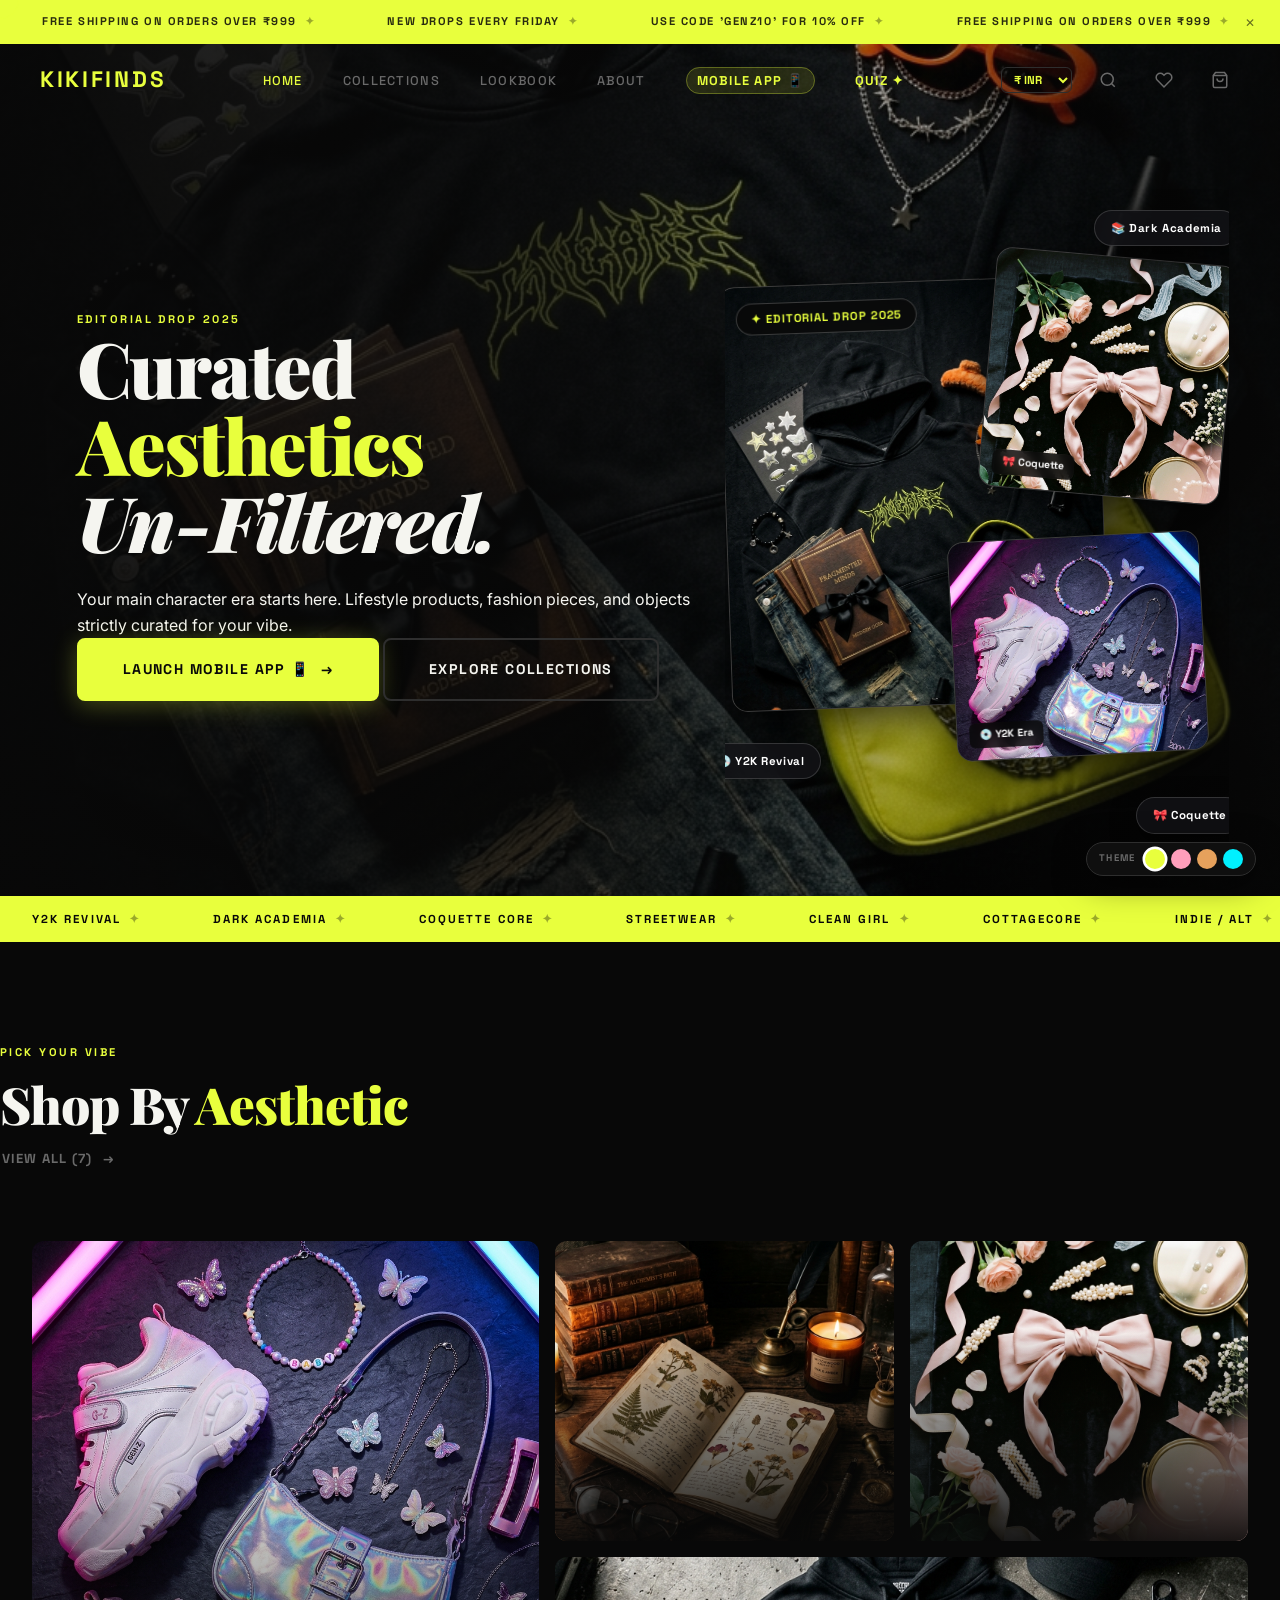
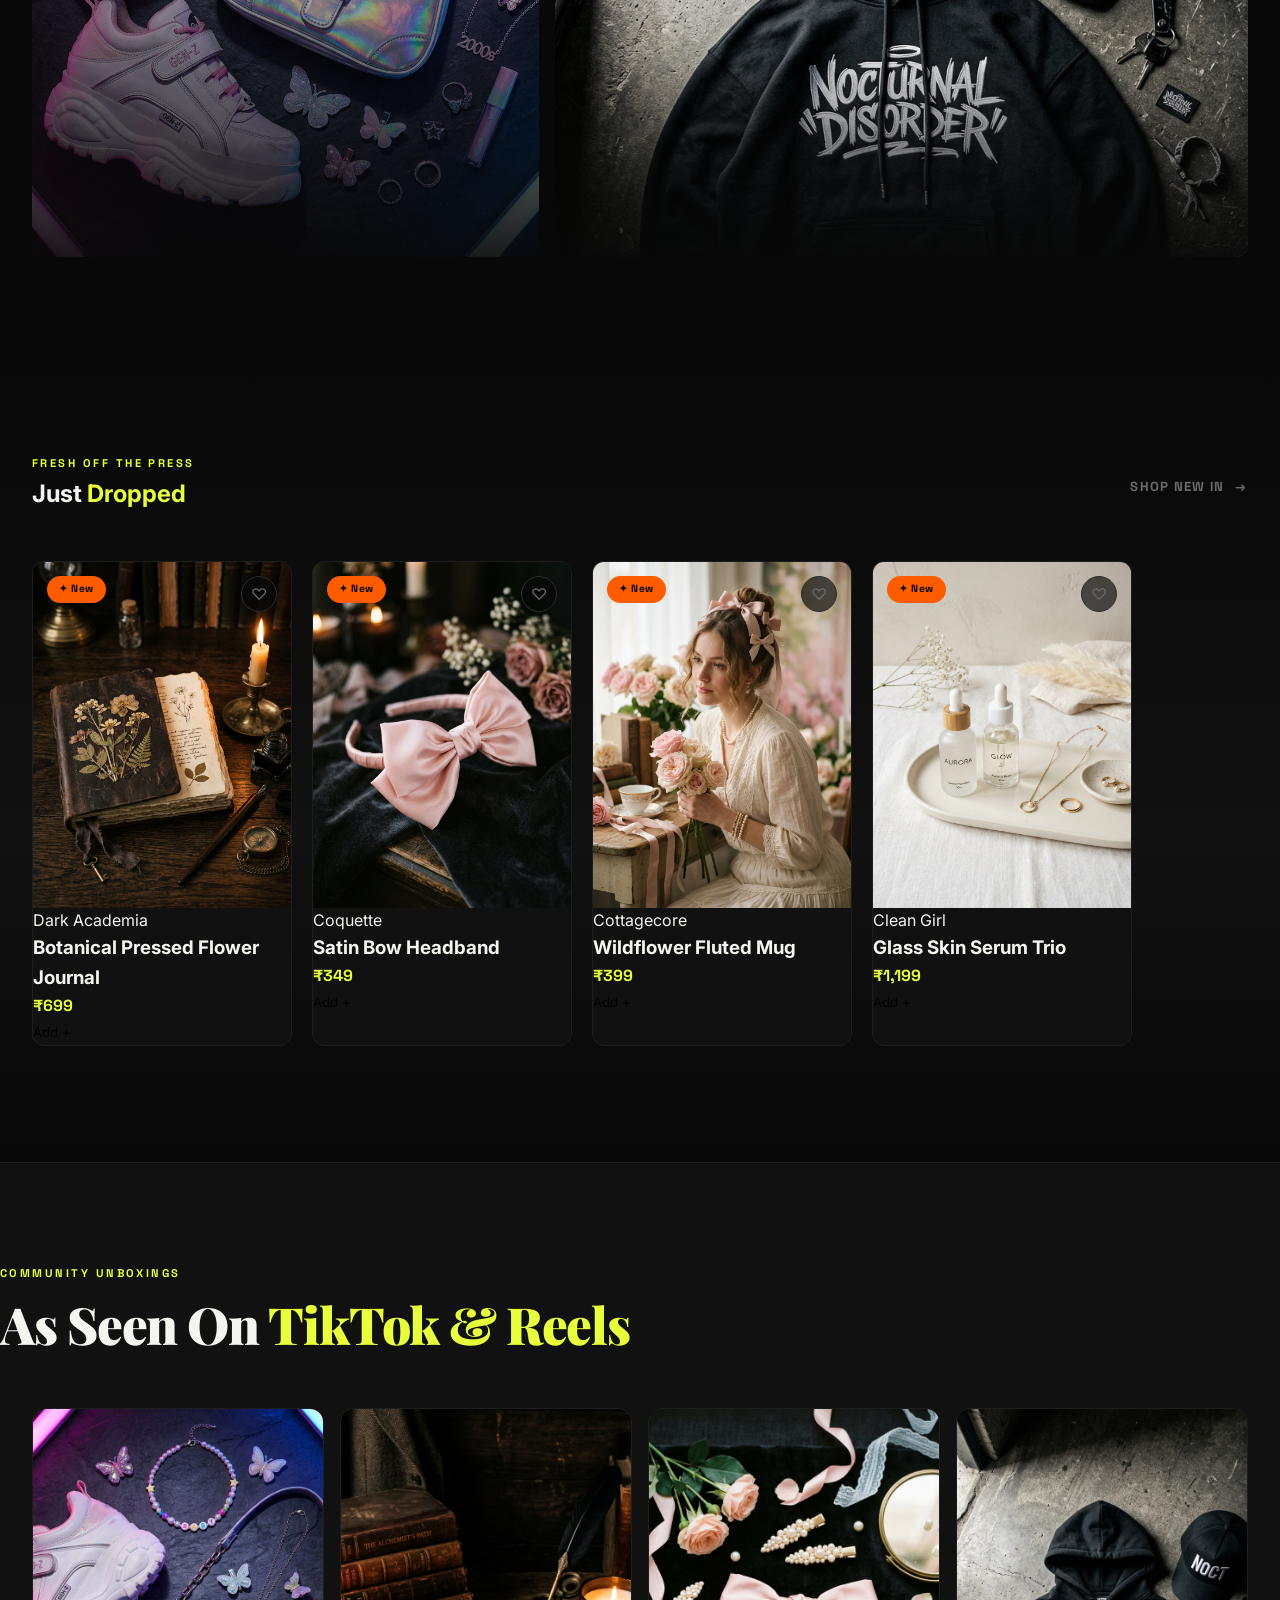
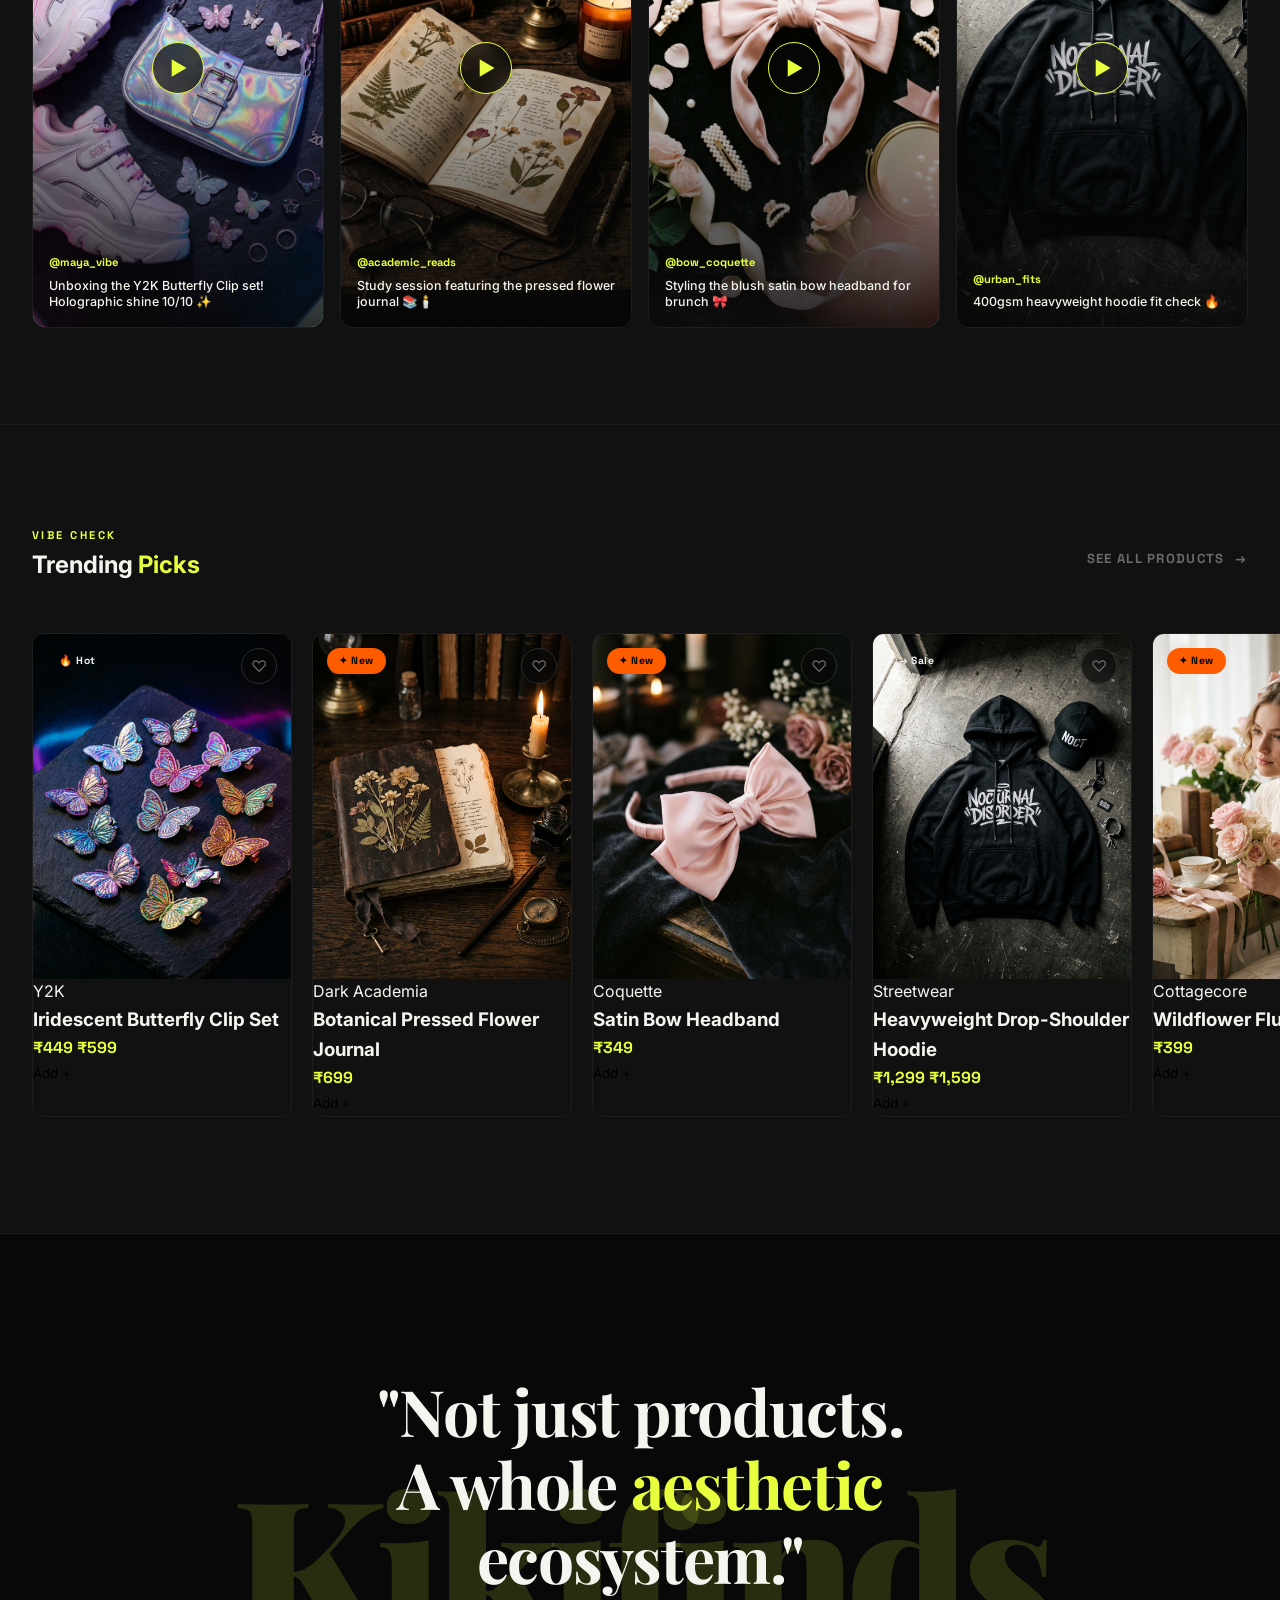
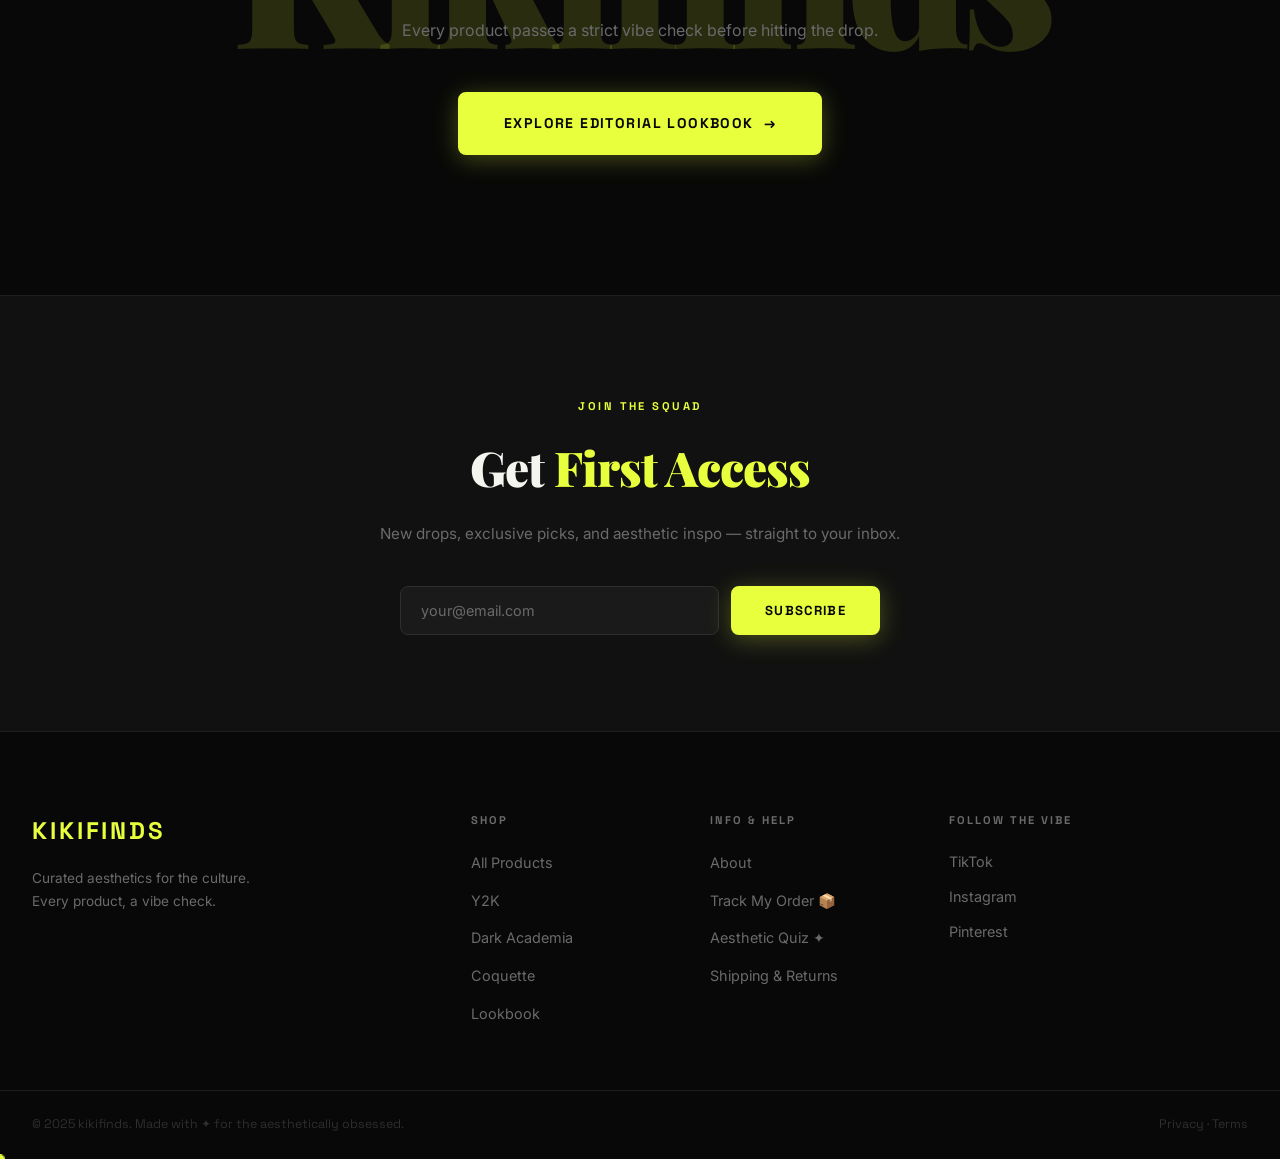
<file: index.html>
<!DOCTYPE html>
<html lang="en">
<head>
  <meta charset="UTF-8">
  <meta name="viewport" content="width=device-width, initial-scale=1.0">
  <title>kikifinds — Lifestyle Mix & Gen Z Aesthetics</title>
  <meta name="description" content="kikifinds is a modern lifestyle destination for Gen Z aesthetics — Y2K, Dark Academia, Coquette, Streetwear, Clean Girl, Indie/Alt, and Cottagecore.">
  <link rel="stylesheet" href="css/colors.css?v=2.1">
  <link rel="stylesheet" href="css/animations.css?v=2.1">
  <link rel="stylesheet" href="css/main.css?v=2.1">
  <link rel="stylesheet" href="css/components.css?v=2.1">
  <link rel="stylesheet" href="css/enhancements.css?v=2.1">
</head>
<body>

  <!-- Scroll progress bar -->
  <div class="scroll-progress" id="scroll-progress"></div>

  <!-- Theme Switcher Widget -->
  <div class="theme-switcher">
    <span class="theme-label">Theme</span>
    <button class="theme-btn t-chartreuse active" data-theme="chartreuse" onclick="applyTheme('chartreuse')" title="Electric Chartreuse"></button>
    <button class="theme-btn t-coquette" data-theme="coquette" onclick="applyTheme('coquette')" title="Coquette Blush"></button>
    <button class="theme-btn t-amber" data-theme="amber" onclick="applyTheme('amber')" title="Dark Academia Amber"></button>
    <button class="theme-btn t-vaporwave" data-theme="vaporwave" onclick="applyTheme('vaporwave')" title="Y2K Vaporwave"></button>
  </div>

  <!-- Announcement Bar -->
  <div class="announcement-bar" id="announcement-bar">
    <div class="announcement-track">
      <span class="announcement-item">FREE SHIPPING ON ORDERS OVER ₹999<span class="announcement-sep">✦</span></span>
      <span class="announcement-item">NEW DROPS EVERY FRIDAY<span class="announcement-sep">✦</span></span>
      <span class="announcement-item">USE CODE 'GENZ10' FOR 10% OFF<span class="announcement-sep">✦</span></span>
      <span class="announcement-item">FREE SHIPPING ON ORDERS OVER ₹999<span class="announcement-sep">✦</span></span>
    </div>
    <button class="announcement-close" id="announcement-close" aria-label="Close">✕</button>
  </div>

  <!-- ── NAVBAR ───────────────────────────────────────────── -->
  <nav class="navbar" id="navbar">
    <div class="nav-logo"><a href="index.html">KIKIFINDS</a></div>
    <ul class="nav-links">
      <li><a href="index.html" class="active">Home</a></li>
      <li><a href="collections.html">Collections</a></li>
      <li><a href="lookbook.html">Lookbook</a></li>
      <li><a href="about.html">About</a></li>
      <li><a href="app.html" style="color:var(--clr-accent-1);font-weight:700;background:rgba(232,255,61,0.12);padding:4px 10px;border-radius:99px;border:1px solid rgba(232,255,61,0.3)">Mobile App 📱</a></li>
      <li><a href="#" onclick="openVibeQuiz();return false;" style="color:var(--clr-accent-1);font-weight:700;">Quiz ✦</a></li>
    </ul>
    <div class="nav-actions">
      <select class="currency-select" id="currency-select" aria-label="Currency">
        <option value="INR">₹ INR</option>
        <option value="USD">$ USD</option>
        <option value="EUR">€ EUR</option>
        <option value="GBP">£ GBP</option>
      </select>
      <button class="nav-icon-btn" id="search-btn" aria-label="Search">
        <svg width="18" height="18" viewBox="0 0 24 24" fill="none" stroke="currentColor" stroke-width="2"><circle cx="11" cy="11" r="8"/><path d="m21 21-4.35-4.35"/></svg>
      </button>
      <a href="wishlist.html" class="nav-icon-btn" aria-label="Wishlist" style="position:relative">
        <svg width="18" height="18" viewBox="0 0 24 24" fill="none" stroke="currentColor" stroke-width="2"><path d="M20.84 4.61a5.5 5.5 0 0 0-7.78 0L12 5.67l-1.06-1.06a5.5 5.5 0 0 0-7.78 7.78l1.06 1.06L12 21.23l7.78-7.78 1.06-1.06a5.5 5.5 0 0 0 0-7.78z"/></svg>
        <span class="wishlist-badge" style="display:none">0</span>
      </a>
      <button class="nav-icon-btn" id="cart-btn" aria-label="Cart" style="position:relative">
        <svg width="18" height="18" viewBox="0 0 24 24" fill="none" stroke="currentColor" stroke-width="2"><path d="M6 2 3 6v14a2 2 0 0 0 2 2h14a2 2 0 0 0 2-2V6l-3-4z"/><line x1="3" y1="6" x2="21" y2="6"/><path d="M16 10a4 4 0 0 1-8 0"/></svg>
        <span class="cart-badge" style="display:none">0</span>
      </button>
      <button class="nav-hamburger" id="nav-hamburger" aria-label="Menu">
        <span></span><span></span><span></span>
      </button>
    </div>
  </nav>

  <!-- ── HERO SECTION ─────────────────────────────────────── -->
  <section class="hero">
    <div class="hero-bg-blob-1"></div>
    <div class="hero-bg-blob-2"></div>
    <div class="hero-inner">
      <div class="hero-content reveal">
        <span class="section-tag">Editorial Drop 2025</span>
        <h1 class="hero-title">
          Curated<br>
          <span class="accent-text">Aesthetics</span><br>
          <em>Un-Filtered.</em>
        </h1>
        <p class="hero-subtitle">
          Your main character era starts here. Lifestyle products, fashion pieces, and objects strictly curated for your vibe.
        </p>
        <div class="hero-cta-group">
          <a href="app.html" class="btn btn-primary btn-lg btn-icon-end">Launch Mobile App 📱</a>
          <a href="collections.html" class="btn btn-outline btn-lg">Explore Collections</a>
        </div>
      </div>
      <div class="hero-visual reveal reveal-d2">
        <div class="hero-collage">
          <div class="collage-card card-main">
            <img src="assets/images/hero.jpg" alt="kikifinds Main Editorial">
            <div class="collage-badge">✦ Editorial Drop 2025</div>
          </div>
          <div class="collage-card card-top">
            <img src="assets/images/cat-coquette.jpg" alt="Coquette Aesthetic">
            <span class="mini-tag">🎀 Coquette</span>
          </div>
          <div class="collage-card card-bottom">
            <img src="assets/images/cat-y2k.jpg" alt="Y2K Aesthetic">
            <span class="mini-tag">💿 Y2K Era</span>
          </div>
        </div>
        <div class="floating-tag tag-y2k">💿 Y2K Revival</div>
        <div class="floating-tag tag-da">📚 Dark Academia</div>
        <div class="floating-tag tag-coquette">🎀 Coquette</div>
      </div>
    </div>
  </section>

  <!-- ── MARQUEE TICKER ────────────────────────────────────── -->
  <div class="marquee-wrapper" aria-hidden="true">
    <div class="marquee-track">
      <span class="marquee-item">Y2K REVIVAL<span class="marquee-sep">✦</span></span>
      <span class="marquee-item">DARK ACADEMIA<span class="marquee-sep">✦</span></span>
      <span class="marquee-item">COQUETTE CORE<span class="marquee-sep">✦</span></span>
      <span class="marquee-item">STREETWEAR<span class="marquee-sep">✦</span></span>
      <span class="marquee-item">CLEAN GIRL<span class="marquee-sep">✦</span></span>
      <span class="marquee-item">COTTAGECORE<span class="marquee-sep">✦</span></span>
      <span class="marquee-item">INDIE / ALT<span class="marquee-sep">✦</span></span>
      <span class="marquee-item">Y2K REVIVAL<span class="marquee-sep">✦</span></span>
      <span class="marquee-item">DARK ACADEMIA<span class="marquee-sep">✦</span></span>
      <span class="marquee-item">COQUETTE CORE<span class="marquee-sep">✦</span></span>
      <span class="marquee-item">STREETWEAR<span class="marquee-sep">✦</span></span>
      <span class="marquee-item">CLEAN GIRL<span class="marquee-sep">✦</span></span>
      <span class="marquee-item">COTTAGECORE<span class="marquee-sep">✦</span></span>
      <span class="marquee-item">INDIE / ALT<span class="marquee-sep">✦</span></span>
    </div>
  </div>

  <!-- ── COLLECTIONS GRID ──────────────────────────────────── -->
  <section class="collections-section" id="collections">
    <div class="section-header reveal">
      <div>
        <span class="section-tag">Pick Your Vibe</span>
        <h2>Shop By <span class="accent-text">Aesthetic</span></h2>
      </div>
      <a href="collections.html" class="btn btn-ghost btn-icon-end">View All (7)</a>
    </div>
    <div class="col-grid">
      <a href="collections.html?filter=Y2K" class="col-card col-large reveal-left">
        <img src="assets/images/cat-y2k.jpg" alt="Y2K Aesthetic">
        <div class="col-card-overlay"></div>
        <div class="col-card-content">
          <span class="col-card-tag">💿 Holographic & Butterfly Clips</span>
          <h3>Y2K Revival</h3>
          <p>Iridescent, nostalgic, un-apologetically extra.</p>
        </div>
      </a>
      <a href="collections.html?filter=Dark+Academia" class="col-card reveal">
        <img src="assets/images/cat-dark-academia.jpg" alt="Dark Academia Aesthetic">
        <div class="col-card-overlay"></div>
        <div class="col-card-content">
          <span class="col-card-tag">📚 Leather & Amber Candles</span>
          <h3>Dark Academia</h3>
          <p>Eternal autumn vibes & study rituals.</p>
        </div>
      </a>
      <a href="collections.html?filter=Coquette" class="col-card reveal reveal-d1">
        <img src="assets/images/cat-coquette.jpg" alt="Coquette Aesthetic">
        <div class="col-card-overlay"></div>
        <div class="col-card-content">
          <span class="col-card-tag">🎀 Satin Bows & Pearls</span>
          <h3>Coquette Core</h3>
          <p>Soft, dreamy, romantic elegance.</p>
        </div>
      </a>
      <a href="collections.html?filter=Streetwear" class="col-card col-wide reveal-scale">
        <img src="assets/images/cat-streetwear.jpg" alt="Streetwear Aesthetic">
        <div class="col-card-overlay"></div>
        <div class="col-card-content">
          <span class="col-card-tag">🧢 Heavyweight Fleece & Caps</span>
          <h3>Streetwear</h3>
          <p>Urban staples built for the everyday grind.</p>
        </div>
      </a>
    </div>
  </section>

  <!-- ── NEW IN SECTION ───────────────────────────────────── -->
  <section class="new-in-section">
    <div class="new-in-header reveal">
      <div>
        <span class="section-tag">Fresh Off The Press</span>
        <h2>Just <span class="accent-text">Dropped</span></h2>
      </div>
      <a href="collections.html?sort=newest" class="btn btn-ghost btn-icon-end">Shop New In</a>
    </div>
    <div class="trending-scroll-wrap">
      <div class="trending-scroll" id="new-in-grid">
        <!-- Rendered dynamically by main.js -->
      </div>
    </div>
  </section>

  <!-- ── TIKTOK & REELS CREATOR SECTION ───────────────────── -->
  <section class="video-section">
    <div class="section-header center reveal">
      <span class="section-tag">Community Unboxings</span>
      <h2>As Seen On <span class="accent-text">TikTok & Reels</span></h2>
    </div>
    <div class="video-grid">
      <div class="video-card reveal" onclick="openQuickView(1)">
        <img src="assets/images/cat-y2k.jpg" alt="Y2K Creator Unboxing">
        <div class="video-card-overlay"></div>
        <div class="video-play-btn">▶</div>
        <div class="video-card-info">
          <span class="video-handle">@maya_vibe</span>
          <p class="video-caption">Unboxing the Y2K Butterfly Clip set! Holographic shine 10/10 ✨</p>
        </div>
      </div>
      <div class="video-card reveal reveal-d1" onclick="openQuickView(2)">
        <img src="assets/images/cat-dark-academia.jpg" alt="Dark Academia Unboxing">
        <div class="video-card-overlay"></div>
        <div class="video-play-btn">▶</div>
        <div class="video-card-info">
          <span class="video-handle">@academic_reads</span>
          <p class="video-caption">Study session featuring the pressed flower journal 📚🕯️</p>
        </div>
      </div>
      <div class="video-card reveal reveal-d2" onclick="openQuickView(3)">
        <img src="assets/images/cat-coquette.jpg" alt="Coquette Unboxing">
        <div class="video-card-overlay"></div>
        <div class="video-play-btn">▶</div>
        <div class="video-card-info">
          <span class="video-handle">@bow_coquette</span>
          <p class="video-caption">Styling the blush satin bow headband for brunch 🎀</p>
        </div>
      </div>
      <div class="video-card reveal reveal-d3" onclick="openQuickView(5)">
        <img src="assets/images/cat-streetwear.jpg" alt="Streetwear Unboxing">
        <div class="video-card-overlay"></div>
        <div class="video-play-btn">▶</div>
        <div class="video-card-info">
          <span class="video-handle">@urban_fits</span>
          <p class="video-caption">400gsm heavyweight hoodie fit check 🔥</p>
        </div>
      </div>
    </div>
  </section>

  <!-- ── TRENDING STRIP ────────────────────────────────────── -->
  <section class="trending-section" id="trending">
    <div class="trending-header">
      <div class="reveal">
        <span class="section-tag">Vibe Check</span>
        <h2>Trending <span class="accent-text">Picks</span></h2>
      </div>
      <a href="collections.html" class="btn btn-ghost btn-icon-end reveal reveal-d2">See All Products</a>
    </div>
    <div class="trending-scroll-wrap">
      <div class="trending-scroll" id="trending-scroll">
        <!-- Rendered dynamically by main.js -->
      </div>
    </div>
  </section>

  <!-- ── STATEMENT SECTION ─────────────────────────────────── -->
  <section class="statement-section">
    <div class="statement-inner reveal">
      <p class="statement-text">
        "Not just products.<br>
        A whole <span class="accent-text">aesthetic</span> ecosystem."
      </p>
      <p class="statement-sub">Every product passes a strict vibe check before hitting the drop.</p>
      <a href="lookbook.html" class="btn btn-primary btn-lg btn-icon-end">Explore Editorial Lookbook</a>
    </div>
  </section>

  <!-- ── NEWSLETTER ────────────────────────────────────────── -->
  <section class="newsletter-section">
    <div class="newsletter-inner reveal">
      <span class="section-tag">Join the Squad</span>
      <h2>Get <span class="accent-text">First Access</span></h2>
      <p>New drops, exclusive picks, and aesthetic inspo — straight to your inbox.</p>
      <form class="newsletter-form" id="newsletter-form" novalidate>
        <input class="newsletter-input" type="email" placeholder="your@email.com">
        <button type="submit" class="btn btn-primary">Subscribe</button>
      </form>
    </div>
  </section>

  <!-- ── SEARCH OVERLAY ────────────────────────────────────── -->
  <div class="search-overlay" id="search-overlay">
    <button class="search-close" id="search-close" aria-label="Close search">✕</button>
    <div class="search-input-wrap">
      <input type="text" class="search-input" id="search-input" placeholder="Search aesthetics, products, tags…">
      <span class="search-icon">🔍</span>
    </div>
    <div class="search-hint" id="search-hint">Popular picks</div>
    <div class="search-results" id="search-results"></div>
  </div>

  <!-- ── CART DRAWER ───────────────────────────────────────── -->
  <div class="cart-overlay" id="cart-overlay"></div>
  <div class="cart-drawer" id="cart-drawer">
    <div class="cart-drawer-header">
      <div>
        <span class="cart-drawer-title">Your Cart</span>
        <span class="cart-drawer-count">0</span>
      </div>
      <button class="cart-drawer-close" id="cart-drawer-close">✕</button>
    </div>
    <div class="cart-drawer-body" id="cart-items">
      <!-- Rendered by cart.js -->
    </div>
    <div class="cart-drawer-footer">
      <form class="cart-coupon-wrap" id="cart-coupon-form">
        <input type="text" class="cart-coupon-input" id="cart-coupon-input" placeholder="Promo code (GENZ10)">
        <button type="submit" class="cart-coupon-btn">Apply</button>
      </form>
      <div class="cart-subtotal">
        <span class="cart-subtotal-label">Subtotal</span>
        <span class="cart-total-amount" id="cart-total">₹0</span>
      </div>
      <p class="cart-note">Taxes & shipping calculated at checkout.</p>
      <button class="btn btn-primary cart-checkout" id="cart-checkout-btn">Proceed to Checkout →</button>
    </div>
  </div>

  <!-- ── MOBILE MENU ───────────────────────────────────────── -->
  <div class="menu-overlay" id="menu-overlay"></div>
  <div class="mobile-menu" id="mobile-menu">
    <div class="mobile-menu-header">
      <span class="mobile-menu-logo">KIKIFINDS</span>
      <button class="mobile-menu-close" id="mobile-menu-close">✕</button>
    </div>
    <div class="mobile-nav-links">
      <a href="index.html" class="mobile-nav-link active">Home</a>
      <a href="collections.html" class="mobile-nav-link">Collections</a>
      <a href="lookbook.html" class="mobile-nav-link">Lookbook</a>
      <a href="wishlist.html" class="mobile-nav-link">Wishlist</a>
      <a href="about.html" class="mobile-nav-link">About</a>
      <a href="#" onclick="openVibeQuiz();return false;" class="mobile-nav-link" style="color:var(--clr-accent-1)">Find Your Vibe ✦</a>
      <a href="#" onclick="openTrackModal();return false;" class="mobile-nav-link">Track Order 📦</a>
    </div>
    <div class="mobile-menu-footer">
      <span class="mobile-footer-label">Follow the vibe</span>
      <div class="mobile-socials">
        <a href="#" class="mobile-social">TikTok</a>
        <a href="#" class="mobile-social">Instagram</a>
        <a href="#" class="mobile-social">Pinterest</a>
      </div>
    </div>
  </div>

  <!-- ── FOOTER ────────────────────────────────────────────── -->
  <footer class="footer">
    <div class="footer-inner">
      <div class="footer-brand">
        <span class="footer-logo">KIKIFINDS</span>
        <p>Curated aesthetics for the culture. Every product, a vibe check.</p>
      </div>
      <div class="footer-col">
        <h4>Shop</h4>
        <ul>
          <li><a href="collections.html">All Products</a></li>
          <li><a href="collections.html?filter=Y2K">Y2K</a></li>
          <li><a href="collections.html?filter=Dark+Academia">Dark Academia</a></li>
          <li><a href="collections.html?filter=Coquette">Coquette</a></li>
          <li><a href="lookbook.html">Lookbook</a></li>
        </ul>
      </div>
      <div class="footer-col">
        <h4>Info & Help</h4>
        <ul>
          <li><a href="about.html">About</a></li>
          <li><a href="#" onclick="openTrackModal();return false;">Track My Order 📦</a></li>
          <li><a href="#" onclick="openVibeQuiz();return false;">Aesthetic Quiz ✦</a></li>
          <li><a href="#">Shipping & Returns</a></li>
        </ul>
      </div>
      <div class="footer-col">
        <h4>Follow the Vibe</h4>
        <div class="social-icons">
          <a href="#" class="social-icon">TikTok</a>
          <a href="#" class="social-icon">Instagram</a>
          <a href="#" class="social-icon">Pinterest</a>
        </div>
      </div>
    </div>
    <div class="footer-bottom">
      <p>© 2025 kikifinds. Made with ✦ for the aesthetically obsessed.</p>
      <p>Privacy · Terms</p>
    </div>
  </footer>

  <script src="data/products.js"></script>
  <script src="js/features.js"></script>
  <script src="js/main.js"></script>
  <script src="js/ui.js"></script>
  <script src="js/cart.js"></script>
  <script src="js/search.js"></script>

</body>
</html>
</file>
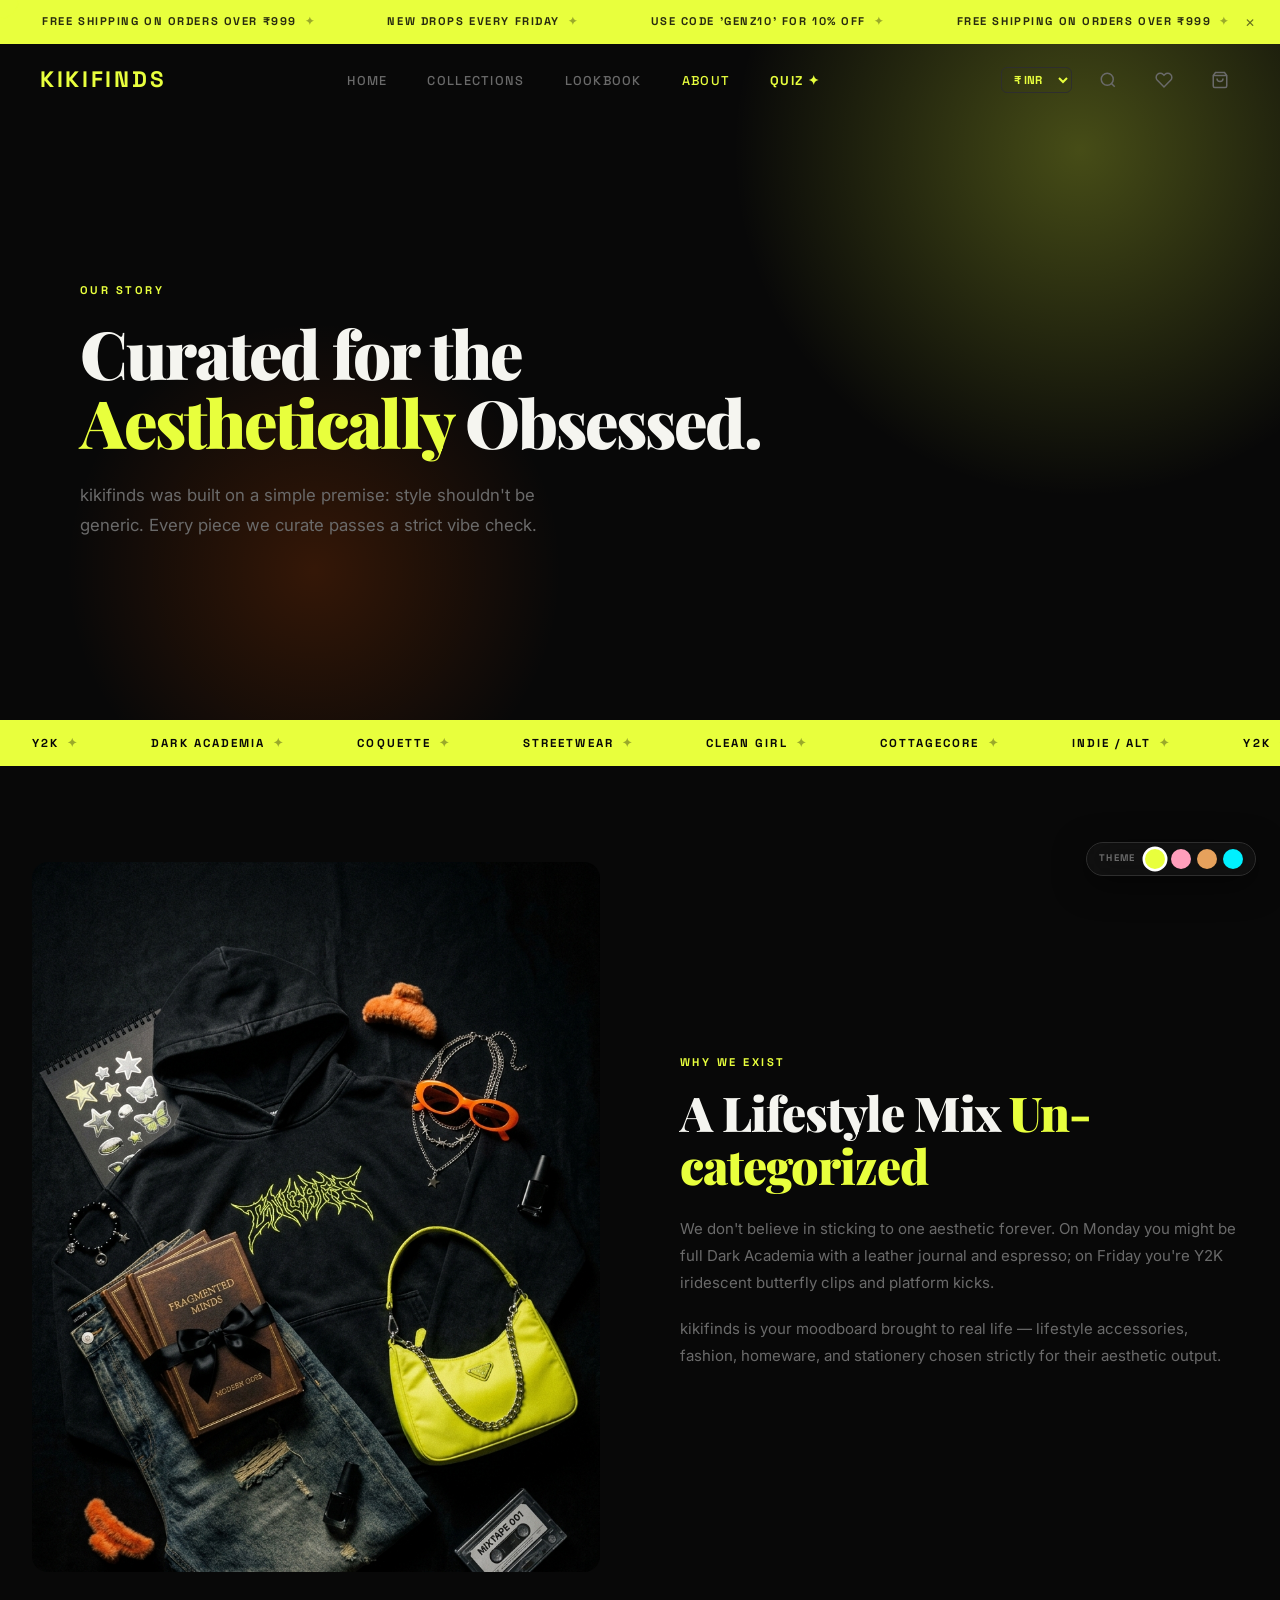
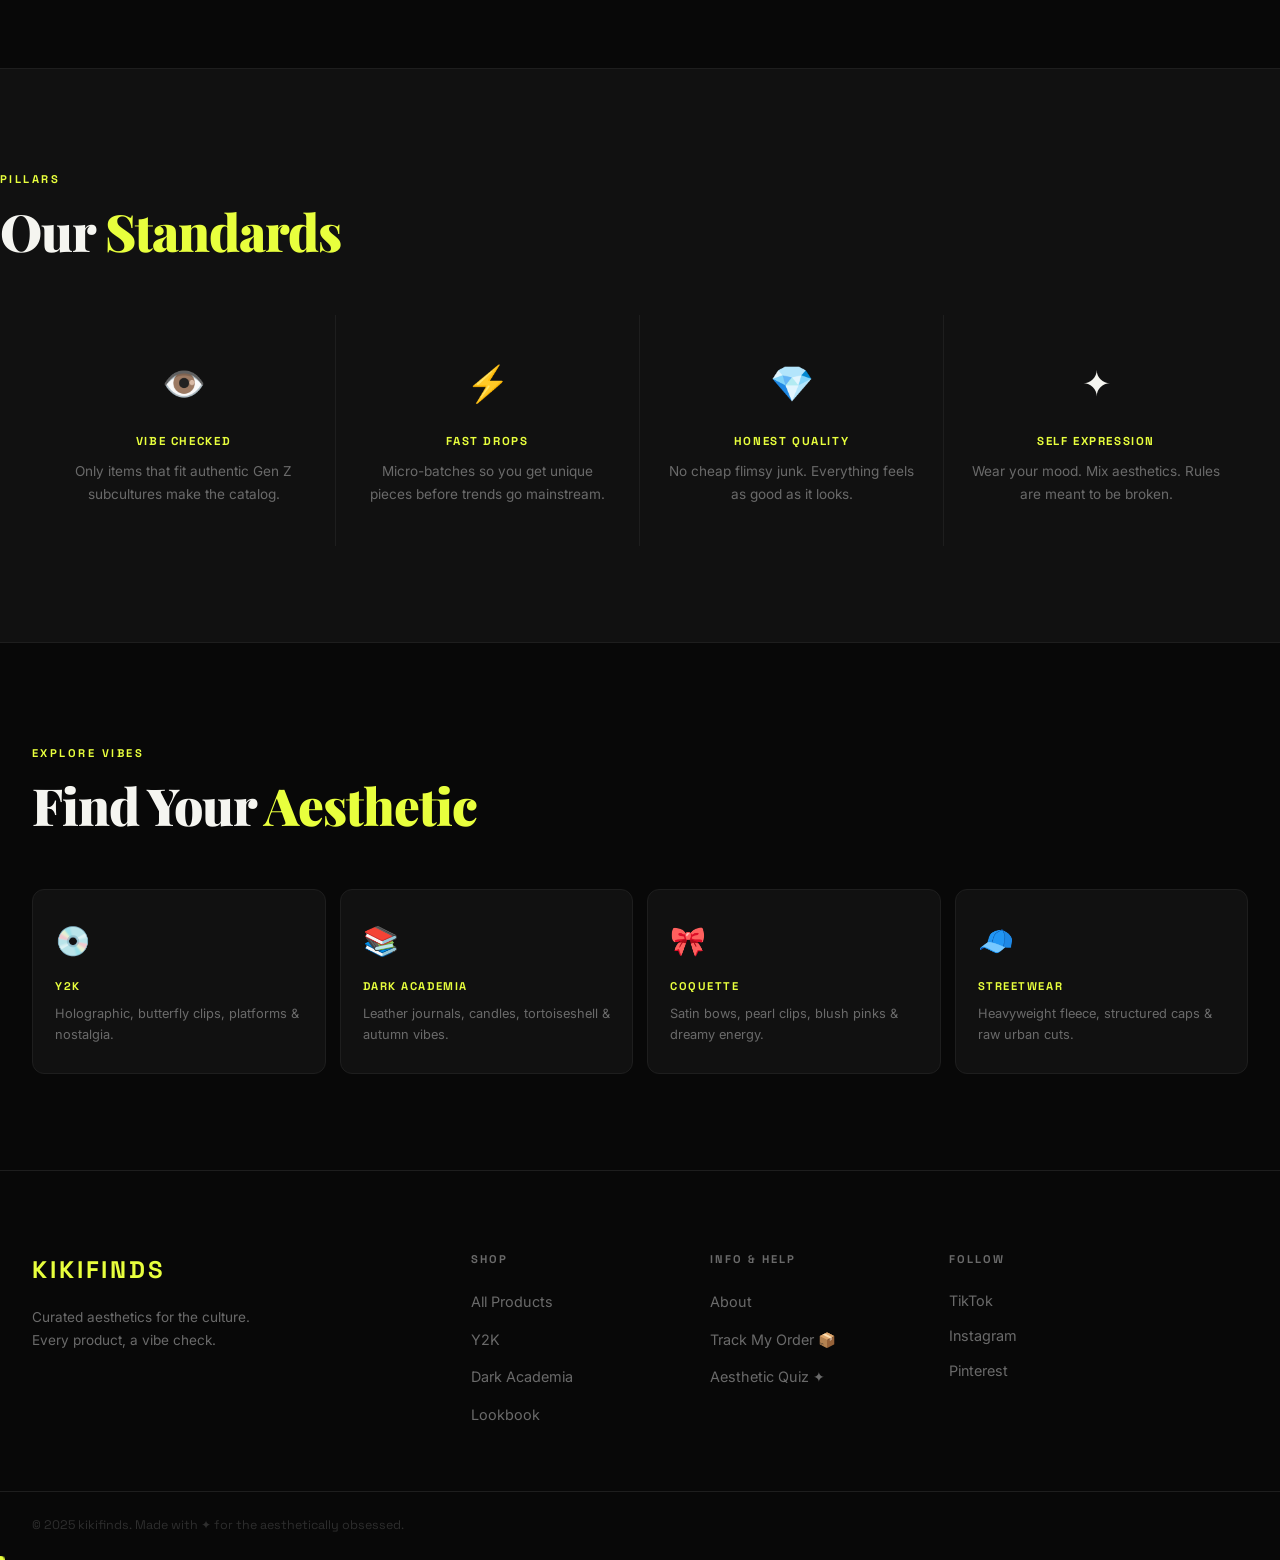
<file: about.html>
<!DOCTYPE html>
<html lang="en">
<head>
  <meta charset="UTF-8">
  <meta name="viewport" content="width=device-width, initial-scale=1.0">
  <title>About — kikifinds</title>
  <meta name="description" content="The story, mission, and aesthetic values behind kikifinds.">
  <link rel="stylesheet" href="css/colors.css?v=2.1">
  <link rel="stylesheet" href="css/animations.css?v=2.1">
  <link rel="stylesheet" href="css/main.css?v=2.1">
  <link rel="stylesheet" href="css/components.css?v=2.1">
  <link rel="stylesheet" href="css/enhancements.css?v=2.1">
</head>
<body>

  <div class="scroll-progress" id="scroll-progress"></div>

  <!-- Theme Switcher Widget -->
  <div class="theme-switcher">
    <span class="theme-label">Theme</span>
    <button class="theme-btn t-chartreuse active" data-theme="chartreuse" onclick="applyTheme('chartreuse')" title="Electric Chartreuse"></button>
    <button class="theme-btn t-coquette" data-theme="coquette" onclick="applyTheme('coquette')" title="Coquette Blush"></button>
    <button class="theme-btn t-amber" data-theme="amber" onclick="applyTheme('amber')" title="Dark Academia Amber"></button>
    <button class="theme-btn t-vaporwave" data-theme="vaporwave" onclick="applyTheme('vaporwave')" title="Y2K Vaporwave"></button>
  </div>

  <!-- Announcement Bar -->
  <div class="announcement-bar" id="announcement-bar">
    <div class="announcement-track">
      <span class="announcement-item">FREE SHIPPING ON ORDERS OVER ₹999<span class="announcement-sep">✦</span></span>
      <span class="announcement-item">NEW DROPS EVERY FRIDAY<span class="announcement-sep">✦</span></span>
      <span class="announcement-item">USE CODE 'GENZ10' FOR 10% OFF<span class="announcement-sep">✦</span></span>
      <span class="announcement-item">FREE SHIPPING ON ORDERS OVER ₹999<span class="announcement-sep">✦</span></span>
    </div>
    <button class="announcement-close" id="announcement-close" aria-label="Close">✕</button>
  </div>

  <!-- Navbar -->
  <nav class="navbar scrolled" id="navbar">
    <div class="nav-logo"><a href="index.html">KIKIFINDS</a></div>
    <ul class="nav-links">
      <li><a href="index.html">Home</a></li>
      <li><a href="collections.html">Collections</a></li>
      <li><a href="lookbook.html">Lookbook</a></li>
      <li><a href="about.html" class="active">About</a></li>
      <li><a href="#" onclick="openVibeQuiz();return false;" style="color:var(--clr-accent-1);font-weight:700;">Quiz ✦</a></li>
    </ul>
    <div class="nav-actions">
      <select class="currency-select" id="currency-select" aria-label="Currency">
        <option value="INR">₹ INR</option>
        <option value="USD">$ USD</option>
        <option value="EUR">€ EUR</option>
        <option value="GBP">£ GBP</option>
      </select>
      <button class="nav-icon-btn" id="search-btn" aria-label="Search">
        <svg width="18" height="18" viewBox="0 0 24 24" fill="none" stroke="currentColor" stroke-width="2"><circle cx="11" cy="11" r="8"/><path d="m21 21-4.35-4.35"/></svg>
      </button>
      <a href="wishlist.html" class="nav-icon-btn" aria-label="Wishlist" style="position:relative">
        <svg width="18" height="18" viewBox="0 0 24 24" fill="none" stroke="currentColor" stroke-width="2"><path d="M20.84 4.61a5.5 5.5 0 0 0-7.78 0L12 5.67l-1.06-1.06a5.5 5.5 0 0 0-7.78 7.78l1.06 1.06L12 21.23l7.78-7.78 1.06-1.06a5.5 5.5 0 0 0 0-7.78z"/></svg>
        <span class="wishlist-badge" style="display:none">0</span>
      </a>
      <button class="nav-icon-btn" id="cart-btn" aria-label="Cart" style="position:relative">
        <svg width="18" height="18" viewBox="0 0 24 24" fill="none" stroke="currentColor" stroke-width="2"><path d="M6 2 3 6v14a2 2 0 0 0 2 2h14a2 2 0 0 0 2-2V6l-3-4z"/><line x1="3" y1="6" x2="21" y2="6"/><path d="M16 10a4 4 0 0 1-8 0"/></svg>
        <span class="cart-badge" style="display:none">0</span>
      </button>
      <button class="nav-hamburger" id="nav-hamburger" aria-label="Menu">
        <span></span><span></span><span></span>
      </button>
    </div>
  </nav>

  <!-- About Hero -->
  <section class="about-hero">
    <div class="about-bg-blob-1"></div>
    <div class="about-bg-blob-2"></div>
    <div class="about-hero-content reveal">
      <span class="section-tag">Our Story</span>
      <h1>Curated for the <span class="accent-text">Aesthetically</span> Obsessed.</h1>
      <p>kikifinds was built on a simple premise: style shouldn't be generic. Every piece we curate passes a strict vibe check.</p>
    </div>
  </section>

  <!-- Marquee -->
  <div class="marquee-wrapper" aria-hidden="true">
    <div class="marquee-track">
      <span class="marquee-item">Y2K<span class="marquee-sep">✦</span></span>
      <span class="marquee-item">DARK ACADEMIA<span class="marquee-sep">✦</span></span>
      <span class="marquee-item">COQUETTE<span class="marquee-sep">✦</span></span>
      <span class="marquee-item">STREETWEAR<span class="marquee-sep">✦</span></span>
      <span class="marquee-item">CLEAN GIRL<span class="marquee-sep">✦</span></span>
      <span class="marquee-item">COTTAGECORE<span class="marquee-sep">✦</span></span>
      <span class="marquee-item">INDIE / ALT<span class="marquee-sep">✦</span></span>
      <span class="marquee-item">Y2K<span class="marquee-sep">✦</span></span>
    </div>
  </div>

  <!-- Story Section -->
  <section class="about-story">
    <div class="about-story-img reveal-scale">
      <img src="assets/images/hero.jpg" alt="kikifinds Aesthetic">
    </div>
    <div class="about-story-text reveal">
      <span class="section-tag">Why We Exist</span>
      <h2>A Lifestyle Mix <span class="accent-text">Un-categorized</span></h2>
      <p>We don't believe in sticking to one aesthetic forever. On Monday you might be full Dark Academia with a leather journal and espresso; on Friday you're Y2K iridescent butterfly clips and platform kicks.</p>
      <p>kikifinds is your moodboard brought to real life — lifestyle accessories, fashion, homeware, and stationery chosen strictly for their aesthetic output.</p>
    </div>
  </section>

  <!-- Values -->
  <section class="about-values">
    <div class="section-header center reveal">
      <span class="section-tag">Pillars</span>
      <h2>Our <span class="accent-text">Standards</span></h2>
    </div>
    <div class="values-grid">
      <div class="value-card reveal">
        <span class="value-icon">👁️</span>
        <h3 class="value-name">Vibe Checked</h3>
        <p class="value-desc">Only items that fit authentic Gen Z subcultures make the catalog.</p>
      </div>
      <div class="value-card reveal reveal-d1">
        <span class="value-icon">⚡</span>
        <h3 class="value-name">Fast Drops</h3>
        <p class="value-desc">Micro-batches so you get unique pieces before trends go mainstream.</p>
      </div>
      <div class="value-card reveal reveal-d2">
        <span class="value-icon">💎</span>
        <h3 class="value-name">Honest Quality</h3>
        <p class="value-desc">No cheap flimsy junk. Everything feels as good as it looks.</p>
      </div>
      <div class="value-card reveal reveal-d3">
        <span class="value-icon">✦</span>
        <h3 class="value-name">Self Expression</h3>
        <p class="value-desc">Wear your mood. Mix aesthetics. Rules are meant to be broken.</p>
      </div>
    </div>
  </section>

  <!-- Aesthetic Grid -->
  <section class="about-aesthetics">
    <div class="section-header reveal">
      <span class="section-tag">Explore Vibes</span>
      <h2>Find Your <span class="accent-text">Aesthetic</span></h2>
    </div>
    <div class="aesthetics-grid-about">
      <a href="collections.html?filter=Y2K" class="aesthetic-card-about reveal">
        <span class="aesthetic-emoji">💿</span>
        <h3 class="aesthetic-name-label">Y2K</h3>
        <p class="aesthetic-desc-short">Holographic, butterfly clips, platforms & nostalgia.</p>
      </a>
      <a href="collections.html?filter=Dark+Academia" class="aesthetic-card-about reveal reveal-d1">
        <span class="aesthetic-emoji">📚</span>
        <h3 class="aesthetic-name-label">Dark Academia</h3>
        <p class="aesthetic-desc-short">Leather journals, candles, tortoiseshell & autumn vibes.</p>
      </a>
      <a href="collections.html?filter=Coquette" class="aesthetic-card-about reveal reveal-d2">
        <span class="aesthetic-emoji">🎀</span>
        <h3 class="aesthetic-name-label">Coquette</h3>
        <p class="aesthetic-desc-short">Satin bows, pearl clips, blush pinks & dreamy energy.</p>
      </a>
      <a href="collections.html?filter=Streetwear" class="aesthetic-card-about reveal reveal-d3">
        <span class="aesthetic-emoji">🧢</span>
        <h3 class="aesthetic-name-label">Streetwear</h3>
        <p class="aesthetic-desc-short">Heavyweight fleece, structured caps & raw urban cuts.</p>
      </a>
    </div>
  </section>

  <!-- Search Overlay -->
  <div class="search-overlay" id="search-overlay">
    <button class="search-close" id="search-close" aria-label="Close search">✕</button>
    <div class="search-input-wrap">
      <input type="text" class="search-input" id="search-input" placeholder="Search aesthetics, products, tags…">
      <span class="search-icon">🔍</span>
    </div>
    <div class="search-hint" id="search-hint">Popular picks</div>
    <div class="search-results" id="search-results"></div>
  </div>

  <!-- Cart Drawer -->
  <div class="cart-overlay" id="cart-overlay"></div>
  <div class="cart-drawer" id="cart-drawer">
    <div class="cart-drawer-header">
      <div>
        <span class="cart-drawer-title">Your Cart</span>
        <span class="cart-drawer-count">0</span>
      </div>
      <button class="cart-drawer-close" id="cart-drawer-close">✕</button>
    </div>
    <div class="cart-drawer-body" id="cart-items"></div>
    <div class="cart-drawer-footer">
      <form class="cart-coupon-wrap" id="cart-coupon-form">
        <input type="text" class="cart-coupon-input" id="cart-coupon-input" placeholder="Promo code (GENZ10)">
        <button type="submit" class="cart-coupon-btn">Apply</button>
      </form>
      <div class="cart-subtotal">
        <span class="cart-subtotal-label">Subtotal</span>
        <span class="cart-total-amount" id="cart-total">₹0</span>
      </div>
      <p class="cart-note">Taxes & shipping calculated at checkout.</p>
      <button class="btn btn-primary cart-checkout" id="cart-checkout-btn">Proceed to Checkout →</button>
    </div>
  </div>

  <!-- Mobile Menu -->
  <div class="menu-overlay" id="menu-overlay"></div>
  <div class="mobile-menu" id="mobile-menu">
    <div class="mobile-menu-header">
      <span class="mobile-menu-logo">KIKIFINDS</span>
      <button class="mobile-menu-close" id="mobile-menu-close">✕</button>
    </div>
    <div class="mobile-nav-links">
      <a href="index.html" class="mobile-nav-link">Home</a>
      <a href="collections.html" class="mobile-nav-link">Collections</a>
      <a href="lookbook.html" class="mobile-nav-link">Lookbook</a>
      <a href="wishlist.html" class="mobile-nav-link">Wishlist</a>
      <a href="about.html" class="mobile-nav-link active">About</a>
      <a href="#" onclick="openVibeQuiz();return false;" class="mobile-nav-link" style="color:var(--clr-accent-1)">Find Your Vibe ✦</a>
      <a href="#" onclick="openTrackModal();return false;" class="mobile-nav-link">Track Order 📦</a>
    </div>
    <div class="mobile-menu-footer">
      <span class="mobile-footer-label">Follow the vibe</span>
      <div class="mobile-socials">
        <a href="#" class="mobile-social">TikTok</a>
        <a href="#" class="mobile-social">Instagram</a>
        <a href="#" class="mobile-social">Pinterest</a>
      </div>
    </div>
  </div>

  <!-- Footer -->
  <footer class="footer">
    <div class="footer-inner">
      <div class="footer-brand">
        <span class="footer-logo">KIKIFINDS</span>
        <p>Curated aesthetics for the culture. Every product, a vibe check.</p>
      </div>
      <div class="footer-col">
        <h4>Shop</h4>
        <ul>
          <li><a href="collections.html">All Products</a></li>
          <li><a href="collections.html?filter=Y2K">Y2K</a></li>
          <li><a href="collections.html?filter=Dark+Academia">Dark Academia</a></li>
          <li><a href="lookbook.html">Lookbook</a></li>
        </ul>
      </div>
      <div class="footer-col">
        <h4>Info & Help</h4>
        <ul>
          <li><a href="about.html">About</a></li>
          <li><a href="#" onclick="openTrackModal();return false;">Track My Order 📦</a></li>
          <li><a href="#" onclick="openVibeQuiz();return false;">Aesthetic Quiz ✦</a></li>
        </ul>
      </div>
      <div class="footer-col">
        <h4>Follow</h4>
        <div class="social-icons">
          <a href="#" class="social-icon">TikTok</a>
          <a href="#" class="social-icon">Instagram</a>
          <a href="#" class="social-icon">Pinterest</a>
        </div>
      </div>
    </div>
    <div class="footer-bottom">
      <p>© 2025 kikifinds. Made with ✦ for the aesthetically obsessed.</p>
    </div>
  </footer>

  <script src="data/products.js"></script>
  <script src="js/features.js"></script>
  <script src="js/main.js"></script>
  <script src="js/ui.js"></script>
  <script src="js/cart.js"></script>
  <script src="js/search.js"></script>

</body>
</html>
</file>
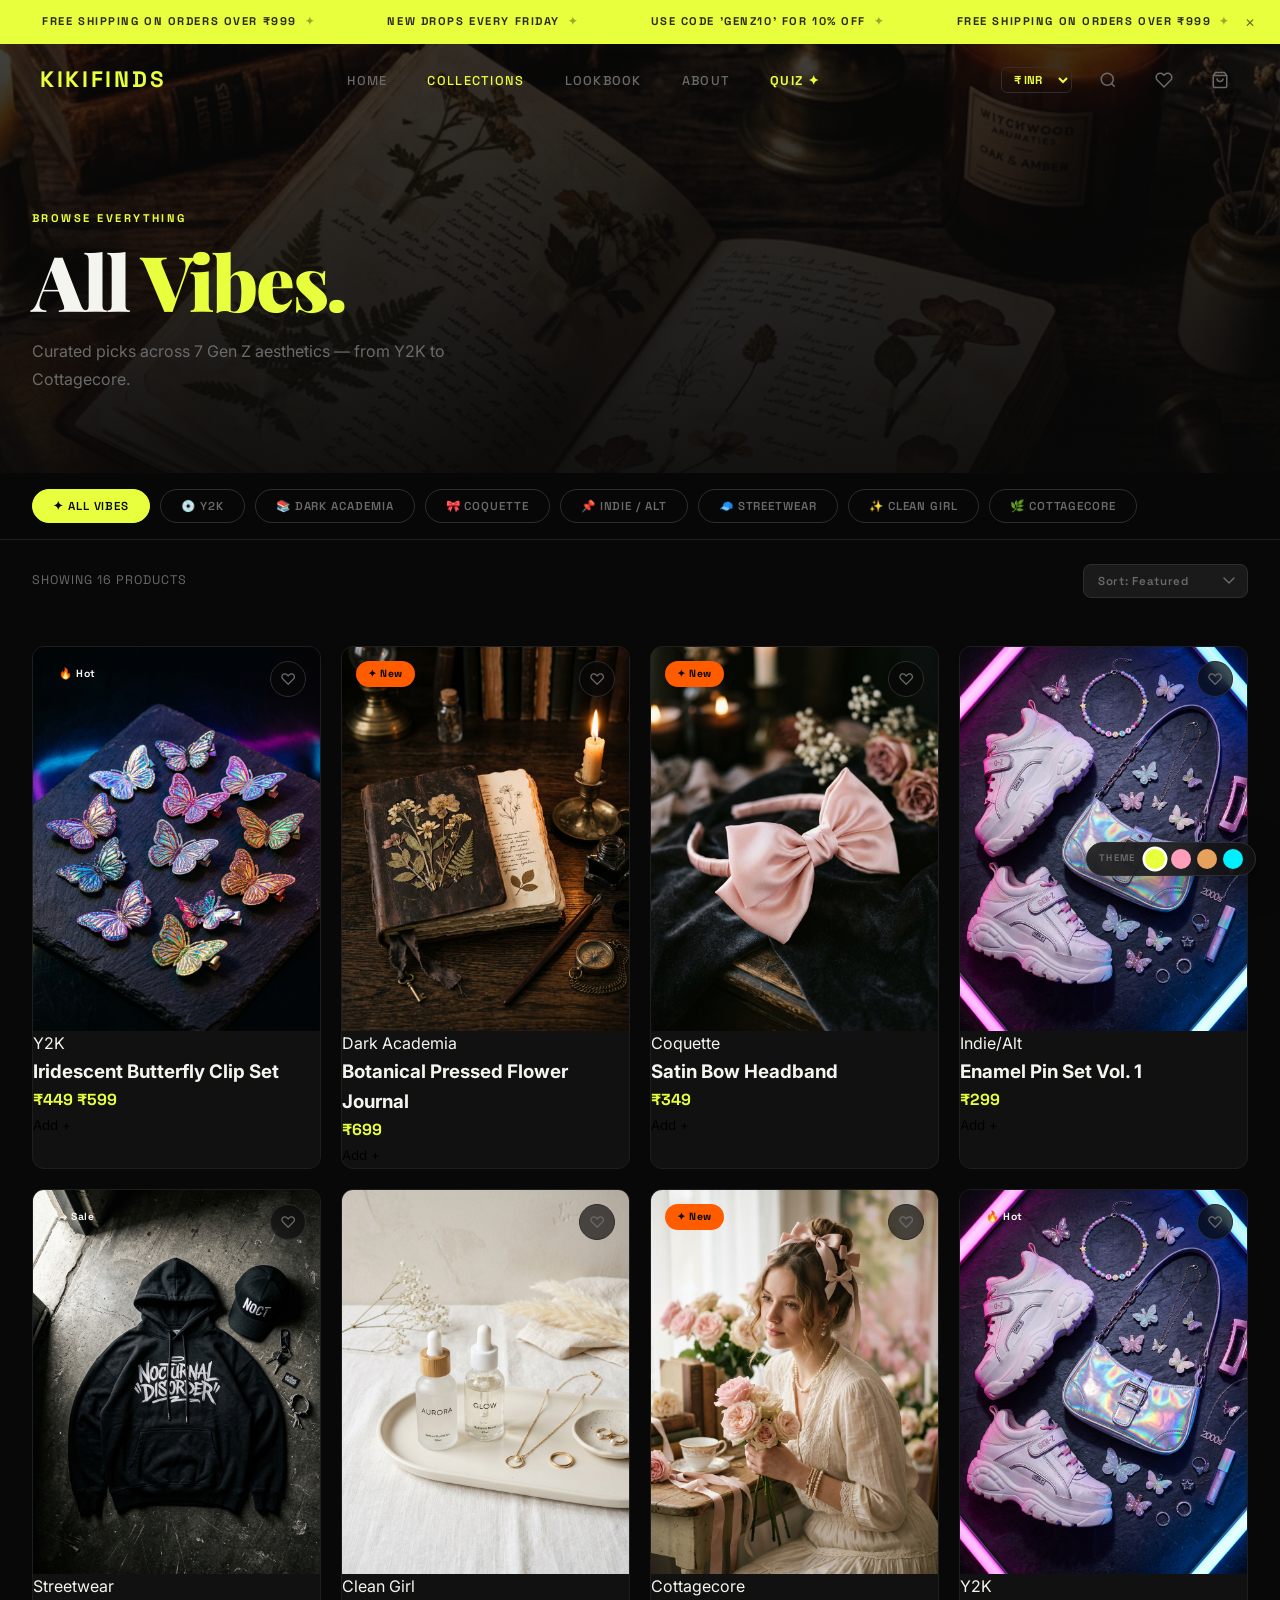
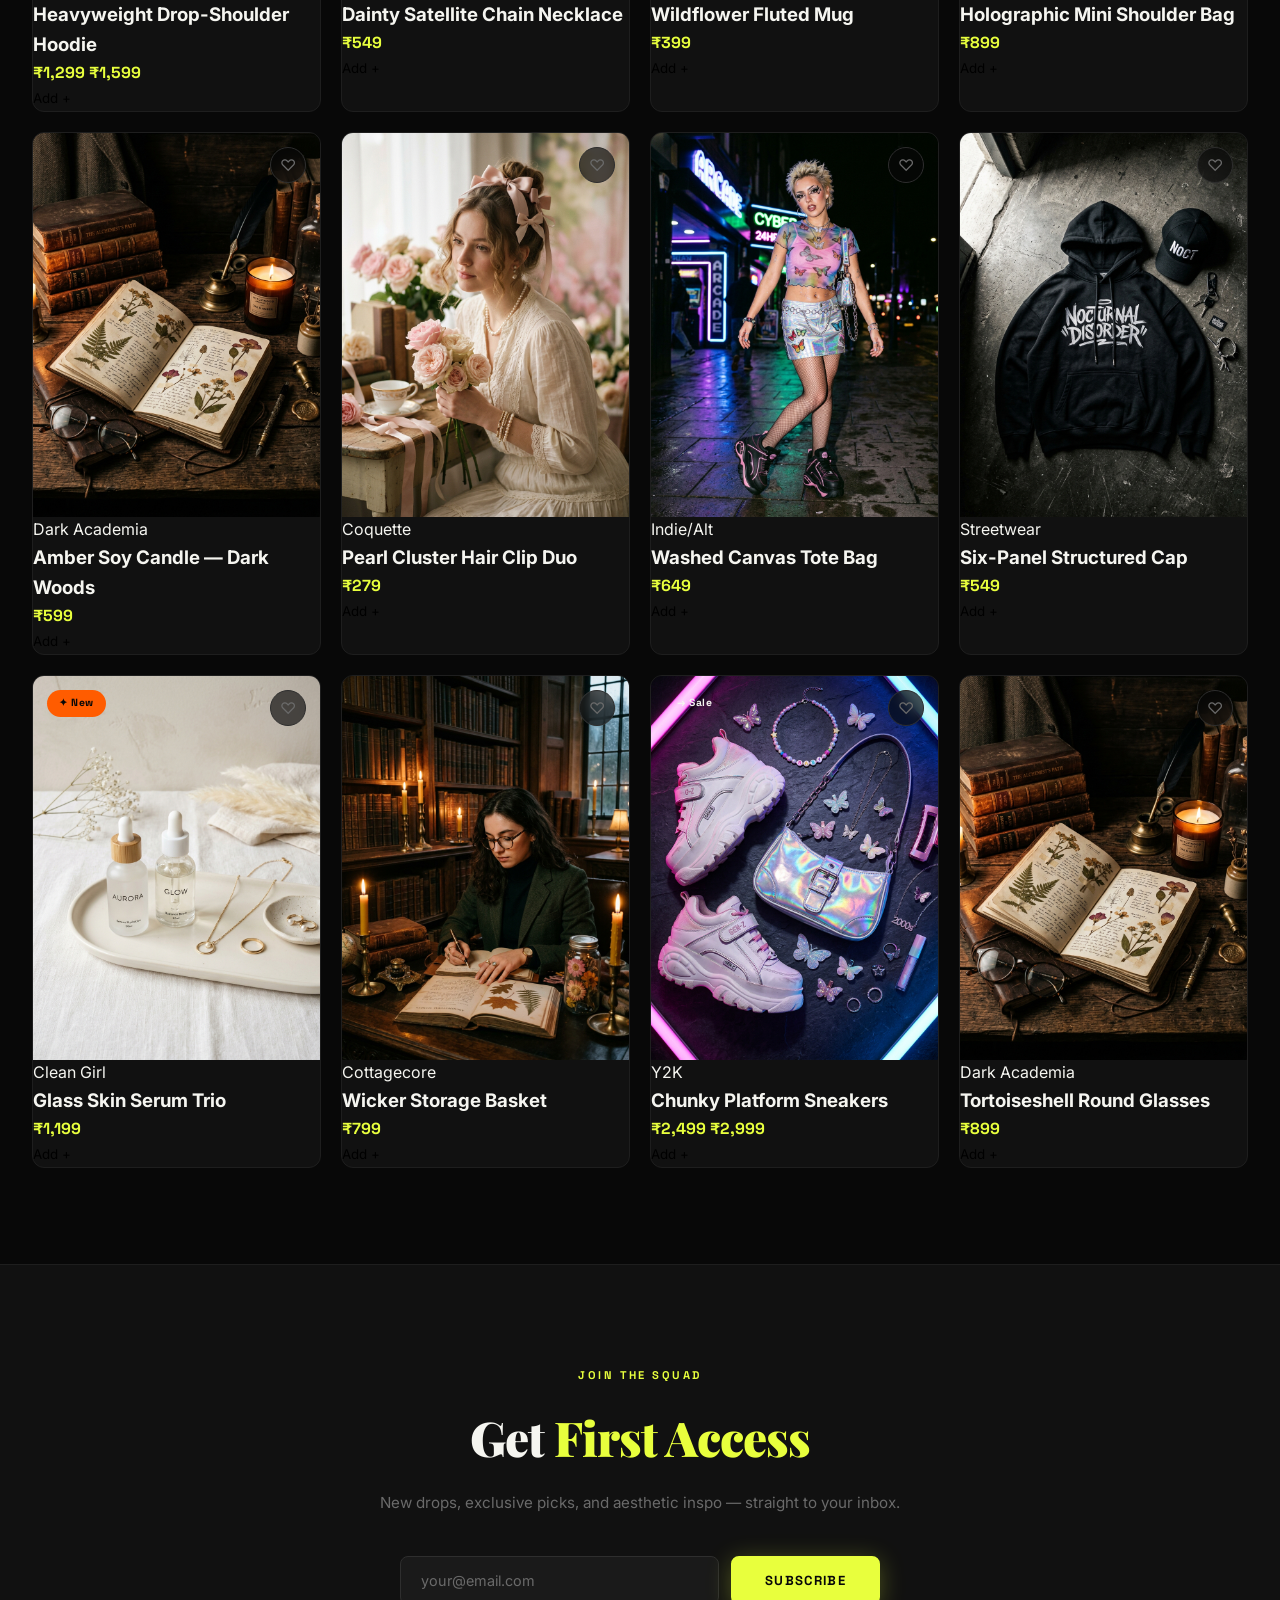
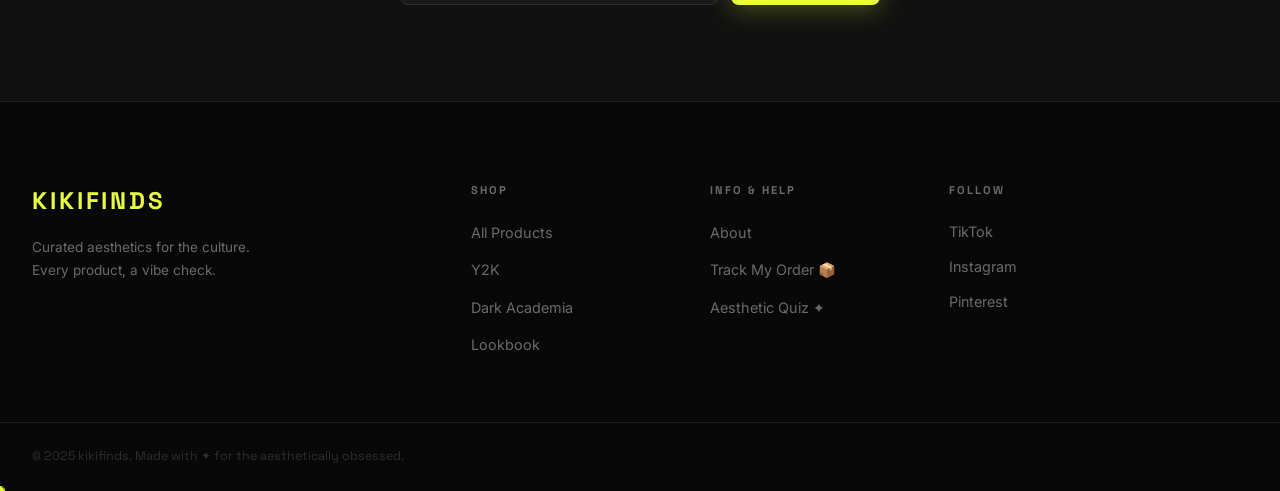
<file: collections.html>
<!DOCTYPE html>
<html lang="en">
<head>
  <meta charset="UTF-8">
  <meta name="viewport" content="width=device-width, initial-scale=1.0">
  <title>Collections — kikifinds</title>
  <meta name="description" content="Browse all Gen Z aesthetic lifestyle products at kikifinds. Filter by Y2K, Dark Academia, Coquette, Streetwear, Clean Girl, Indie/Alt, and Cottagecore.">
  <link rel="stylesheet" href="css/colors.css?v=2.1">
  <link rel="stylesheet" href="css/animations.css?v=2.1">
  <link rel="stylesheet" href="css/main.css?v=2.1">
  <link rel="stylesheet" href="css/components.css?v=2.1">
  <link rel="stylesheet" href="css/enhancements.css?v=2.1">
</head>
<body>

  <!-- Scroll progress bar -->
  <div class="scroll-progress" id="scroll-progress"></div>

  <!-- Theme Switcher Widget -->
  <div class="theme-switcher">
    <span class="theme-label">Theme</span>
    <button class="theme-btn t-chartreuse active" data-theme="chartreuse" onclick="applyTheme('chartreuse')" title="Electric Chartreuse"></button>
    <button class="theme-btn t-coquette" data-theme="coquette" onclick="applyTheme('coquette')" title="Coquette Blush"></button>
    <button class="theme-btn t-amber" data-theme="amber" onclick="applyTheme('amber')" title="Dark Academia Amber"></button>
    <button class="theme-btn t-vaporwave" data-theme="vaporwave" onclick="applyTheme('vaporwave')" title="Y2K Vaporwave"></button>
  </div>

  <!-- Announcement Bar -->
  <div class="announcement-bar" id="announcement-bar">
    <div class="announcement-track">
      <span class="announcement-item">FREE SHIPPING ON ORDERS OVER ₹999<span class="announcement-sep">✦</span></span>
      <span class="announcement-item">NEW DROPS EVERY FRIDAY<span class="announcement-sep">✦</span></span>
      <span class="announcement-item">USE CODE 'GENZ10' FOR 10% OFF<span class="announcement-sep">✦</span></span>
      <span class="announcement-item">FREE SHIPPING ON ORDERS OVER ₹999<span class="announcement-sep">✦</span></span>
    </div>
    <button class="announcement-close" id="announcement-close" aria-label="Close">✕</button>
  </div>

  <!-- ── NAVBAR ───────────────────────────────────────────── -->
  <nav class="navbar scrolled" id="navbar">
    <div class="nav-logo"><a href="index.html">KIKIFINDS</a></div>
    <ul class="nav-links">
      <li><a href="index.html">Home</a></li>
      <li><a href="collections.html" class="active">Collections</a></li>
      <li><a href="lookbook.html">Lookbook</a></li>
      <li><a href="about.html">About</a></li>
      <li><a href="#" onclick="openVibeQuiz();return false;" style="color:var(--clr-accent-1);font-weight:700;">Quiz ✦</a></li>
    </ul>
    <div class="nav-actions">
      <select class="currency-select" id="currency-select" aria-label="Currency">
        <option value="INR">₹ INR</option>
        <option value="USD">$ USD</option>
        <option value="EUR">€ EUR</option>
        <option value="GBP">£ GBP</option>
      </select>
      <button class="nav-icon-btn" id="search-btn" aria-label="Search">
        <svg width="18" height="18" viewBox="0 0 24 24" fill="none" stroke="currentColor" stroke-width="2"><circle cx="11" cy="11" r="8"/><path d="m21 21-4.35-4.35"/></svg>
      </button>
      <a href="wishlist.html" class="nav-icon-btn" aria-label="Wishlist" style="position:relative">
        <svg width="18" height="18" viewBox="0 0 24 24" fill="none" stroke="currentColor" stroke-width="2"><path d="M20.84 4.61a5.5 5.5 0 0 0-7.78 0L12 5.67l-1.06-1.06a5.5 5.5 0 0 0-7.78 7.78l1.06 1.06L12 21.23l7.78-7.78 1.06-1.06a5.5 5.5 0 0 0 0-7.78z"/></svg>
        <span class="wishlist-badge" style="display:none">0</span>
      </a>
      <button class="nav-icon-btn" id="cart-btn" aria-label="Cart" style="position:relative">
        <svg width="18" height="18" viewBox="0 0 24 24" fill="none" stroke="currentColor" stroke-width="2"><path d="M6 2 3 6v14a2 2 0 0 0 2 2h14a2 2 0 0 0 2-2V6l-3-4z"/><line x1="3" y1="6" x2="21" y2="6"/><path d="M16 10a4 4 0 0 1-8 0"/></svg>
        <span class="cart-badge" style="display:none">0</span>
      </button>
      <button class="nav-hamburger" id="nav-hamburger" aria-label="Menu">
        <span></span><span></span><span></span>
      </button>
    </div>
  </nav>

  <!-- ── PAGE HERO ─────────────────────────────────────────── -->
  <div class="page-hero">
    <span class="section-tag">Browse Everything</span>
    <h1>All <span class="accent-text">Vibes.</span></h1>
    <p>Curated picks across 7 Gen Z aesthetics — from Y2K to Cottagecore.</p>
  </div>

  <!-- ── FILTER BAR + SORT ─────────────────────────────────── -->
  <div class="filter-bar">
    <div class="filter-pills">
      <button class="filter-pill active" data-filter="all">✦ All Vibes</button>
      <button class="filter-pill" data-filter="Y2K">💿 Y2K</button>
      <button class="filter-pill" data-filter="Dark Academia">📚 Dark Academia</button>
      <button class="filter-pill" data-filter="Coquette">🎀 Coquette</button>
      <button class="filter-pill" data-filter="Indie/Alt">📌 Indie / Alt</button>
      <button class="filter-pill" data-filter="Streetwear">🧢 Streetwear</button>
      <button class="filter-pill" data-filter="Clean Girl">✨ Clean Girl</button>
      <button class="filter-pill" data-filter="Cottagecore">🌿 Cottagecore</button>
    </div>
  </div>

  <!-- Product count & Sort bar -->
  <div style="max-width:1280px; margin:0 auto; padding:24px 32px 0; display:flex; align-items:center; justify-content:space-between; flex-wrap:wrap; gap:16px;">
    <p style="font-family:'Space Grotesk',sans-serif; font-size:0.78rem; color:var(--clr-text-muted); letter-spacing:0.08em; text-transform:uppercase;">
      Showing <span id="product-count">16 products</span>
    </p>
    <div class="sort-wrap">
      <select class="sort-select" id="sort-select" aria-label="Sort products">
        <option value="default">Sort: Featured</option>
        <option value="price-low">Price: Low to High</option>
        <option value="price-high">Price: High to Low</option>
        <option value="newest">Newest First</option>
        <option value="trending">Trending First</option>
      </select>
    </div>
  </div>

  <!-- ── PRODUCT GRID ──────────────────────────────────────── -->
  <div class="product-grid" id="product-grid">
    <!-- Rendered by collections.js -->
  </div>

  <!-- ── NEWSLETTER ────────────────────────────────────────── -->
  <section class="newsletter-section">
    <div class="newsletter-inner reveal">
      <span class="section-tag">Join the Squad</span>
      <h2>Get <span class="accent-text">First Access</span></h2>
      <p>New drops, exclusive picks, and aesthetic inspo — straight to your inbox.</p>
      <form class="newsletter-form" id="newsletter-form" novalidate>
        <input class="newsletter-input" type="email" placeholder="your@email.com">
        <button type="submit" class="btn btn-primary">Subscribe</button>
      </form>
    </div>
  </section>

  <!-- ── SEARCH OVERLAY ────────────────────────────────────── -->
  <div class="search-overlay" id="search-overlay">
    <button class="search-close" id="search-close" aria-label="Close search">✕</button>
    <div class="search-input-wrap">
      <input type="text" class="search-input" id="search-input" placeholder="Search aesthetics, products, tags…">
      <span class="search-icon">🔍</span>
    </div>
    <div class="search-hint" id="search-hint">Popular picks</div>
    <div class="search-results" id="search-results"></div>
  </div>

  <!-- ── CART DRAWER ───────────────────────────────────────── -->
  <div class="cart-overlay" id="cart-overlay"></div>
  <div class="cart-drawer" id="cart-drawer">
    <div class="cart-drawer-header">
      <div>
        <span class="cart-drawer-title">Your Cart</span>
        <span class="cart-drawer-count">0</span>
      </div>
      <button class="cart-drawer-close" id="cart-drawer-close">✕</button>
    </div>
    <div class="cart-drawer-body" id="cart-items">
      <!-- Rendered by cart.js -->
    </div>
    <div class="cart-drawer-footer">
      <form class="cart-coupon-wrap" id="cart-coupon-form">
        <input type="text" class="cart-coupon-input" id="cart-coupon-input" placeholder="Promo code (GENZ10)">
        <button type="submit" class="cart-coupon-btn">Apply</button>
      </form>
      <div class="cart-subtotal">
        <span class="cart-subtotal-label">Subtotal</span>
        <span class="cart-total-amount" id="cart-total">₹0</span>
      </div>
      <p class="cart-note">Taxes & shipping calculated at checkout.</p>
      <button class="btn btn-primary cart-checkout" id="cart-checkout-btn">Proceed to Checkout →</button>
    </div>
  </div>

  <!-- ── MOBILE MENU ───────────────────────────────────────── -->
  <div class="menu-overlay" id="menu-overlay"></div>
  <div class="mobile-menu" id="mobile-menu">
    <div class="mobile-menu-header">
      <span class="mobile-menu-logo">KIKIFINDS</span>
      <button class="mobile-menu-close" id="mobile-menu-close">✕</button>
    </div>
    <div class="mobile-nav-links">
      <a href="index.html" class="mobile-nav-link">Home</a>
      <a href="collections.html" class="mobile-nav-link active">Collections</a>
      <a href="lookbook.html" class="mobile-nav-link">Lookbook</a>
      <a href="wishlist.html" class="mobile-nav-link">Wishlist</a>
      <a href="about.html" class="mobile-nav-link">About</a>
      <a href="#" onclick="openVibeQuiz();return false;" class="mobile-nav-link" style="color:var(--clr-accent-1)">Find Your Vibe ✦</a>
      <a href="#" onclick="openTrackModal();return false;" class="mobile-nav-link">Track Order 📦</a>
    </div>
    <div class="mobile-menu-footer">
      <span class="mobile-footer-label">Follow the vibe</span>
      <div class="mobile-socials">
        <a href="#" class="mobile-social">TikTok</a>
        <a href="#" class="mobile-social">Instagram</a>
        <a href="#" class="mobile-social">Pinterest</a>
      </div>
    </div>
  </div>

  <!-- ── FOOTER ────────────────────────────────────────────── -->
  <footer class="footer">
    <div class="footer-inner">
      <div class="footer-brand">
        <span class="footer-logo">KIKIFINDS</span>
        <p>Curated aesthetics for the culture. Every product, a vibe check.</p>
      </div>
      <div class="footer-col">
        <h4>Shop</h4>
        <ul>
          <li><a href="collections.html">All Products</a></li>
          <li><a href="collections.html?filter=Y2K">Y2K</a></li>
          <li><a href="collections.html?filter=Dark+Academia">Dark Academia</a></li>
          <li><a href="lookbook.html">Lookbook</a></li>
        </ul>
      </div>
      <div class="footer-col">
        <h4>Info & Help</h4>
        <ul>
          <li><a href="about.html">About</a></li>
          <li><a href="#" onclick="openTrackModal();return false;">Track My Order 📦</a></li>
          <li><a href="#" onclick="openVibeQuiz();return false;">Aesthetic Quiz ✦</a></li>
        </ul>
      </div>
      <div class="footer-col">
        <h4>Follow</h4>
        <div class="social-icons">
          <a href="#" class="social-icon">TikTok</a>
          <a href="#" class="social-icon">Instagram</a>
          <a href="#" class="social-icon">Pinterest</a>
        </div>
      </div>
    </div>
    <div class="footer-bottom">
      <p>© 2025 kikifinds. Made with ✦ for the aesthetically obsessed.</p>
    </div>
  </footer>

  <script src="data/products.js"></script>
  <script src="js/features.js"></script>
  <script src="js/main.js"></script>
  <script src="js/ui.js"></script>
  <script src="js/cart.js"></script>
  <script src="js/search.js"></script>
  <script src="js/collections.js"></script>

</body>
</html>
</file>
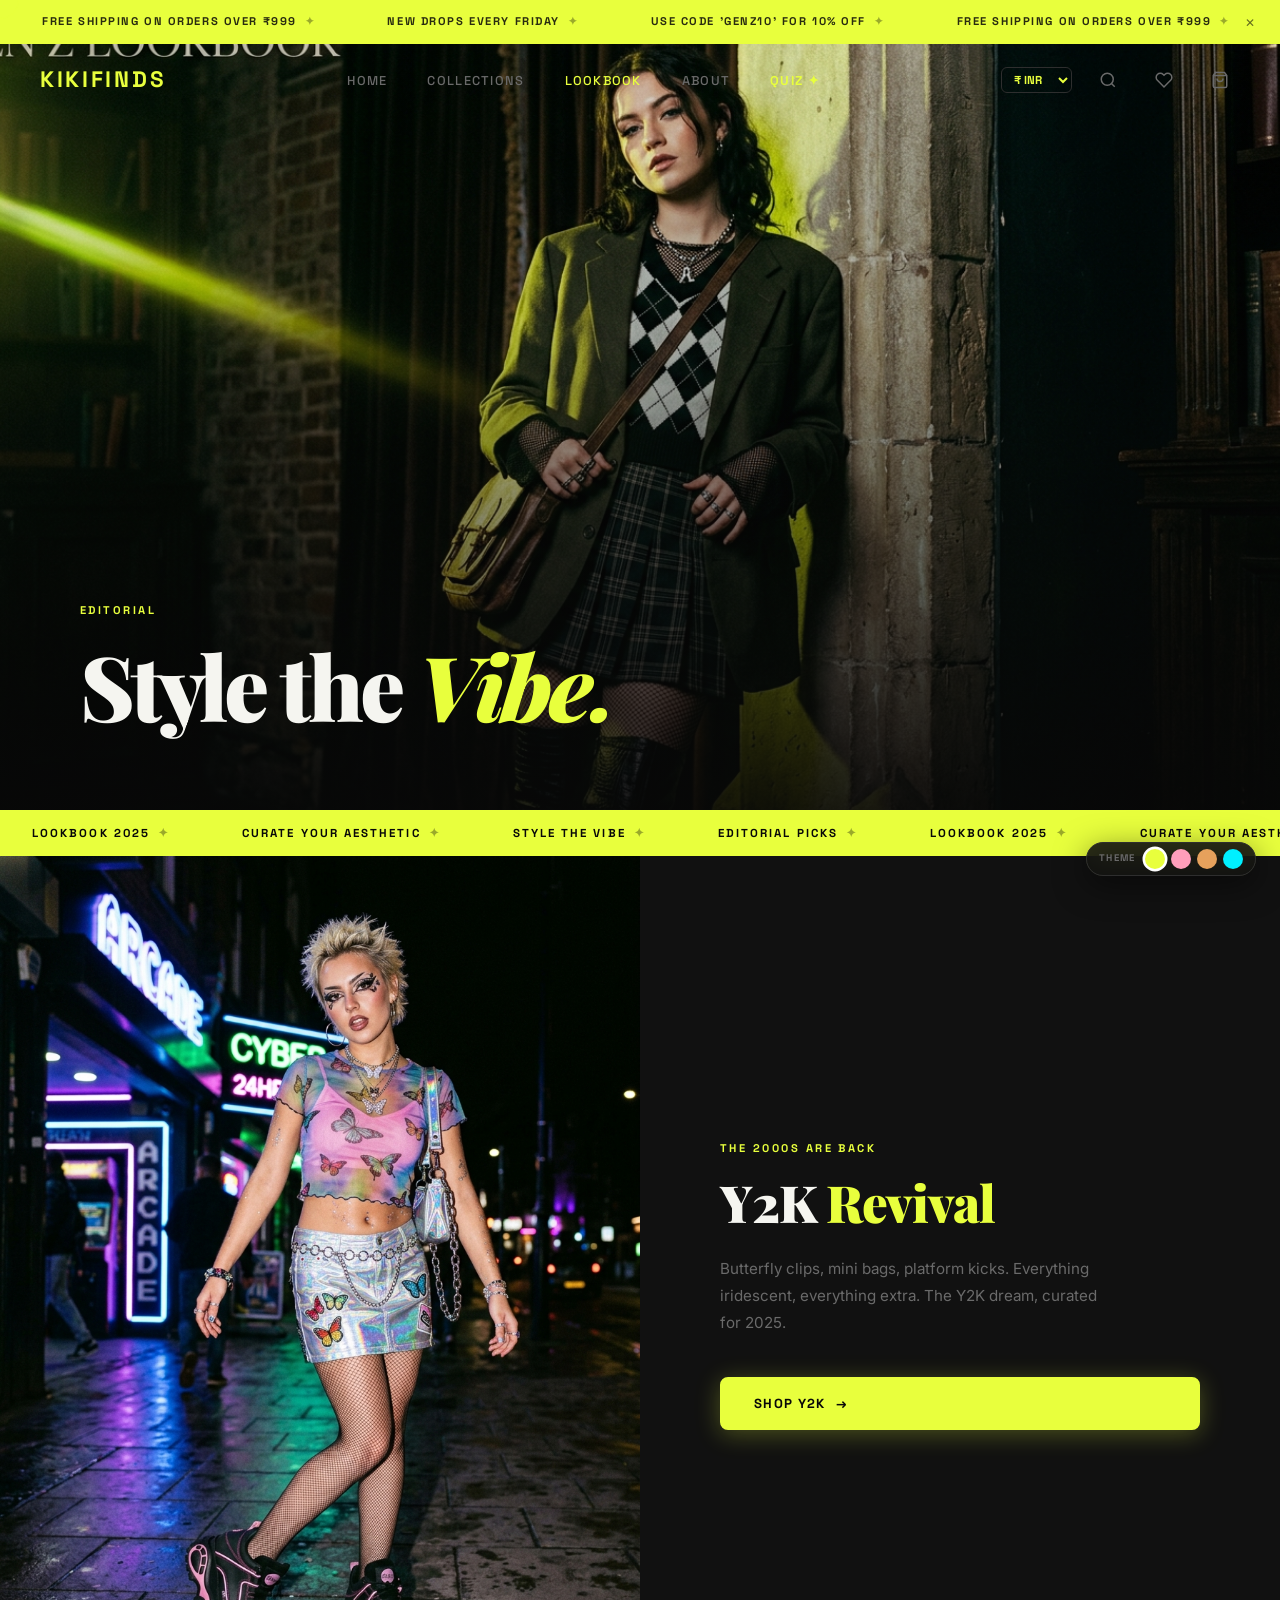
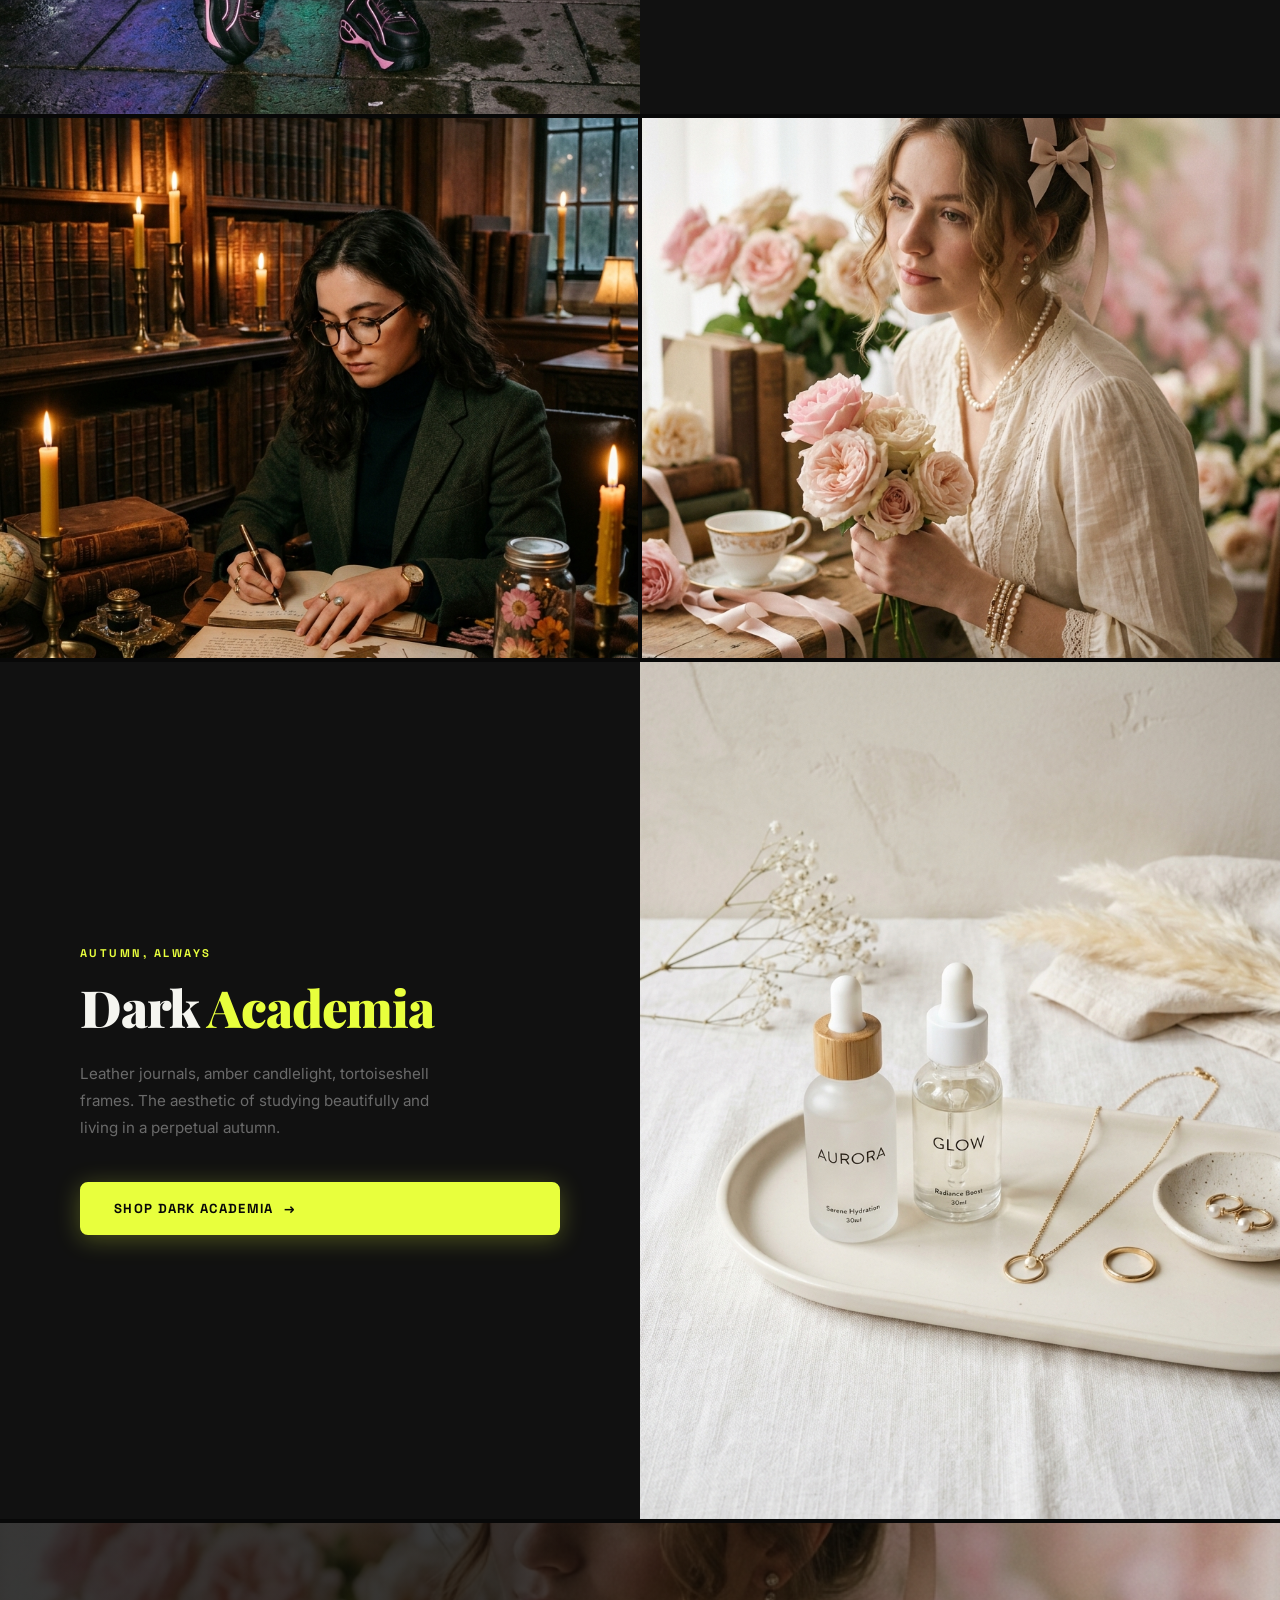
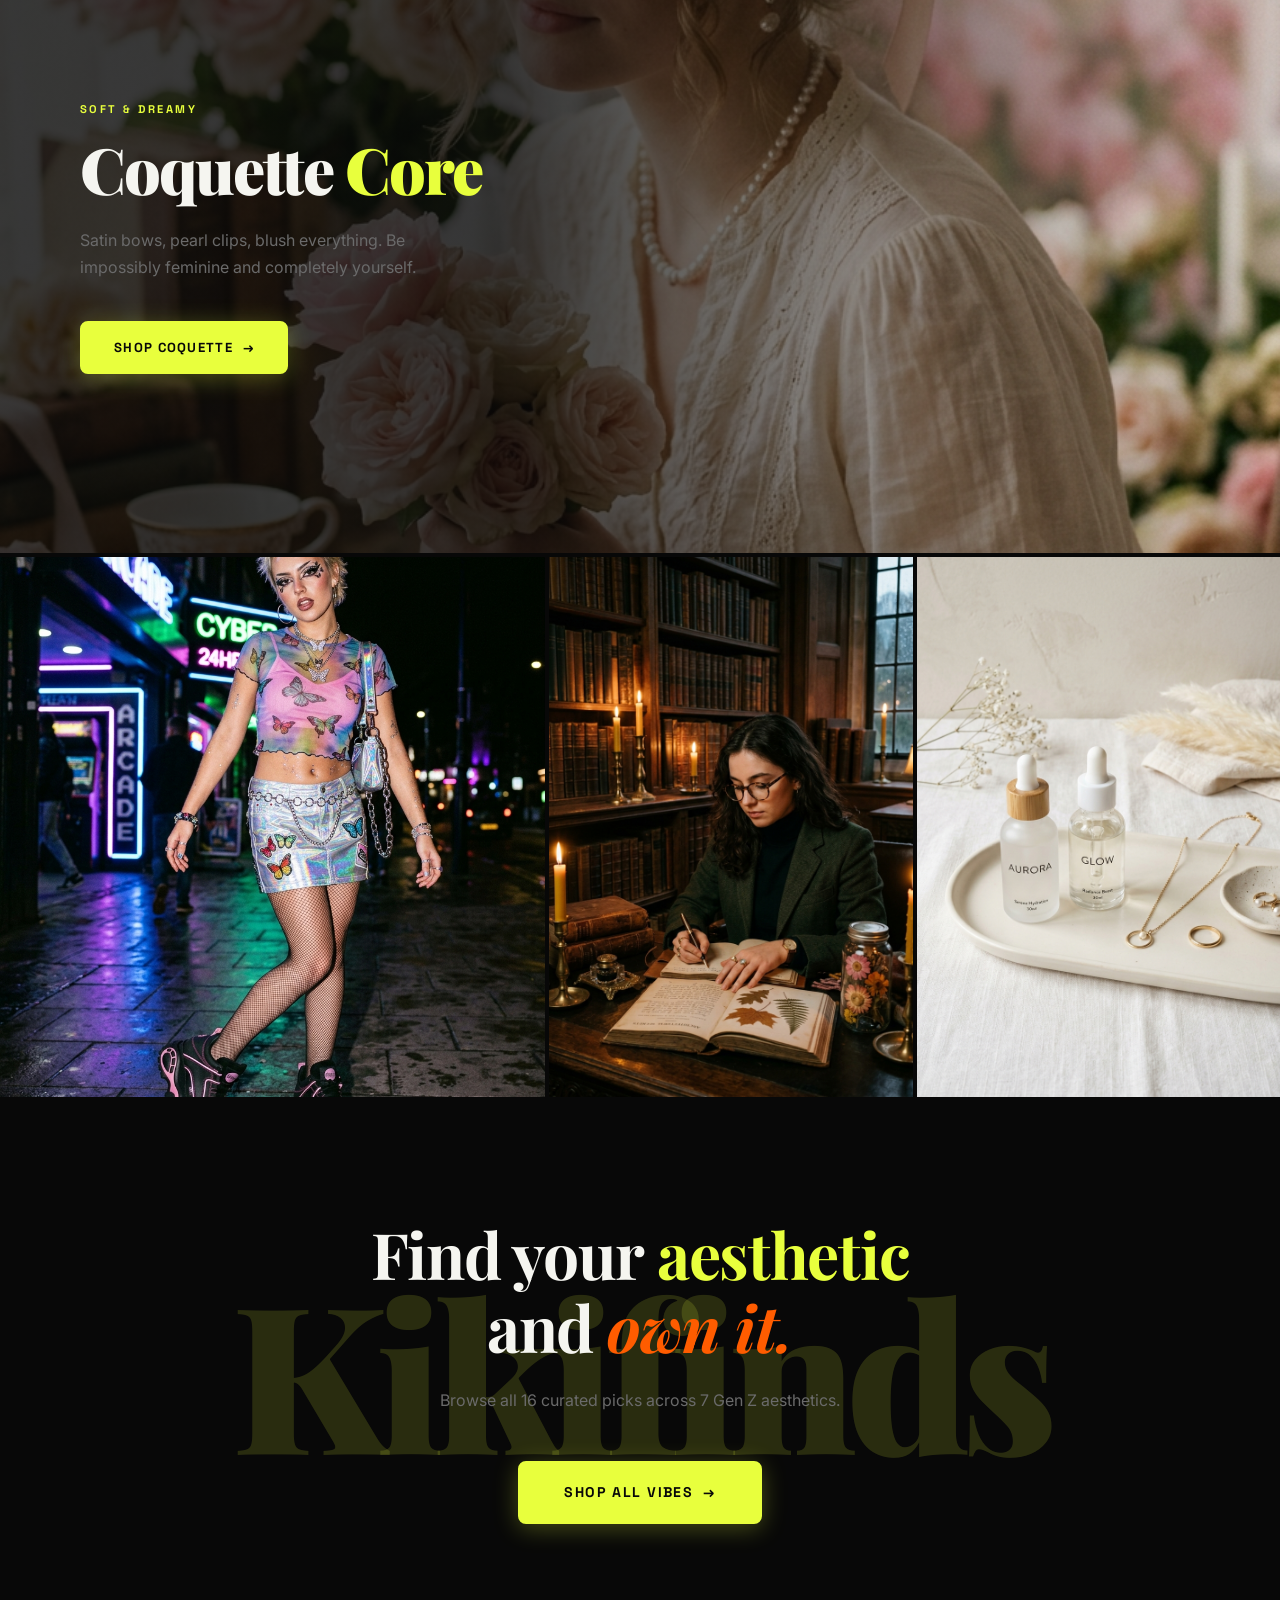
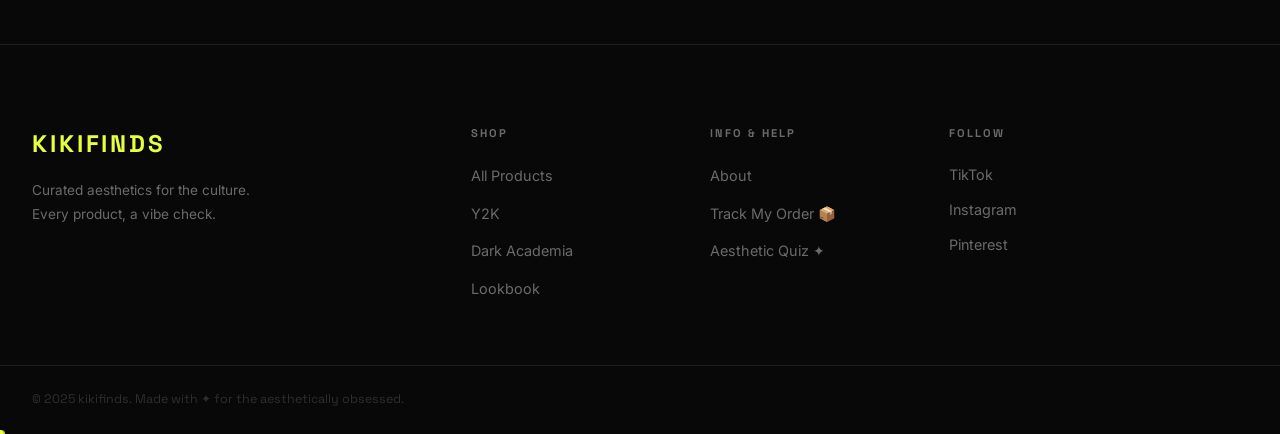
<file: lookbook.html>
<!DOCTYPE html>
<html lang="en">
<head>
  <meta charset="UTF-8">
  <meta name="viewport" content="width=device-width, initial-scale=1.0">
  <title>Lookbook — kikifinds</title>
  <meta name="description" content="kikifinds Lookbook — editorial moodboards and curated aesthetic looks for every Gen Z vibe.">
  <link rel="stylesheet" href="css/colors.css?v=2.1">
  <link rel="stylesheet" href="css/animations.css?v=2.1">
  <link rel="stylesheet" href="css/main.css?v=2.1">
  <link rel="stylesheet" href="css/components.css?v=2.1">
  <link rel="stylesheet" href="css/enhancements.css?v=2.1">
</head>
<body>

  <!-- Scroll progress bar -->
  <div class="scroll-progress" id="scroll-progress"></div>

  <!-- Theme Switcher Widget -->
  <div class="theme-switcher">
    <span class="theme-label">Theme</span>
    <button class="theme-btn t-chartreuse active" data-theme="chartreuse" onclick="applyTheme('chartreuse')" title="Electric Chartreuse"></button>
    <button class="theme-btn t-coquette" data-theme="coquette" onclick="applyTheme('coquette')" title="Coquette Blush"></button>
    <button class="theme-btn t-amber" data-theme="amber" onclick="applyTheme('amber')" title="Dark Academia Amber"></button>
    <button class="theme-btn t-vaporwave" data-theme="vaporwave" onclick="applyTheme('vaporwave')" title="Y2K Vaporwave"></button>
  </div>

  <!-- Announcement Bar -->
  <div class="announcement-bar" id="announcement-bar">
    <div class="announcement-track">
      <span class="announcement-item">FREE SHIPPING ON ORDERS OVER ₹999<span class="announcement-sep">✦</span></span>
      <span class="announcement-item">NEW DROPS EVERY FRIDAY<span class="announcement-sep">✦</span></span>
      <span class="announcement-item">USE CODE 'GENZ10' FOR 10% OFF<span class="announcement-sep">✦</span></span>
      <span class="announcement-item">FREE SHIPPING ON ORDERS OVER ₹999<span class="announcement-sep">✦</span></span>
    </div>
    <button class="announcement-close" id="announcement-close" aria-label="Close">✕</button>
  </div>

  <!-- ── NAVBAR ───────────────────────────────────────────── -->
  <nav class="navbar" id="navbar">
    <div class="nav-logo"><a href="index.html">KIKIFINDS</a></div>
    <ul class="nav-links">
      <li><a href="index.html">Home</a></li>
      <li><a href="collections.html">Collections</a></li>
      <li><a href="lookbook.html" class="active">Lookbook</a></li>
      <li><a href="about.html">About</a></li>
      <li><a href="#" onclick="openVibeQuiz();return false;" style="color:var(--clr-accent-1);font-weight:700;">Quiz ✦</a></li>
    </ul>
    <div class="nav-actions">
      <select class="currency-select" id="currency-select" aria-label="Currency">
        <option value="INR">₹ INR</option>
        <option value="USD">$ USD</option>
        <option value="EUR">€ EUR</option>
        <option value="GBP">£ GBP</option>
      </select>
      <button class="nav-icon-btn" id="search-btn" aria-label="Search">
        <svg width="18" height="18" viewBox="0 0 24 24" fill="none" stroke="currentColor" stroke-width="2"><circle cx="11" cy="11" r="8"/><path d="m21 21-4.35-4.35"/></svg>
      </button>
      <a href="wishlist.html" class="nav-icon-btn" aria-label="Wishlist" style="position:relative">
        <svg width="18" height="18" viewBox="0 0 24 24" fill="none" stroke="currentColor" stroke-width="2"><path d="M20.84 4.61a5.5 5.5 0 0 0-7.78 0L12 5.67l-1.06-1.06a5.5 5.5 0 0 0-7.78 7.78l1.06 1.06L12 21.23l7.78-7.78 1.06-1.06a5.5 5.5 0 0 0 0-7.78z"/></svg>
        <span class="wishlist-badge" style="display:none">0</span>
      </a>
      <button class="nav-icon-btn" id="cart-btn" aria-label="Cart" style="position:relative">
        <svg width="18" height="18" viewBox="0 0 24 24" fill="none" stroke="currentColor" stroke-width="2"><path d="M6 2 3 6v14a2 2 0 0 0 2 2h14a2 2 0 0 0 2-2V6l-3-4z"/><line x1="3" y1="6" x2="21" y2="6"/><path d="M16 10a4 4 0 0 1-8 0"/></svg>
        <span class="cart-badge" style="display:none">0</span>
      </button>
      <button class="nav-hamburger" id="nav-hamburger" aria-label="Menu">
        <span></span><span></span><span></span>
      </button>
    </div>
  </nav>

  <!-- ── LOOKBOOK HERO ─────────────────────────────────────── -->
  <section class="lookbook-hero">
    <img src="assets/images/lookbook/lb-hero.jpg" alt="kikifinds Lookbook">
    <div class="lookbook-hero-overlay"></div>
    <div class="lookbook-hero-content">
      <span class="section-tag" style="margin-bottom:20px; display:block">Editorial</span>
      <h1>
        Style the
        <span class="accent-text"><em>Vibe.</em></span>
      </h1>
    </div>
  </section>

  <!-- ── MARQUEE ───────────────────────────────────────────── -->
  <div class="marquee-wrapper" aria-hidden="true">
    <div class="marquee-track">
      <span class="marquee-item">LOOKBOOK 2025<span class="marquee-sep">✦</span></span>
      <span class="marquee-item">CURATE YOUR AESTHETIC<span class="marquee-sep">✦</span></span>
      <span class="marquee-item">STYLE THE VIBE<span class="marquee-sep">✦</span></span>
      <span class="marquee-item">EDITORIAL PICKS<span class="marquee-sep">✦</span></span>
      <span class="marquee-item">LOOKBOOK 2025<span class="marquee-sep">✦</span></span>
      <span class="marquee-item">CURATE YOUR AESTHETIC<span class="marquee-sep">✦</span></span>
      <span class="marquee-item">STYLE THE VIBE<span class="marquee-sep">✦</span></span>
      <span class="marquee-item">EDITORIAL PICKS<span class="marquee-sep">✦</span></span>
    </div>
  </div>

  <!-- ── FEATURE 1: Y2K REVIVAL ────────────────────────────── -->
  <section class="lookbook-feature">
    <div class="lookbook-feature-img reveal-scale">
      <img src="assets/images/lookbook/lb1.jpg" alt="Y2K Revival">
    </div>
    <div class="lookbook-feature-content reveal">
      <span class="section-tag">The 2000s are back</span>
      <h2>Y2K <span class="accent-text">Revival</span></h2>
      <p>
        Butterfly clips, mini bags, platform kicks.
        Everything iridescent, everything extra.
        The Y2K dream, curated for 2025.
      </p>
      <a href="collections.html?filter=Y2K" class="btn btn-primary btn-icon-end">Shop Y2K</a>
    </div>
  </section>

  <!-- ── EDITORIAL GRID ────────────────────────────────────── -->
  <div class="lookbook-editorial" style="margin-top:4px;">
    <div class="lookbook-split">
      <div class="lookbook-tile reveal-left">
        <img src="assets/images/lookbook/lb2.jpg" alt="Dark Academia">
        <div class="lookbook-tile-overlay">
          <h3>Dark Academia</h3>
          <p>Leather journals & candlelight</p>
        </div>
      </div>
      <div class="lookbook-tile reveal">
        <img src="assets/images/lookbook/lb3.jpg" alt="Coquette Core">
        <div class="lookbook-tile-overlay">
          <h3>Coquette Core</h3>
          <p>Satin bows & dreamy pastels</p>
        </div>
      </div>
    </div>
  </div>

  <!-- ── FEATURE 2: DARK ACADEMIA ──────────────────────────── -->
  <section class="lookbook-feature" style="margin-top:4px;">
    <div class="lookbook-feature-content reveal" style="order:1">
      <span class="section-tag">Autumn, always</span>
      <h2>Dark <span class="accent-text">Academia</span></h2>
      <p>
        Leather journals, amber candlelight, tortoiseshell frames.
        The aesthetic of studying beautifully and living in a perpetual autumn.
      </p>
      <a href="collections.html?filter=Dark+Academia" class="btn btn-primary btn-icon-end">Shop Dark Academia</a>
    </div>
    <div class="lookbook-feature-img reveal-scale" style="order:2">
      <img src="assets/images/lookbook/lb4.jpg" alt="Dark Academia">
    </div>
  </section>

  <!-- ── FULL BLEED: COQUETTE ──────────────────────────────── -->
  <section style="position:relative; height:70vh; overflow:hidden; margin-top:4px;">
    <img src="assets/images/lookbook/lb3.jpg" alt="Coquette" style="position:absolute;inset:0;width:100%;height:100%;object-fit:cover;">
    <div style="position:absolute;inset:0;background:linear-gradient(to right, rgba(8,8,8,0.8) 40%, transparent 100%);"></div>
    <div style="position:absolute;inset:0;display:flex;align-items:center;padding:80px;max-width:700px;">
      <div class="reveal">
        <span class="section-tag" style="margin-bottom:16px;display:block;">Soft & dreamy</span>
        <h2 style="font-family:'Playfair Display',serif;font-size:clamp(2.5rem,5vw,4.5rem);font-weight:900;line-height:1.05;letter-spacing:-0.03em;margin-bottom:24px;">
          Coquette <span class="accent-text">Core</span>
        </h2>
        <p style="color:var(--clr-text-muted);max-width:400px;margin-bottom:40px;line-height:1.7;">
          Satin bows, pearl clips, blush everything.
          Be impossibly feminine and completely yourself.
        </p>
        <a href="collections.html?filter=Coquette" class="btn btn-primary btn-icon-end">Shop Coquette</a>
      </div>
    </div>
  </section>

  <!-- ── EDITORIAL TRIO ─────────────────────────────────────── -->
  <div class="lookbook-editorial" style="margin-top:4px;">
    <div class="lookbook-trio">
      <div class="lookbook-tile reveal-left">
        <img src="assets/images/lookbook/lb1.jpg" alt="Streetwear">
        <div class="lookbook-tile-overlay">
          <h3>Streetwear</h3>
          <p>Urban, bold, raw</p>
        </div>
      </div>
      <div class="lookbook-tile reveal">
        <img src="assets/images/lookbook/lb2.jpg" alt="Clean Girl">
        <div class="lookbook-tile-overlay">
          <h3>Clean Girl</h3>
          <p>Minimal, effortless</p>
        </div>
      </div>
      <div class="lookbook-tile reveal reveal-d2">
        <img src="assets/images/lookbook/lb4.jpg" alt="Cottagecore">
        <div class="lookbook-tile-overlay">
          <h3>Cottagecore</h3>
          <p>Wildflowers & warmth</p>
        </div>
      </div>
    </div>
  </div>

  <!-- ── SHOP CTA ───────────────────────────────────────────── -->
  <section class="statement-section" style="padding:120px 32px;">
    <div class="statement-inner reveal">
      <p class="statement-text">
        Find your <span class="accent-text">aesthetic</span><br>
        and <em>own it.</em>
      </p>
      <p class="statement-sub">Browse all 16 curated picks across 7 Gen Z aesthetics.</p>
      <a href="collections.html" class="btn btn-primary btn-lg btn-icon-end">Shop All Vibes</a>
    </div>
  </section>

  <!-- ── SEARCH OVERLAY ────────────────────────────────────── -->
  <div class="search-overlay" id="search-overlay">
    <button class="search-close" id="search-close" aria-label="Close search">✕</button>
    <div class="search-input-wrap">
      <input type="text" class="search-input" id="search-input" placeholder="Search aesthetics, products, tags…">
      <span class="search-icon">🔍</span>
    </div>
    <div class="search-hint" id="search-hint">Popular picks</div>
    <div class="search-results" id="search-results"></div>
  </div>

  <!-- ── CART DRAWER ───────────────────────────────────────── -->
  <div class="cart-overlay" id="cart-overlay"></div>
  <div class="cart-drawer" id="cart-drawer">
    <div class="cart-drawer-header">
      <div>
        <span class="cart-drawer-title">Your Cart</span>
        <span class="cart-drawer-count">0</span>
      </div>
      <button class="cart-drawer-close" id="cart-drawer-close">✕</button>
    </div>
    <div class="cart-drawer-body" id="cart-items">
      <!-- Rendered by cart.js -->
    </div>
    <div class="cart-drawer-footer">
      <form class="cart-coupon-wrap" id="cart-coupon-form">
        <input type="text" class="cart-coupon-input" id="cart-coupon-input" placeholder="Promo code (GENZ10)">
        <button type="submit" class="cart-coupon-btn">Apply</button>
      </form>
      <div class="cart-subtotal">
        <span class="cart-subtotal-label">Subtotal</span>
        <span class="cart-total-amount" id="cart-total">₹0</span>
      </div>
      <p class="cart-note">Taxes & shipping calculated at checkout.</p>
      <button class="btn btn-primary cart-checkout" id="cart-checkout-btn">Proceed to Checkout →</button>
    </div>
  </div>

  <!-- ── MOBILE MENU ───────────────────────────────────────── -->
  <div class="menu-overlay" id="menu-overlay"></div>
  <div class="mobile-menu" id="mobile-menu">
    <div class="mobile-menu-header">
      <span class="mobile-menu-logo">KIKIFINDS</span>
      <button class="mobile-menu-close" id="mobile-menu-close">✕</button>
    </div>
    <div class="mobile-nav-links">
      <a href="index.html" class="mobile-nav-link">Home</a>
      <a href="collections.html" class="mobile-nav-link">Collections</a>
      <a href="lookbook.html" class="mobile-nav-link active">Lookbook</a>
      <a href="wishlist.html" class="mobile-nav-link">Wishlist</a>
      <a href="about.html" class="mobile-nav-link">About</a>
      <a href="#" onclick="openVibeQuiz();return false;" class="mobile-nav-link" style="color:var(--clr-accent-1)">Find Your Vibe ✦</a>
      <a href="#" onclick="openTrackModal();return false;" class="mobile-nav-link">Track Order 📦</a>
    </div>
    <div class="mobile-menu-footer">
      <span class="mobile-footer-label">Follow the vibe</span>
      <div class="mobile-socials">
        <a href="#" class="mobile-social">TikTok</a>
        <a href="#" class="mobile-social">Instagram</a>
        <a href="#" class="mobile-social">Pinterest</a>
      </div>
    </div>
  </div>

  <!-- ── FOOTER ────────────────────────────────────────────── -->
  <footer class="footer">
    <div class="footer-inner">
      <div class="footer-brand">
        <span class="footer-logo">KIKIFINDS</span>
        <p>Curated aesthetics for the culture. Every product, a vibe check.</p>
      </div>
      <div class="footer-col">
        <h4>Shop</h4>
        <ul>
          <li><a href="collections.html">All Products</a></li>
          <li><a href="collections.html?filter=Y2K">Y2K</a></li>
          <li><a href="collections.html?filter=Dark+Academia">Dark Academia</a></li>
          <li><a href="lookbook.html">Lookbook</a></li>
        </ul>
      </div>
      <div class="footer-col">
        <h4>Info & Help</h4>
        <ul>
          <li><a href="about.html">About</a></li>
          <li><a href="#" onclick="openTrackModal();return false;">Track My Order 📦</a></li>
          <li><a href="#" onclick="openVibeQuiz();return false;">Aesthetic Quiz ✦</a></li>
        </ul>
      </div>
      <div class="footer-col">
        <h4>Follow</h4>
        <div class="social-icons">
          <a href="#" class="social-icon">TikTok</a>
          <a href="#" class="social-icon">Instagram</a>
          <a href="#" class="social-icon">Pinterest</a>
        </div>
      </div>
    </div>
    <div class="footer-bottom">
      <p>© 2025 kikifinds. Made with ✦ for the aesthetically obsessed.</p>
    </div>
  </footer>

  <script src="data/products.js"></script>
  <script src="js/features.js"></script>
  <script src="js/main.js"></script>
  <script src="js/ui.js"></script>
  <script src="js/cart.js"></script>
  <script src="js/search.js"></script>

</body>
</html>
</file>
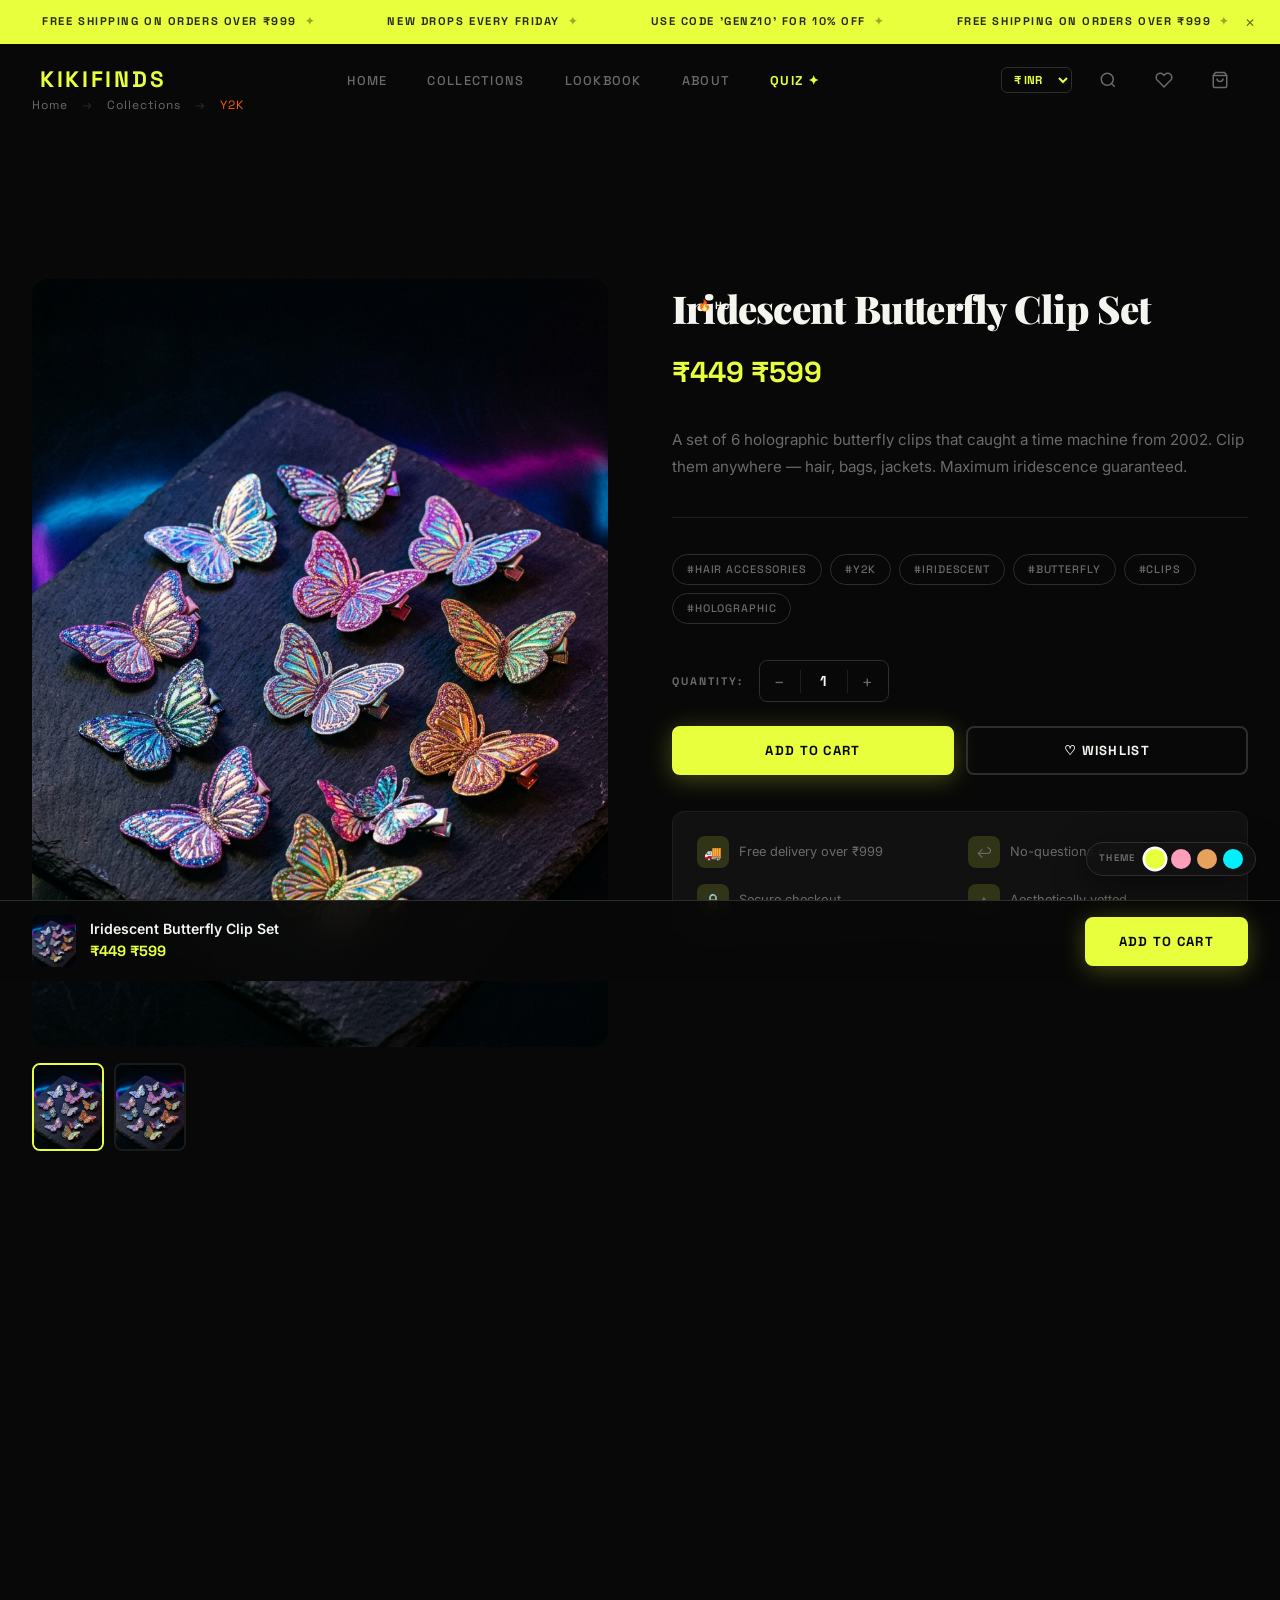
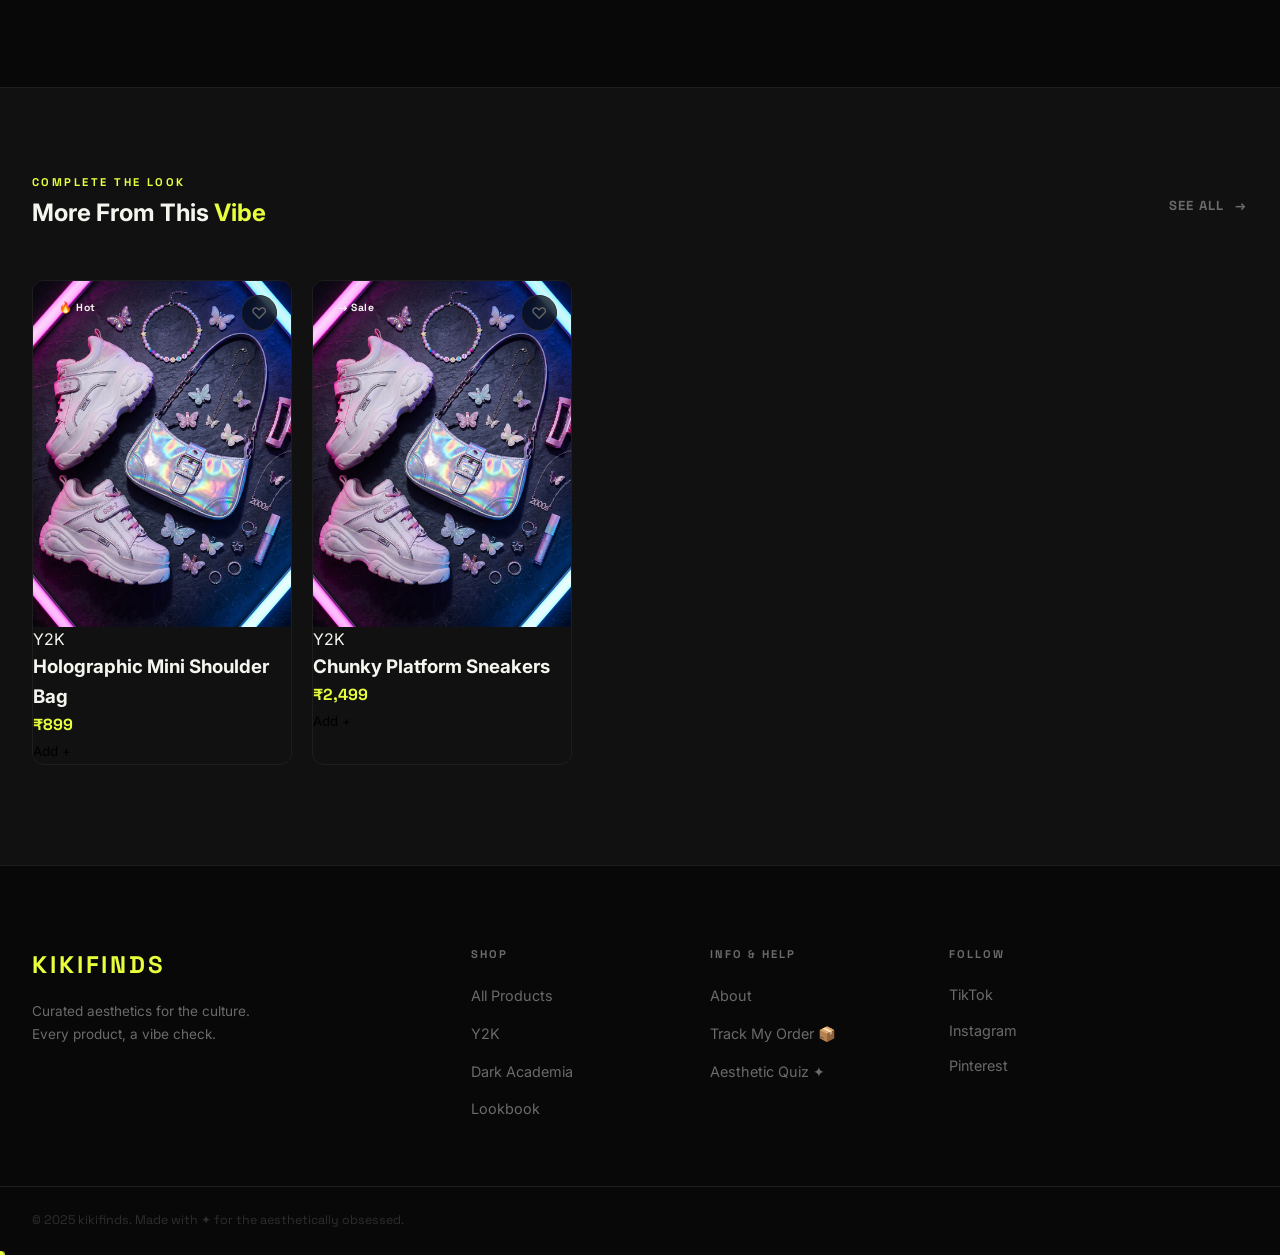
<file: product.html>
<!DOCTYPE html>
<html lang="en">
<head>
  <meta charset="UTF-8">
  <meta name="viewport" content="width=device-width, initial-scale=1.0">
  <title>Product — kikifinds</title>
  <meta name="description" content="Shop aesthetic lifestyle products at kikifinds — curated Gen Z picks.">
  <link rel="stylesheet" href="css/colors.css?v=2.1">
  <link rel="stylesheet" href="css/animations.css?v=2.1">
  <link rel="stylesheet" href="css/main.css?v=2.1">
  <link rel="stylesheet" href="css/components.css?v=2.1">
  <link rel="stylesheet" href="css/enhancements.css?v=2.1">
</head>
<body>

  <!-- Scroll progress bar -->
  <div class="scroll-progress" id="scroll-progress"></div>

  <!-- Theme Switcher Widget -->
  <div class="theme-switcher">
    <span class="theme-label">Theme</span>
    <button class="theme-btn t-chartreuse active" data-theme="chartreuse" onclick="applyTheme('chartreuse')" title="Electric Chartreuse"></button>
    <button class="theme-btn t-coquette" data-theme="coquette" onclick="applyTheme('coquette')" title="Coquette Blush"></button>
    <button class="theme-btn t-amber" data-theme="amber" onclick="applyTheme('amber')" title="Dark Academia Amber"></button>
    <button class="theme-btn t-vaporwave" data-theme="vaporwave" onclick="applyTheme('vaporwave')" title="Y2K Vaporwave"></button>
  </div>

  <!-- Announcement Bar -->
  <div class="announcement-bar" id="announcement-bar">
    <div class="announcement-track">
      <span class="announcement-item">FREE SHIPPING ON ORDERS OVER ₹999<span class="announcement-sep">✦</span></span>
      <span class="announcement-item">NEW DROPS EVERY FRIDAY<span class="announcement-sep">✦</span></span>
      <span class="announcement-item">USE CODE 'GENZ10' FOR 10% OFF<span class="announcement-sep">✦</span></span>
      <span class="announcement-item">FREE SHIPPING ON ORDERS OVER ₹999<span class="announcement-sep">✦</span></span>
    </div>
    <button class="announcement-close" id="announcement-close" aria-label="Close">✕</button>
  </div>

  <!-- ── NAVBAR ───────────────────────────────────────────── -->
  <nav class="navbar scrolled" id="navbar">
    <div class="nav-logo"><a href="index.html">KIKIFINDS</a></div>
    <ul class="nav-links">
      <li><a href="index.html">Home</a></li>
      <li><a href="collections.html">Collections</a></li>
      <li><a href="lookbook.html">Lookbook</a></li>
      <li><a href="about.html">About</a></li>
      <li><a href="#" onclick="openVibeQuiz();return false;" style="color:var(--clr-accent-1);font-weight:700;">Quiz ✦</a></li>
    </ul>
    <div class="nav-actions">
      <select class="currency-select" id="currency-select" aria-label="Currency">
        <option value="INR">₹ INR</option>
        <option value="USD">$ USD</option>
        <option value="EUR">€ EUR</option>
        <option value="GBP">£ GBP</option>
      </select>
      <button class="nav-icon-btn" id="search-btn" aria-label="Search">
        <svg width="18" height="18" viewBox="0 0 24 24" fill="none" stroke="currentColor" stroke-width="2"><circle cx="11" cy="11" r="8"/><path d="m21 21-4.35-4.35"/></svg>
      </button>
      <a href="wishlist.html" class="nav-icon-btn" aria-label="Wishlist" style="position:relative">
        <svg width="18" height="18" viewBox="0 0 24 24" fill="none" stroke="currentColor" stroke-width="2"><path d="M20.84 4.61a5.5 5.5 0 0 0-7.78 0L12 5.67l-1.06-1.06a5.5 5.5 0 0 0-7.78 7.78l1.06 1.06L12 21.23l7.78-7.78 1.06-1.06a5.5 5.5 0 0 0 0-7.78z"/></svg>
        <span class="wishlist-badge" style="display:none">0</span>
      </a>
      <button class="nav-icon-btn" id="cart-btn" aria-label="Cart" style="position:relative">
        <svg width="18" height="18" viewBox="0 0 24 24" fill="none" stroke="currentColor" stroke-width="2"><path d="M6 2 3 6v14a2 2 0 0 0 2 2h14a2 2 0 0 0 2-2V6l-3-4z"/><line x1="3" y1="6" x2="21" y2="6"/><path d="M16 10a4 4 0 0 1-8 0"/></svg>
        <span class="cart-badge" style="display:none">0</span>
      </button>
      <button class="nav-hamburger" id="nav-hamburger" aria-label="Menu">
        <span></span><span></span><span></span>
      </button>
    </div>
  </nav>

  <!-- Breadcrumb -->
  <div style="max-width:1280px; margin:0 auto; padding:96px 32px 0;">
    <nav style="font-family:'Space Grotesk',sans-serif; font-size:0.75rem; color:var(--clr-text-muted); letter-spacing:0.08em;">
      <a href="index.html" style="transition:color .2s">Home</a>
      <span style="margin:0 10px; color:var(--clr-text-faint)">→</span>
      <a href="collections.html" style="transition:color .2s">Collections</a>
      <span style="margin:0 10px; color:var(--clr-text-faint)">→</span>
      <span id="product-detail-aesthetic" style="color:var(--clr-accent-2)">Product</span>
    </nav>
  </div>

  <!-- ── PRODUCT DETAIL ────────────────────────────────────── -->
  <div id="product-detail-wrap">
    <div class="product-detail">

      <!-- Gallery -->
      <div class="product-gallery reveal-left">
        <div class="gallery-main" id="gallery-main">
          <img id="gallery-main-img" src="assets/images/placeholder.jpg" alt="Product">
        </div>
        <div class="gallery-thumbs" id="gallery-thumbs"></div>
      </div>

      <!-- Info Panel -->
      <div class="product-info reveal reveal-d2">
        <div id="product-detail-badge"></div>
        <h1 id="product-detail-name">Loading…</h1>
        <div class="product-info-price">
          <span id="product-detail-price">—</span>
        </div>
        <p class="product-info-description" id="product-detail-description">—</p>

        <div class="product-tags" id="product-detail-tags"></div>

        <div class="product-actions">
          <button class="btn btn-primary" id="detail-cart-btn">Add to Cart</button>
          <button class="btn btn-outline" id="detail-wishlist-btn">♡ Wishlist</button>
        </div>

        <!-- Perks -->
        <div class="product-perks">
          <div class="product-perk">
            <div class="product-perk-icon">🚚</div>
            <span>Free delivery over ₹999</span>
          </div>
          <div class="product-perk">
            <div class="product-perk-icon">↩️</div>
            <span>No-questions returns</span>
          </div>
          <div class="product-perk">
            <div class="product-perk-icon">🔒</div>
            <span>Secure checkout</span>
          </div>
          <div class="product-perk">
            <div class="product-perk-icon">✦</div>
            <span>Aesthetically vetted</span>
          </div>
        </div>
      </div>

    </div>
  </div>

  <!-- ── COMPLETE THE VIBE ──────────────────────────────────── -->
  <section class="related-section" id="related">
    <div class="trending-header">
      <div class="reveal">
        <span class="section-tag">Complete the Look</span>
        <h2>More From This <span class="accent-text">Vibe</span></h2>
      </div>
      <a href="collections.html" class="btn btn-ghost btn-icon-end reveal reveal-d2">See All</a>
    </div>
    <div class="trending-scroll-wrap">
      <div class="trending-scroll" id="related-scroll">
        <!-- Rendered by product.js -->
      </div>
    </div>
  </section>

  <!-- ── STICKY CART BAR ────────────────────────────────────── -->
  <div class="sticky-cart-bar" id="sticky-cart-bar">
    <div class="sticky-cart-inner">
      <div class="sticky-product-info">
        <div class="sticky-product-img"><img src="assets/images/placeholder.jpg" alt="Thumb"></div>
        <div>
          <div class="sticky-product-name" id="sticky-product-name">Product Name</div>
          <div class="sticky-product-price" id="sticky-product-price">₹0</div>
        </div>
      </div>
      <button class="btn btn-primary" id="sticky-add-btn">Add to Cart</button>
    </div>
  </div>

  <!-- ── LIGHTBOX ───────────────────────────────────────────── -->
  <div class="lightbox" id="lightbox">
    <button class="lightbox-close" id="lightbox-close">✕</button>
    <img src="assets/images/placeholder.jpg" alt="Zoom" class="lightbox-img" id="lightbox-img">
  </div>

  <!-- ── SEARCH OVERLAY ────────────────────────────────────── -->
  <div class="search-overlay" id="search-overlay">
    <button class="search-close" id="search-close" aria-label="Close search">✕</button>
    <div class="search-input-wrap">
      <input type="text" class="search-input" id="search-input" placeholder="Search aesthetics, products, tags…">
      <span class="search-icon">🔍</span>
    </div>
    <div class="search-hint" id="search-hint">Popular picks</div>
    <div class="search-results" id="search-results"></div>
  </div>

  <!-- ── CART DRAWER ───────────────────────────────────────── -->
  <div class="cart-overlay" id="cart-overlay"></div>
  <div class="cart-drawer" id="cart-drawer">
    <div class="cart-drawer-header">
      <div>
        <span class="cart-drawer-title">Your Cart</span>
        <span class="cart-drawer-count">0</span>
      </div>
      <button class="cart-drawer-close" id="cart-drawer-close">✕</button>
    </div>
    <div class="cart-drawer-body" id="cart-items">
      <!-- Rendered by cart.js -->
    </div>
    <div class="cart-drawer-footer">
      <form class="cart-coupon-wrap" id="cart-coupon-form">
        <input type="text" class="cart-coupon-input" id="cart-coupon-input" placeholder="Promo code (GENZ10)">
        <button type="submit" class="cart-coupon-btn">Apply</button>
      </form>
      <div class="cart-subtotal">
        <span class="cart-subtotal-label">Subtotal</span>
        <span class="cart-total-amount" id="cart-total">₹0</span>
      </div>
      <p class="cart-note">Taxes & shipping calculated at checkout.</p>
      <button class="btn btn-primary cart-checkout" id="cart-checkout-btn">Proceed to Checkout →</button>
    </div>
  </div>

  <!-- ── MOBILE MENU ───────────────────────────────────────── -->
  <div class="menu-overlay" id="menu-overlay"></div>
  <div class="mobile-menu" id="mobile-menu">
    <div class="mobile-menu-header">
      <span class="mobile-menu-logo">KIKIFINDS</span>
      <button class="mobile-menu-close" id="mobile-menu-close">✕</button>
    </div>
    <div class="mobile-nav-links">
      <a href="index.html" class="mobile-nav-link">Home</a>
      <a href="collections.html" class="mobile-nav-link">Collections</a>
      <a href="lookbook.html" class="mobile-nav-link">Lookbook</a>
      <a href="wishlist.html" class="mobile-nav-link">Wishlist</a>
      <a href="about.html" class="mobile-nav-link">About</a>
      <a href="#" onclick="openVibeQuiz();return false;" class="mobile-nav-link" style="color:var(--clr-accent-1)">Find Your Vibe ✦</a>
      <a href="#" onclick="openTrackModal();return false;" class="mobile-nav-link">Track Order 📦</a>
    </div>
    <div class="mobile-menu-footer">
      <span class="mobile-footer-label">Follow the vibe</span>
      <div class="mobile-socials">
        <a href="#" class="mobile-social">TikTok</a>
        <a href="#" class="mobile-social">Instagram</a>
        <a href="#" class="mobile-social">Pinterest</a>
      </div>
    </div>
  </div>

  <!-- ── FOOTER ────────────────────────────────────────────── -->
  <footer class="footer">
    <div class="footer-inner">
      <div class="footer-brand">
        <span class="footer-logo">KIKIFINDS</span>
        <p>Curated aesthetics for the culture. Every product, a vibe check.</p>
      </div>
      <div class="footer-col">
        <h4>Shop</h4>
        <ul>
          <li><a href="collections.html">All Products</a></li>
          <li><a href="collections.html?filter=Y2K">Y2K</a></li>
          <li><a href="collections.html?filter=Dark+Academia">Dark Academia</a></li>
          <li><a href="lookbook.html">Lookbook</a></li>
        </ul>
      </div>
      <div class="footer-col">
        <h4>Info & Help</h4>
        <ul>
          <li><a href="about.html">About</a></li>
          <li><a href="#" onclick="openTrackModal();return false;">Track My Order 📦</a></li>
          <li><a href="#" onclick="openVibeQuiz();return false;">Aesthetic Quiz ✦</a></li>
        </ul>
      </div>
      <div class="footer-col">
        <h4>Follow</h4>
        <div class="social-icons">
          <a href="#" class="social-icon">TikTok</a>
          <a href="#" class="social-icon">Instagram</a>
          <a href="#" class="social-icon">Pinterest</a>
        </div>
      </div>
    </div>
    <div class="footer-bottom">
      <p>© 2025 kikifinds. Made with ✦ for the aesthetically obsessed.</p>
    </div>
  </footer>

  <script src="data/products.js"></script>
  <script src="js/features.js"></script>
  <script src="js/main.js"></script>
  <script src="js/ui.js"></script>
  <script src="js/cart.js"></script>
  <script src="js/search.js"></script>
  <script src="js/product.js"></script>

</body>
</html>
</file>
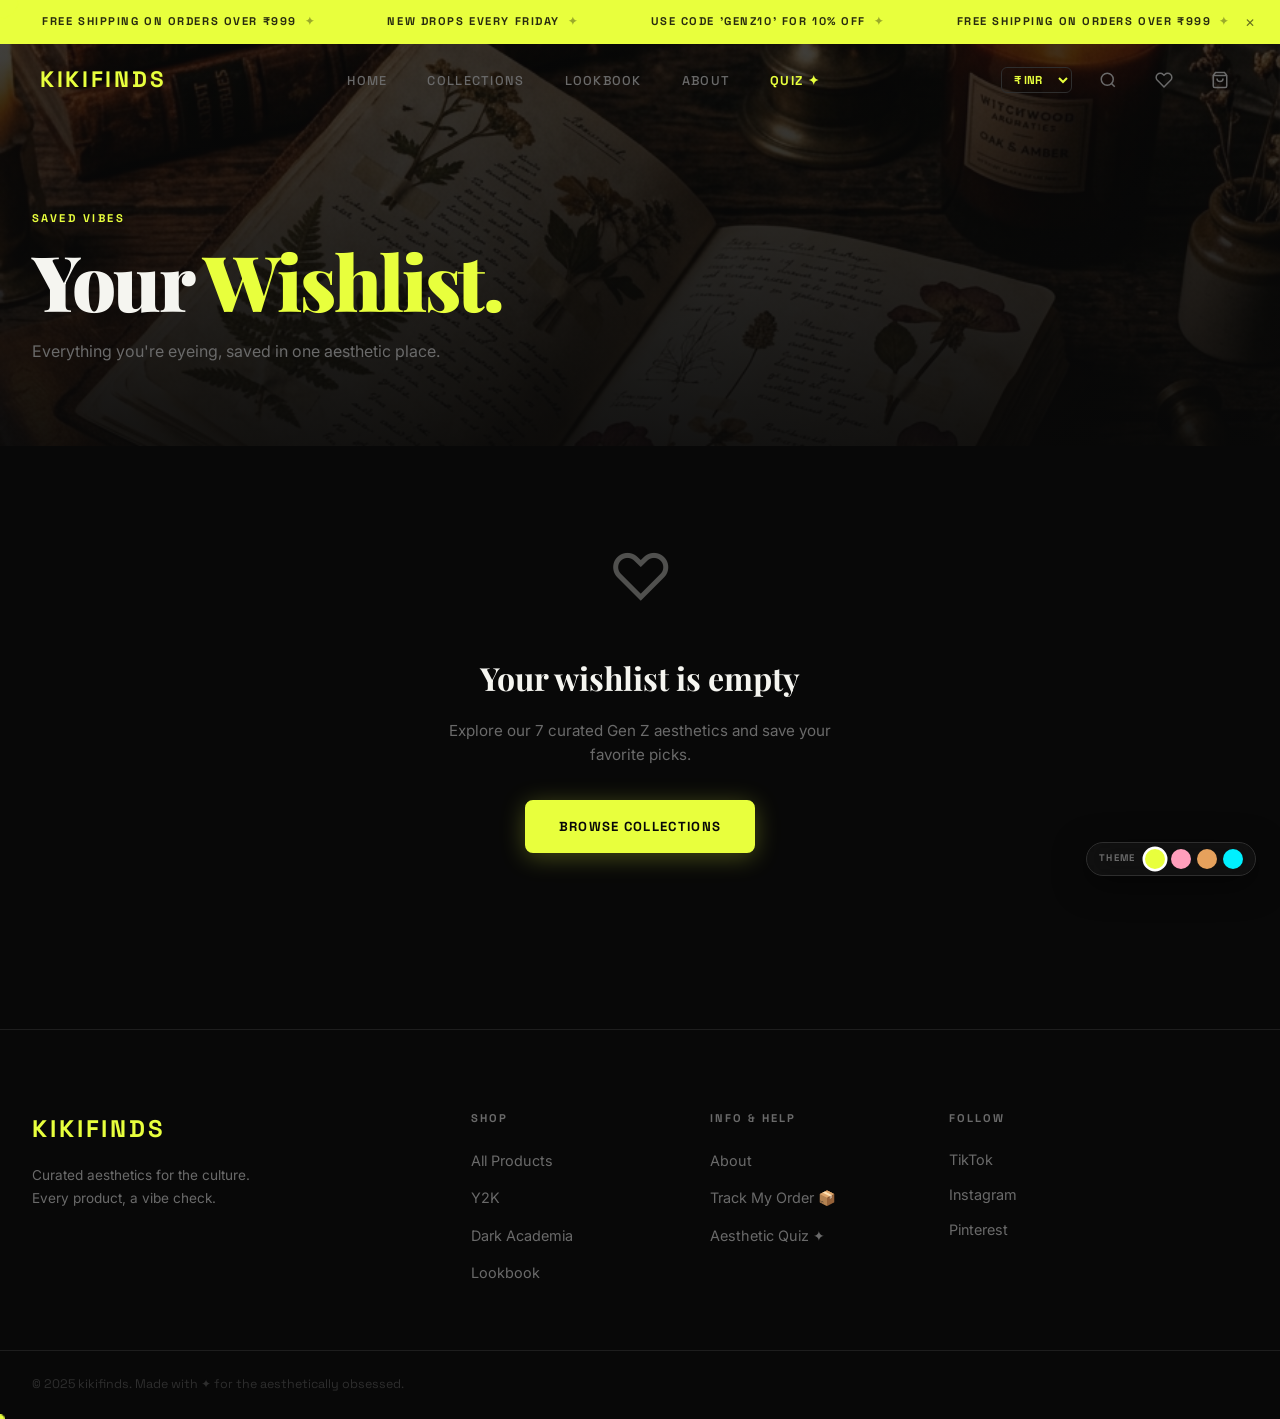
<file: wishlist.html>
<!DOCTYPE html>
<html lang="en">
<head>
  <meta charset="UTF-8">
  <meta name="viewport" content="width=device-width, initial-scale=1.0">
  <title>Wishlist — kikifinds</title>
  <meta name="description" content="Your saved Gen Z aesthetic picks at kikifinds.">
  <link rel="stylesheet" href="css/colors.css?v=2.1">
  <link rel="stylesheet" href="css/animations.css?v=2.1">
  <link rel="stylesheet" href="css/main.css?v=2.1">
  <link rel="stylesheet" href="css/components.css?v=2.1">
  <link rel="stylesheet" href="css/enhancements.css?v=2.1">
</head>
<body>

  <div class="scroll-progress" id="scroll-progress"></div>

  <!-- Theme Switcher Widget -->
  <div class="theme-switcher">
    <span class="theme-label">Theme</span>
    <button class="theme-btn t-chartreuse active" data-theme="chartreuse" onclick="applyTheme('chartreuse')" title="Electric Chartreuse"></button>
    <button class="theme-btn t-coquette" data-theme="coquette" onclick="applyTheme('coquette')" title="Coquette Blush"></button>
    <button class="theme-btn t-amber" data-theme="amber" onclick="applyTheme('amber')" title="Dark Academia Amber"></button>
    <button class="theme-btn t-vaporwave" data-theme="vaporwave" onclick="applyTheme('vaporwave')" title="Y2K Vaporwave"></button>
  </div>

  <!-- Announcement Bar -->
  <div class="announcement-bar" id="announcement-bar">
    <div class="announcement-track">
      <span class="announcement-item">FREE SHIPPING ON ORDERS OVER ₹999<span class="announcement-sep">✦</span></span>
      <span class="announcement-item">NEW DROPS EVERY FRIDAY<span class="announcement-sep">✦</span></span>
      <span class="announcement-item">USE CODE 'GENZ10' FOR 10% OFF<span class="announcement-sep">✦</span></span>
      <span class="announcement-item">FREE SHIPPING ON ORDERS OVER ₹999<span class="announcement-sep">✦</span></span>
    </div>
    <button class="announcement-close" id="announcement-close" aria-label="Close">✕</button>
  </div>

  <!-- Navbar -->
  <nav class="navbar scrolled" id="navbar">
    <div class="nav-logo"><a href="index.html">KIKIFINDS</a></div>
    <ul class="nav-links">
      <li><a href="index.html">Home</a></li>
      <li><a href="collections.html">Collections</a></li>
      <li><a href="lookbook.html">Lookbook</a></li>
      <li><a href="about.html">About</a></li>
      <li><a href="#" onclick="openVibeQuiz();return false;" style="color:var(--clr-accent-1);font-weight:700;">Quiz ✦</a></li>
    </ul>
    <div class="nav-actions">
      <select class="currency-select" id="currency-select" aria-label="Currency">
        <option value="INR">₹ INR</option>
        <option value="USD">$ USD</option>
        <option value="EUR">€ EUR</option>
        <option value="GBP">£ GBP</option>
      </select>
      <button class="nav-icon-btn" id="search-btn" aria-label="Search">
        <svg width="18" height="18" viewBox="0 0 24 24" fill="none" stroke="currentColor" stroke-width="2"><circle cx="11" cy="11" r="8"/><path d="m21 21-4.35-4.35"/></svg>
      </button>
      <a href="wishlist.html" class="nav-icon-btn active" aria-label="Wishlist" style="position:relative">
        <svg width="18" height="18" viewBox="0 0 24 24" fill="none" stroke="currentColor" stroke-width="2"><path d="M20.84 4.61a5.5 5.5 0 0 0-7.78 0L12 5.67l-1.06-1.06a5.5 5.5 0 0 0-7.78 7.78l1.06 1.06L12 21.23l7.78-7.78 1.06-1.06a5.5 5.5 0 0 0 0-7.78z"/></svg>
        <span class="wishlist-badge" style="display:none">0</span>
      </a>
      <button class="nav-icon-btn" id="cart-btn" aria-label="Cart" style="position:relative">
        <svg width="18" height="18" viewBox="0 0 24 24" fill="none" stroke="currentColor" stroke-width="2"><path d="M6 2 3 6v14a2 2 0 0 0 2 2h14a2 2 0 0 0 2-2V6l-3-4z"/><line x1="3" y1="6" x2="21" y2="6"/><path d="M16 10a4 4 0 0 1-8 0"/></svg>
        <span class="cart-badge" style="display:none">0</span>
      </button>
      <button class="nav-hamburger" id="nav-hamburger" aria-label="Menu">
        <span></span><span></span><span></span>
      </button>
    </div>
  </nav>

  <!-- Page Hero -->
  <div class="page-hero">
    <span class="section-tag">Saved Vibes</span>
    <h1>Your <span class="accent-text">Wishlist.</span></h1>
    <p>Everything you're eyeing, saved in one aesthetic place.</p>
  </div>

  <!-- Wishlist Content -->
  <div class="wishlist-wrap">
    <div class="wishlist-grid" id="wishlist-grid"></div>
  </div>

  <!-- Search Overlay -->
  <div class="search-overlay" id="search-overlay">
    <button class="search-close" id="search-close" aria-label="Close search">✕</button>
    <div class="search-input-wrap">
      <input type="text" class="search-input" id="search-input" placeholder="Search aesthetics, products, tags…">
      <span class="search-icon">🔍</span>
    </div>
    <div class="search-hint" id="search-hint">Popular picks</div>
    <div class="search-results" id="search-results"></div>
  </div>

  <!-- Cart Drawer -->
  <div class="cart-overlay" id="cart-overlay"></div>
  <div class="cart-drawer" id="cart-drawer">
    <div class="cart-drawer-header">
      <div>
        <span class="cart-drawer-title">Your Cart</span>
        <span class="cart-drawer-count">0</span>
      </div>
      <button class="cart-drawer-close" id="cart-drawer-close">✕</button>
    </div>
    <div class="cart-drawer-body" id="cart-items"></div>
    <div class="cart-drawer-footer">
      <form class="cart-coupon-wrap" id="cart-coupon-form">
        <input type="text" class="cart-coupon-input" id="cart-coupon-input" placeholder="Promo code (GENZ10)">
        <button type="submit" class="cart-coupon-btn">Apply</button>
      </form>
      <div class="cart-subtotal">
        <span class="cart-subtotal-label">Subtotal</span>
        <span class="cart-total-amount" id="cart-total">₹0</span>
      </div>
      <p class="cart-note">Taxes & shipping calculated at checkout.</p>
      <button class="btn btn-primary cart-checkout" id="cart-checkout-btn">Proceed to Checkout →</button>
    </div>
  </div>

  <!-- Mobile Menu -->
  <div class="menu-overlay" id="menu-overlay"></div>
  <div class="mobile-menu" id="mobile-menu">
    <div class="mobile-menu-header">
      <span class="mobile-menu-logo">KIKIFINDS</span>
      <button class="mobile-menu-close" id="mobile-menu-close">✕</button>
    </div>
    <div class="mobile-nav-links">
      <a href="index.html" class="mobile-nav-link">Home</a>
      <a href="collections.html" class="mobile-nav-link">Collections</a>
      <a href="lookbook.html" class="mobile-nav-link">Lookbook</a>
      <a href="wishlist.html" class="mobile-nav-link active">Wishlist</a>
      <a href="about.html" class="mobile-nav-link">About</a>
      <a href="#" onclick="openVibeQuiz();return false;" class="mobile-nav-link" style="color:var(--clr-accent-1)">Find Your Vibe ✦</a>
      <a href="#" onclick="openTrackModal();return false;" class="mobile-nav-link">Track Order 📦</a>
    </div>
    <div class="mobile-menu-footer">
      <span class="mobile-footer-label">Follow the vibe</span>
      <div class="mobile-socials">
        <a href="#" class="mobile-social">TikTok</a>
        <a href="#" class="mobile-social">Instagram</a>
        <a href="#" class="mobile-social">Pinterest</a>
      </div>
    </div>
  </div>

  <!-- Footer -->
  <footer class="footer">
    <div class="footer-inner">
      <div class="footer-brand">
        <span class="footer-logo">KIKIFINDS</span>
        <p>Curated aesthetics for the culture. Every product, a vibe check.</p>
      </div>
      <div class="footer-col">
        <h4>Shop</h4>
        <ul>
          <li><a href="collections.html">All Products</a></li>
          <li><a href="collections.html?filter=Y2K">Y2K</a></li>
          <li><a href="collections.html?filter=Dark+Academia">Dark Academia</a></li>
          <li><a href="lookbook.html">Lookbook</a></li>
        </ul>
      </div>
      <div class="footer-col">
        <h4>Info & Help</h4>
        <ul>
          <li><a href="about.html">About</a></li>
          <li><a href="#" onclick="openTrackModal();return false;">Track My Order 📦</a></li>
          <li><a href="#" onclick="openVibeQuiz();return false;">Aesthetic Quiz ✦</a></li>
        </ul>
      </div>
      <div class="footer-col">
        <h4>Follow</h4>
        <div class="social-icons">
          <a href="#" class="social-icon">TikTok</a>
          <a href="#" class="social-icon">Instagram</a>
          <a href="#" class="social-icon">Pinterest</a>
        </div>
      </div>
    </div>
    <div class="footer-bottom">
      <p>© 2025 kikifinds. Made with ✦ for the aesthetically obsessed.</p>
    </div>
  </footer>

  <script src="data/products.js"></script>
  <script src="js/features.js"></script>
  <script src="js/main.js"></script>
  <script src="js/ui.js"></script>
  <script src="js/cart.js"></script>
  <script src="js/search.js"></script>
  <script>
    document.addEventListener('DOMContentLoaded', () => {
      const grid = document.getElementById('wishlist-grid');
      if (!grid || typeof PRODUCTS === 'undefined') return;

      function renderWishlist() {
        let wishlist = [];
        try { wishlist = JSON.parse(localStorage.getItem('kiranza_wishlist') || '[]'); } catch(e) {}
        const items = PRODUCTS.filter(p => wishlist.includes(p.id));

        if (!items.length) {
          grid.parentNode.innerHTML = `
            <div class="wishlist-empty-state">
              <div class="wishlist-empty-icon">♡</div>
              <h2>Your wishlist is empty</h2>
              <p>Explore our 7 curated Gen Z aesthetics and save your favorite picks.</p>
              <a href="collections.html" class="btn btn-primary">Browse Collections</a>
            </div>`;
          return;
        }

        grid.innerHTML = items.map(item => {
          const formattedPrice = window.formatPrice ? window.formatPrice(item.price) : `₹${item.price.toLocaleString('en-IN')}`;
          return `
          <div class="product-card">
            <a href="product.html?id=${item.id}">
              <div class="product-card-img">
                <img src="${item.image}" alt="${item.name}" loading="lazy" onerror="this.src='assets/images/placeholder.jpg'">
                ${item.badge ? `<span class="product-badge badge-${item.badge}">${item.badgeLabel}</span>` : ''}
                <button class="wishlist-btn active" data-id="${item.id}" aria-label="Remove">♥</button>
                <button class="quickview-card-btn" data-qv-id="${item.id}">Quick View 👁️</button>
              </div>
            </a>
            <div class="product-card-body">
              <span class="product-aesthetic-tag">${item.category}</span>
              <a href="product.html?id=${item.id}"><h3 class="product-title">${item.name}</h3></a>
              <div class="product-footer">
                <div class="product-price" data-price-inr="${item.price}">${formattedPrice}</div>
                <button class="btn-add-cart" data-id="${item.id}">Add +</button>
              </div>
            </div>
          </div>
        `;
        }).join('');

        grid.querySelectorAll('.btn-add-cart').forEach(btn => {
          btn.addEventListener('click', (e) => {
            e.preventDefault();
            if (window.addToCart) window.addToCart(+btn.dataset.id);
          });
        });

        grid.querySelectorAll('.quickview-card-btn').forEach(btn => {
          btn.addEventListener('click', (e) => {
            e.preventDefault();
            e.stopPropagation();
            if (window.openQuickView) window.openQuickView(+btn.dataset.qvId);
          });
        });

        grid.querySelectorAll('.wishlist-btn').forEach(btn => {
          btn.addEventListener('click', (e) => {
            e.preventDefault();
            const pid = +btn.dataset.id;
            let current = [];
            try { current = JSON.parse(localStorage.getItem('kiranza_wishlist') || '[]'); } catch(err) {}
            const idx = current.indexOf(pid);
            if (idx > -1) current.splice(idx, 1);
            localStorage.setItem('kiranza_wishlist', JSON.stringify(current));
            if (window.updateWishlistCount) window.updateWishlistCount();
            if (typeof showToast !== 'undefined') showToast('Removed from Wishlist', 'info', '♡');
            renderWishlist();
          });
        });
      }

      window.renderWishlist = renderWishlist;
      renderWishlist();
    });
  </script>

</body>
</html>
</file>
<file: css/colors.css>
/*
 * ============================================================
 *  Kikifinds — COLOR TOKENS
 *  Edit this file to retheme the entire site in one shot.
 * ============================================================
 */

:root {
  /* ── Backgrounds ─────────────────────────────────────────── */
  --clr-bg:          #080808;   /* Page base — deepest black     */
  --clr-surface:     #111111;   /* Card / panel background       */
  --clr-surface-2:   #1a1a1a;   /* Elevated surface              */
  --clr-surface-3:   #242424;   /* Hovered / active surface      */

  /* ── Accents ─────────────────────────────────────────────── */
  --clr-accent-1:        #e8ff3d;          /* Electric chartreuse — primary punch */
  --clr-accent-2:        #ff5c00;          /* Burnt orange — secondary heat       */
  --clr-accent-1-glow:   rgba(232,255,61,0.18);  /* Chartreuse glow / shadow      */
  --clr-accent-2-glow:   rgba(255,92,0,0.18);    /* Orange glow / shadow          */
  --clr-accent-1-dim:    rgba(232,255,61,0.08);  /* Very subtle chartreuse tint   */

  /* ── Text ────────────────────────────────────────────────── */
  --clr-text:        #f5f5f0;   /* Primary text                  */
  --clr-text-muted:  #6a6a6a;   /* Secondary / caption text      */
  --clr-text-faint:  #2e2e2e;   /* Dividers, very muted          */
  --clr-text-invert: #080808;   /* Text on light/accent bg       */

  /* ── Borders ─────────────────────────────────────────────── */
  --clr-border:        #1e1e1e;   /* Subtle card border            */
  --clr-border-bright: #2e2e2e;   /* Hover / focused border        */
  --clr-border-accent: rgba(232,255,61,0.35); /* Accent border     */

  /* ── Badges ─────────────────────────────────────────────────*/
  --clr-badge-viral:   #e8ff3d;   /* Viral badge bg                */
  --clr-badge-new:     #ff5c00;   /* New badge bg                  */
  --clr-badge-limited: #ffffff;   /* Limited badge bg              */
  --clr-badge-text:    #080808;   /* Badge text (all)              */
}
</file>
<file: css/animations.css>
/* ============================================================
   Kikifinds — ANIMATIONS & SCROLL REVEAL
   ============================================================ */

/* ── Marquee ──────────────────────────────────────────────── */
@keyframes marquee {
  from { transform: translateX(0); }
  to   { transform: translateX(-50%); }
}

/* ── Fade up (scroll reveal) ──────────────────────────────── */
@keyframes fadeUp {
  from { opacity: 0; transform: translateY(48px); }
  to   { opacity: 1; transform: translateY(0); }
}

/* ── Blob morph (hero ambient) ────────────────────────────── */
@keyframes blobMorph {
  0%,100% { border-radius: 62% 38% 44% 56% / 58% 47% 53% 42%; }
  33%      { border-radius: 35% 65% 55% 45% / 50% 60% 40% 50%; }
  66%      { border-radius: 55% 45% 30% 70% / 35% 55% 45% 65%; }
}

/* ── Float (decorative elements) ─────────────────────────── */
@keyframes float {
  0%,100% { transform: translateY(0px) rotate(0deg); }
  33%      { transform: translateY(-14px) rotate(2deg); }
  66%      { transform: translateY(-7px) rotate(-1deg); }
}

/* ── Glow pulse (accent elements) ────────────────────────── */
@keyframes glowPulse {
  0%,100% { box-shadow: 0 0 20px var(--clr-accent-1-glow); }
  50%      { box-shadow: 0 0 50px var(--clr-accent-1-glow), 0 0 100px var(--clr-accent-1-dim); }
}

/* ── Shimmer (loading / skeleton) ────────────────────────── */
@keyframes shimmer {
  0%   { background-position: -200% center; }
  100% { background-position:  200% center; }
}

/* ── Heart pop (wishlist) ────────────────────────────────── */
@keyframes heartPop {
  0%   { transform: scale(1); }
  40%  { transform: scale(1.4); }
  70%  { transform: scale(0.9); }
  100% { transform: scale(1); }
}

/* ── Slide in from left ───────────────────────────────────── */
@keyframes slideInLeft {
  from { opacity: 0; transform: translateX(-40px); }
  to   { opacity: 1; transform: translateX(0); }
}

/* ── Scale in ────────────────────────────────────────────── */
@keyframes scaleIn {
  from { opacity: 0; transform: scale(0.92); }
  to   { opacity: 1; transform: scale(1); }
}

/* ── Spin (loader) ───────────────────────────────────────── */
@keyframes spin {
  from { transform: rotate(0deg); }
  to   { transform: rotate(360deg); }
}

/* ── Scroll Reveal Classes ─────────────────────────────────── */
.reveal {
  opacity: 0;
  transform: translateY(48px);
  transition:
    opacity  0.85s cubic-bezier(0.16, 1, 0.3, 1),
    transform 0.85s cubic-bezier(0.16, 1, 0.3, 1);
}
.reveal.visible {
  opacity: 1;
  transform: translateY(0);
}

.reveal-left {
  opacity: 0;
  transform: translateX(-48px);
  transition:
    opacity  0.85s cubic-bezier(0.16, 1, 0.3, 1),
    transform 0.85s cubic-bezier(0.16, 1, 0.3, 1);
}
.reveal-left.visible {
  opacity: 1;
  transform: translateX(0);
}

.reveal-scale {
  opacity: 0;
  transform: scale(0.9);
  transition:
    opacity  0.85s cubic-bezier(0.16, 1, 0.3, 1),
    transform 0.85s cubic-bezier(0.16, 1, 0.3, 1);
}
.reveal-scale.visible {
  opacity: 1;
  transform: scale(1);
}

/* Stagger delays */
.reveal-d1 { transition-delay: 0.08s; }
.reveal-d2 { transition-delay: 0.16s; }
.reveal-d3 { transition-delay: 0.24s; }
.reveal-d4 { transition-delay: 0.32s; }
.reveal-d5 { transition-delay: 0.40s; }
</file>
<file: css/main.css>
/* ============================================================
   Kikifinds — MAIN STYLES
   Reset · Typography · Layout · Navbar · Hero · Sections · Footer
   ============================================================ */

@import url('https://fonts.googleapis.com/css2?family=Playfair+Display:ital,wght@0,400;0,700;0,900;1,400;1,700&family=Inter:wght@300;400;500;600&family=Space+Grotesk:wght@400;500;600;700&display=swap');

/* ── Reset ────────────────────────────────────────────────── */
*, *::before, *::after { box-sizing: border-box; margin: 0; padding: 0; }
html { scroll-behavior: smooth; font-size: 16px; }
body {
  font-family: 'Inter', sans-serif;
  background-color: var(--clr-bg);
  color: var(--clr-text);
  line-height: 1.6;
  overflow-x: hidden;
  -webkit-font-smoothing: antialiased;
}
img { display: block; width: 100%; height: 100%; object-fit: cover; }
a  { color: inherit; text-decoration: none; }
ul { list-style: none; }
button { cursor: pointer; border: none; background: none; font-family: inherit; }
input, textarea { font-family: inherit; }

/* ── Custom Scrollbar ─────────────────────────────────────── */
::-webkit-scrollbar { width: 6px; }
::-webkit-scrollbar-track { background: var(--clr-bg); }
::-webkit-scrollbar-thumb { background: var(--clr-surface-3); border-radius: 99px; }
::-webkit-scrollbar-thumb:hover { background: var(--clr-accent-1); }

/* ── Typography Utilities ─────────────────────────────────── */
.display-font  { font-family: 'Playfair Display', serif; }
.label-font    { font-family: 'Space Grotesk', sans-serif; }
.accent-text   { color: var(--clr-accent-1); }
.orange-text   { color: var(--clr-accent-2); }
.muted-text    { color: var(--clr-text-muted); }

/* ── Section Layout ───────────────────────────────────────── */
.section-inner {
  max-width: 1280px;
  margin: 0 auto;
  padding: 0 32px;
}
.section-pad { padding: 96px 0; }

.section-header {
  margin-bottom: 56px;
}
.section-header h2 {
  font-family: 'Playfair Display', serif;
  font-size: clamp(2rem, 4vw, 3.2rem);
  font-weight: 900;
  line-height: 1.1;
  letter-spacing: -0.02em;
  margin-top: 12px;
}
.section-tag {
  font-family: 'Space Grotesk', sans-serif;
  font-size: 0.7rem;
  font-weight: 700;
  letter-spacing: 0.22em;
  color: var(--clr-accent-1);
  text-transform: uppercase;
}

/* ── Divider ──────────────────────────────────────────────── */
.divider {
  width: 100%;
  height: 1px;
  background: var(--clr-border);
}

/* ══════════════════════════════════════════════════════════ */
/*  NAVBAR                                                    */
/* ══════════════════════════════════════════════════════════ */
.navbar {
  position: fixed;
  top: 0; left: 0; right: 0;
  z-index: 100;
  display: flex;
  align-items: center;
  justify-content: space-between;
  padding: 0 40px;
  height: 72px;
  background: transparent;
  transition: background 0.4s ease, backdrop-filter 0.4s ease, border-color 0.4s ease;
  border-bottom: 1px solid transparent;
}
.navbar.scrolled {
  background: rgba(8,8,8,0.85);
  backdrop-filter: blur(20px);
  -webkit-backdrop-filter: blur(20px);
  border-bottom-color: var(--clr-border);
}

.nav-logo {
  font-family: 'Space Grotesk', sans-serif;
  font-size: 1.4rem;
  font-weight: 700;
  letter-spacing: 0.12em;
  color: var(--clr-accent-1);
  text-transform: uppercase;
}
.nav-logo a { color: var(--clr-accent-1); }

.nav-links {
  display: flex;
  gap: 40px;
}
.nav-links a {
  font-family: 'Space Grotesk', sans-serif;
  font-size: 0.8rem;
  font-weight: 500;
  letter-spacing: 0.1em;
  text-transform: uppercase;
  color: var(--clr-text-muted);
  transition: color 0.25s ease;
  position: relative;
}
.nav-links a::after {
  content: '';
  position: absolute;
  bottom: -4px; left: 0; right: 100%;
  height: 1px;
  background: var(--clr-accent-1);
  transition: right 0.3s ease;
}
.nav-links a:hover { color: var(--clr-text); }
.nav-links a:hover::after { right: 0; }
.nav-links a.active { color: var(--clr-accent-1); }

.nav-actions {
  display: flex;
  align-items: center;
  gap: 16px;
}
.nav-icon-btn {
  display: flex;
  align-items: center;
  justify-content: center;
  width: 40px; height: 40px;
  border-radius: 50%;
  color: var(--clr-text-muted);
  font-size: 1.1rem;
  transition: color 0.25s, background 0.25s;
}
.nav-icon-btn:hover {
  color: var(--clr-accent-1);
  background: var(--clr-accent-1-dim);
}
.cart-badge {
  position: absolute;
  top: -4px; right: -4px;
  width: 16px; height: 16px;
  border-radius: 50%;
  background: var(--clr-accent-1);
  color: var(--clr-text-invert);
  font-size: 0.6rem;
  font-weight: 700;
  display: flex;
  align-items: center;
  justify-content: center;
  font-family: 'Space Grotesk', sans-serif;
}
.nav-icon-btn { position: relative; }

/* Mobile hamburger */
.nav-hamburger {
  display: none;
  flex-direction: column;
  gap: 5px;
  padding: 4px;
}
.nav-hamburger span {
  width: 24px; height: 2px;
  background: var(--clr-text);
  border-radius: 2px;
  transition: transform 0.3s, opacity 0.3s;
  display: block;
}

/* ══════════════════════════════════════════════════════════ */
/*  HERO                                                      */
/* ══════════════════════════════════════════════════════════ */
.hero {
  min-height: 100vh;
  display: flex;
  flex-direction: column;
  justify-content: center;
  position: relative;
  overflow: hidden;
  padding-top: 72px;
}

/* Ambient blob */
.hero-blob {
  position: absolute;
  width: 560px; height: 560px;
  background: radial-gradient(circle, var(--clr-accent-1-glow) 0%, transparent 70%);
  border-radius: 62% 38% 44% 56% / 58% 47% 53% 42%;
  animation: blobMorph 10s ease-in-out infinite;
  pointer-events: none;
  z-index: 0;
}
.hero-blob-1 { top: 10%; left: -100px; }
.hero-blob-2 {
  width: 400px; height: 400px;
  background: radial-gradient(circle, var(--clr-accent-2-glow) 0%, transparent 70%);
  bottom: 10%; right: 10%;
  animation-duration: 13s;
  animation-delay: -4s;
}

.hero-content {
  display: flex;
  flex-direction: column;
  justify-content: center;
  padding: 80px 64px 80px 80px;
  position: relative;
  z-index: 1;
}

.hero-tag {
  font-family: 'Space Grotesk', sans-serif;
  font-size: 0.7rem;
  font-weight: 600;
  letter-spacing: 0.22em;
  text-transform: uppercase;
  color: var(--clr-accent-2);
  margin-bottom: 24px;
  display: flex;
  align-items: center;
  gap: 10px;
  animation: slideInLeft 1s cubic-bezier(0.16,1,0.3,1) 0.1s both;
}
.hero-tag::before {
  content: '';
  width: 24px; height: 1px;
  background: var(--clr-accent-2);
}

.hero-title {
  font-family: 'Playfair Display', serif;
  font-size: clamp(3.5rem, 6vw, 5.5rem);
  font-weight: 900;
  line-height: 1.0;
  letter-spacing: -0.03em;
  margin-bottom: 28px;
  animation: fadeUp 1s cubic-bezier(0.16,1,0.3,1) 0.2s both;
}
.hero-title .line-accent {
  display: block;
  color: var(--clr-accent-1);
  font-style: italic;
}

.hero-sub {
  font-size: 1.05rem;
  color: var(--clr-text-muted);
  max-width: 340px;
  margin-bottom: 44px;
  line-height: 1.7;
  animation: fadeUp 1s cubic-bezier(0.16,1,0.3,1) 0.35s both;
}

.hero-cta {
  display: flex;
  gap: 16px;
  flex-wrap: wrap;
  animation: fadeUp 1s cubic-bezier(0.16,1,0.3,1) 0.45s both;
}

.hero-visual {
  position: relative;
  z-index: 1;
  overflow: hidden;
}
.hero-visual img {
  width: 100%; height: 100%;
  object-fit: cover;
  object-position: center top;
  transition: transform 8s ease;
}
.hero-visual:hover img { transform: scale(1.04); }

/* Floating tags on hero */
.hero-float-tag {
  position: absolute;
  background: var(--clr-surface);
  border: 1px solid var(--clr-border-bright);
  border-radius: 100px;
  padding: 10px 18px;
  font-family: 'Space Grotesk', sans-serif;
  font-size: 0.75rem;
  font-weight: 600;
  display: flex;
  align-items: center;
  gap: 8px;
  backdrop-filter: blur(12px);
  z-index: 2;
  animation: float 5s ease-in-out infinite;
  white-space: nowrap;
}
.hero-float-tag .dot {
  width: 8px; height: 8px;
  border-radius: 50%;
  background: var(--clr-accent-1);
  animation: glowPulse 2s ease-in-out infinite;
}
.hero-float-1 { bottom: 28%; left: -20px; animation-delay: 0s; }
.hero-float-2 { top: 25%; right: 20px; animation-delay: -2s; }

/* Hero scroll hint */
.hero-scroll-hint {
  position: absolute;
  bottom: 40px;
  left: 80px;
  display: flex;
  align-items: center;
  gap: 12px;
  font-family: 'Space Grotesk', sans-serif;
  font-size: 0.7rem;
  letter-spacing: 0.15em;
  color: var(--clr-text-muted);
  text-transform: uppercase;
  z-index: 1;
  animation: fadeUp 1s cubic-bezier(0.16,1,0.3,1) 0.6s both;
}
.hero-scroll-hint::before {
  content: '';
  width: 40px; height: 1px;
  background: var(--clr-text-faint);
}

/* ══════════════════════════════════════════════════════════ */
/*  MARQUEE TICKER                                            */
/* ══════════════════════════════════════════════════════════ */
.marquee-wrapper {
  background: var(--clr-accent-1);
  overflow: hidden;
  padding: 14px 0;
  position: relative;
  z-index: 2;
}
.marquee-track {
  display: flex;
  gap: 0;
  width: max-content;
  animation: marquee 28s linear infinite;
}
.marquee-item {
  font-family: 'Space Grotesk', sans-serif;
  font-size: 0.72rem;
  font-weight: 700;
  letter-spacing: 0.18em;
  text-transform: uppercase;
  color: var(--clr-text-invert);
  padding: 0 32px;
  display: flex;
  align-items: center;
}
.marquee-sep {
  color: rgba(8,8,8,0.35);
  padding: 0 8px;
}

/* ══════════════════════════════════════════════════════════ */
/*  COLLECTIONS GRID                                          */
/* ══════════════════════════════════════════════════════════ */
.collections-section {
  padding: 96px 0;
}
.collections-grid {
  display: grid;
  grid-template-columns: 1.4fr 1fr;
  grid-template-rows: auto auto;
  gap: 16px;
  max-width: 1280px;
  margin: 0 auto;
  padding: 0 32px;
}

/* ══════════════════════════════════════════════════════════ */
/*  TRENDING SECTION                                          */
/* ══════════════════════════════════════════════════════════ */
.trending-section {
  padding: 96px 0;
  background: var(--clr-surface);
  border-top: 1px solid var(--clr-border);
  border-bottom: 1px solid var(--clr-border);
}
.trending-header {
  display: flex;
  align-items: flex-end;
  justify-content: space-between;
  max-width: 1280px;
  margin: 0 auto 48px;
  padding: 0 32px;
}
.trending-scroll-wrap {
  overflow-x: auto;
  scrollbar-width: none;
  -ms-overflow-style: none;
  max-width: 1280px;
  margin: 0 auto;
  padding: 0 32px 20px;
}
.trending-scroll-wrap::-webkit-scrollbar { display: none; }
.trending-scroll {
  display: flex;
  gap: 20px;
  width: max-content;
}

/* ══════════════════════════════════════════════════════════ */
/*  AESTHETICS GRID (Homepage)                                */
/* ══════════════════════════════════════════════════════════ */
.aesthetics-section {
  padding: 96px 0;
}
.aesthetics-pills {
  display: flex;
  gap: 12px;
  flex-wrap: wrap;
  margin-top: 40px;
  max-width: 1280px;
  margin-left: auto;
  margin-right: auto;
  padding: 0 32px;
}
.aesthetic-pill {
  display: inline-flex;
  align-items: center;
  gap: 8px;
  padding: 14px 24px;
  border: 1px solid var(--clr-border-bright);
  border-radius: 100px;
  font-family: 'Space Grotesk', sans-serif;
  font-size: 0.8rem;
  font-weight: 600;
  color: var(--clr-text-muted);
  transition: all 0.3s ease;
  text-transform: uppercase;
  letter-spacing: 0.08em;
  cursor: pointer;
}
.aesthetic-pill:hover, .aesthetic-pill.active {
  background: var(--clr-accent-1);
  border-color: var(--clr-accent-1);
  color: var(--clr-text-invert);
  transform: translateY(-2px);
}
.aesthetic-pill .pill-emoji { font-size: 1rem; }

/* ══════════════════════════════════════════════════════════ */
/*  BRAND STATEMENT                                           */
/* ══════════════════════════════════════════════════════════ */
.statement-section {
  padding: 140px 32px;
  text-align: center;
  position: relative;
  overflow: hidden;
}
.statement-section::before {
  content: 'Kikifinds';
  position: absolute;
  top: 50%; left: 50%;
  transform: translate(-50%, -50%);
  font-family: 'Playfair Display', serif;
  font-size: clamp(6rem, 16vw, 18rem);
  font-weight: 900;
  color: var(--clr-accent-1-dim);
  letter-spacing: -0.05em;
  pointer-events: none;
  white-space: nowrap;
  z-index: 0;
}
.statement-inner {
  position: relative;
  z-index: 1;
  max-width: 760px;
  margin: 0 auto;
}
.statement-text {
  font-family: 'Playfair Display', serif;
  font-size: clamp(2.2rem, 5vw, 4rem);
  font-weight: 700;
  line-height: 1.15;
  letter-spacing: -0.02em;
  margin-bottom: 24px;
}
.statement-text em {
  font-style: italic;
  color: var(--clr-accent-2);
}
.statement-sub {
  font-size: 1rem;
  color: var(--clr-text-muted);
  margin-bottom: 48px;
  max-width: 480px;
  margin-left: auto;
  margin-right: auto;
}

/* ══════════════════════════════════════════════════════════ */
/*  NEWSLETTER                                                */
/* ══════════════════════════════════════════════════════════ */
.newsletter-section {
  padding: 96px 32px;
  background: var(--clr-surface);
  border-top: 1px solid var(--clr-border);
}
.newsletter-inner {
  max-width: 600px;
  margin: 0 auto;
  text-align: center;
}
.newsletter-inner h2 {
  font-family: 'Playfair Display', serif;
  font-size: clamp(2rem, 4vw, 3rem);
  font-weight: 900;
  letter-spacing: -0.02em;
  margin: 12px 0 16px;
}
.newsletter-inner p {
  color: var(--clr-text-muted);
  margin-bottom: 40px;
  font-size: 0.95rem;
}
.newsletter-form {
  display: flex;
  gap: 12px;
  max-width: 480px;
  margin: 0 auto;
}
.newsletter-input {
  flex: 1;
  padding: 14px 20px;
  background: var(--clr-surface-2);
  border: 1px solid var(--clr-border-bright);
  border-radius: 8px;
  color: var(--clr-text);
  font-size: 0.9rem;
  outline: none;
  transition: border-color 0.3s, box-shadow 0.3s;
}
.newsletter-input:focus {
  border-color: var(--clr-accent-1);
  box-shadow: 0 0 0 3px var(--clr-accent-1-dim);
}
.newsletter-input::placeholder { color: var(--clr-text-muted); }

/* ══════════════════════════════════════════════════════════ */
/*  FOOTER                                                    */
/* ══════════════════════════════════════════════════════════ */
.footer {
  border-top: 1px solid var(--clr-border);
  padding: 80px 0 0;
}
.footer-inner {
  display: grid;
  grid-template-columns: 2fr 1fr 1fr 1.5fr;
  gap: 40px;
  max-width: 1280px;
  margin: 0 auto;
  padding: 0 32px 64px;
}
.footer-logo {
  font-family: 'Space Grotesk', sans-serif;
  font-size: 1.5rem;
  font-weight: 700;
  letter-spacing: 0.12em;
  color: var(--clr-accent-1);
  display: block;
  margin-bottom: 16px;
}
.footer-brand p {
  font-size: 0.85rem;
  color: var(--clr-text-muted);
  max-width: 240px;
  line-height: 1.7;
}
.footer-col h4 {
  font-family: 'Space Grotesk', sans-serif;
  font-size: 0.7rem;
  font-weight: 700;
  letter-spacing: 0.18em;
  text-transform: uppercase;
  color: var(--clr-text-muted);
  margin-bottom: 20px;
}
.footer-col ul { display: flex; flex-direction: column; gap: 12px; }
.footer-col a {
  font-size: 0.9rem;
  color: var(--clr-text-muted);
  transition: color 0.25s;
}
.footer-col a:hover { color: var(--clr-accent-1); }
.social-icons { display: flex; flex-direction: column; gap: 12px; }
.social-icon {
  font-size: 0.9rem;
  color: var(--clr-text-muted);
  transition: color 0.25s;
}
.social-icon:hover { color: var(--clr-accent-1); }

.footer-bottom {
  border-top: 1px solid var(--clr-border);
  padding: 24px 32px;
  max-width: 1280px;
  margin: 0 auto;
  display: flex;
  justify-content: space-between;
  align-items: center;
}
.footer-bottom p {
  font-size: 0.78rem;
  color: var(--clr-text-faint);
  font-family: 'Space Grotesk', sans-serif;
}

/* ══════════════════════════════════════════════════════════ */
/*  RESPONSIVE                                                */
/* ══════════════════════════════════════════════════════════ */
@media (max-width: 1024px) {
  .hero { grid-template-columns: 1fr; min-height: auto; }
  .hero-visual { height: 50vh; }
  .hero-content { padding: 100px 40px 60px; }
  .hero-scroll-hint { left: 40px; }
  .collections-grid { grid-template-columns: 1fr 1fr; }
  .footer-inner { grid-template-columns: 1fr 1fr; }
}

@media (max-width: 768px) {
  .navbar { padding: 0 20px; }
  .nav-links { display: none; }
  .nav-hamburger { display: flex; }
  .hero-content { padding: 100px 24px 60px; }
  .hero-blob-1 { display: none; }
  .section-inner { padding: 0 20px; }
  .collections-grid { grid-template-columns: 1fr; padding: 0 20px; }
  .trending-header { padding: 0 20px; }
  .trending-scroll-wrap { padding: 0 20px 20px; }
  .footer-inner { grid-template-columns: 1fr; padding: 0 20px 40px; }
  .footer-bottom { padding: 20px; flex-direction: column; gap: 8px; text-align: center; }
  .newsletter-form { flex-direction: column; }
  .statement-section { padding: 80px 20px; }
  .hero-float-1, .hero-float-2 { display: none; }
  .aesthetics-pills { padding: 0 20px; margin-top: 28px; }
}
</file>
<file: css/components.css>
/* ============================================================
   Kikifinds — COMPONENTS
   Buttons · Product Cards · Collection Cards · Badges · Forms
   ============================================================ */

/* ══════════════════════════════════════════════════════════ */
/*  BUTTONS                                                   */
/* ══════════════════════════════════════════════════════════ */
.btn {
  display: inline-flex;
  align-items: center;
  gap: 10px;
  padding: 14px 32px;
  border-radius: 8px;
  font-family: 'Space Grotesk', sans-serif;
  font-size: 0.82rem;
  font-weight: 700;
  letter-spacing: 0.1em;
  text-transform: uppercase;
  cursor: pointer;
  transition: all 0.3s cubic-bezier(0.16, 1, 0.3, 1);
  white-space: nowrap;
  border: 2px solid transparent;
  position: relative;
  overflow: hidden;
}
.btn::before {
  content: '';
  position: absolute;
  inset: 0;
  background: rgba(255,255,255,0.08);
  opacity: 0;
  transition: opacity 0.2s;
}
.btn:hover::before { opacity: 1; }

.btn-primary {
  background: var(--clr-accent-1);
  color: var(--clr-text-invert);
  border-color: var(--clr-accent-1);
  box-shadow: 0 4px 24px var(--clr-accent-1-glow);
}
.btn-primary:hover {
  transform: translateY(-2px);
  box-shadow: 0 8px 36px var(--clr-accent-1-glow);
}
.btn-primary:active { transform: translateY(0); }

.btn-outline {
  background: transparent;
  color: var(--clr-text);
  border-color: var(--clr-border-bright);
}
.btn-outline:hover {
  border-color: var(--clr-accent-1);
  color: var(--clr-accent-1);
  transform: translateY(-2px);
}

.btn-ghost {
  background: transparent;
  color: var(--clr-text-muted);
  border-color: transparent;
  padding: 14px 0;
}
.btn-ghost:hover { color: var(--clr-accent-1); }

.btn-sm { padding: 10px 22px; font-size: 0.75rem; }
.btn-lg { padding: 18px 44px; font-size: 0.88rem; }

.btn-icon-end::after {
  content: '→';
  transition: transform 0.3s ease;
}
.btn-icon-end:hover::after { transform: translateX(4px); }

/* ══════════════════════════════════════════════════════════ */
/*  COLLECTION CARDS                                          */
/* ══════════════════════════════════════════════════════════ */
.col-card {
  position: relative;
  overflow: hidden;
  border-radius: 12px;
  cursor: pointer;
  background: var(--clr-surface-2);
  aspect-ratio: 4/5;
}
.col-card.large {
  grid-row: span 2;
  aspect-ratio: auto;
}

.col-card img {
  width: 100%; height: 100%;
  object-fit: cover;
  transition: transform 0.7s cubic-bezier(0.16, 1, 0.3, 1);
}
.col-card:hover img { transform: scale(1.08); }

.col-card-overlay {
  position: absolute;
  inset: 0;
  background: linear-gradient(
    to top,
    rgba(8,8,8,0.92) 0%,
    rgba(8,8,8,0.4) 40%,
    transparent 70%
  );
  display: flex;
  flex-direction: column;
  justify-content: flex-end;
  padding: 32px;
  transition: background 0.4s ease;
}
.col-card:hover .col-card-overlay {
  background: linear-gradient(
    to top,
    rgba(8,8,8,0.96) 0%,
    rgba(8,8,8,0.6) 50%,
    rgba(255,92,0,0.08) 100%
  );
}

.col-card-tag {
  font-family: 'Space Grotesk', sans-serif;
  font-size: 0.65rem;
  font-weight: 700;
  letter-spacing: 0.22em;
  color: var(--clr-accent-1);
  text-transform: uppercase;
  margin-bottom: 8px;
}
.col-card h3 {
  font-family: 'Playfair Display', serif;
  font-size: clamp(1.4rem, 2.5vw, 2rem);
  font-weight: 700;
  line-height: 1.1;
  margin-bottom: 20px;
}
.col-card-btn {
  font-family: 'Space Grotesk', sans-serif;
  font-size: 0.75rem;
  font-weight: 700;
  letter-spacing: 0.1em;
  text-transform: uppercase;
  color: var(--clr-text);
  display: inline-flex;
  align-items: center;
  gap: 8px;
  opacity: 0;
  transform: translateY(8px);
  transition: opacity 0.35s ease, transform 0.35s ease, color 0.25s ease;
}
.col-card:hover .col-card-btn {
  opacity: 1;
  transform: translateY(0);
  color: var(--clr-accent-1);
}

/* ══════════════════════════════════════════════════════════ */
/*  PRODUCT CARDS                                             */
/* ══════════════════════════════════════════════════════════ */
.product-card {
  background: var(--clr-surface);
  border: 1px solid var(--clr-border);
  border-radius: 12px;
  overflow: hidden;
  cursor: pointer;
  transition: transform 0.35s cubic-bezier(0.16,1,0.3,1),
              border-color 0.35s ease,
              box-shadow 0.35s ease;
  width: 260px;
  flex-shrink: 0;
}
.product-card:hover {
  transform: translateY(-8px);
  border-color: var(--clr-border-bright);
  box-shadow: 0 24px 60px rgba(0,0,0,0.5);
}

/* Grid variant (collections page) */
.product-grid .product-card { width: auto; flex-shrink: 1; }

.product-card-img-wrap {
  position: relative;
  overflow: hidden;
  aspect-ratio: 3/4;
  background: var(--clr-surface-2);
}
.product-card-img-wrap img {
  width: 100%; height: 100%;
  object-fit: cover;
  transition: transform 0.55s cubic-bezier(0.16, 1, 0.3, 1);
}
.product-card:hover .product-card-img-wrap img { transform: scale(1.06); }

/* Wishlist button */
.wishlist-btn {
  position: absolute;
  top: 14px; right: 14px;
  width: 36px; height: 36px;
  border-radius: 50%;
  background: rgba(8,8,8,0.65);
  border: 1px solid var(--clr-border-bright);
  display: flex;
  align-items: center;
  justify-content: center;
  font-size: 1rem;
  color: var(--clr-text-muted);
  z-index: 2;
  transition: all 0.3s ease;
  backdrop-filter: blur(8px);
}
.wishlist-btn:hover, .wishlist-btn.active {
  background: rgba(232,255,61,0.12);
  border-color: var(--clr-accent-1);
  color: var(--clr-accent-1);
}
.wishlist-btn.active { animation: heartPop 0.35s ease; }

/* Quick view overlay */
.product-card-actions {
  position: absolute;
  bottom: 0; left: 0; right: 0;
  padding: 16px;
  background: linear-gradient(to top, rgba(8,8,8,0.9) 0%, transparent 100%);
  transform: translateY(100%);
  transition: transform 0.35s cubic-bezier(0.16,1,0.3,1);
  z-index: 2;
}
.product-card:hover .product-card-actions { transform: translateY(0); }
.quick-view-btn {
  width: 100%;
  padding: 12px;
  border-radius: 8px;
  background: var(--clr-accent-1);
  color: var(--clr-text-invert);
  font-family: 'Space Grotesk', sans-serif;
  font-size: 0.75rem;
  font-weight: 700;
  letter-spacing: 0.08em;
  text-transform: uppercase;
  text-align: center;
  transition: background 0.25s;
}
.quick-view-btn:hover { background: #d4eb20; }

/* Badge */
.product-badge {
  position: absolute;
  top: 14px; left: 14px;
  padding: 5px 12px;
  border-radius: 100px;
  font-family: 'Space Grotesk', sans-serif;
  font-size: 0.65rem;
  font-weight: 700;
  letter-spacing: 0.06em;
  z-index: 2;
}
.badge-viral  { background: var(--clr-badge-viral); color: var(--clr-badge-text); }
.badge-new    { background: var(--clr-badge-new); color: var(--clr-badge-text); }
.badge-limited { background: var(--clr-badge-limited); color: var(--clr-badge-text); }

/* Card info */
.product-card-info {
  padding: 16px 18px 20px;
}
.product-aesthetic {
  font-family: 'Space Grotesk', sans-serif;
  font-size: 0.62rem;
  font-weight: 600;
  letter-spacing: 0.16em;
  text-transform: uppercase;
  color: var(--clr-accent-2);
  margin-bottom: 6px;
  display: block;
}
.product-name {
  font-size: 0.92rem;
  font-weight: 600;
  line-height: 1.35;
  margin-bottom: 10px;
  color: var(--clr-text);
}
.product-price {
  font-family: 'Space Grotesk', sans-serif;
  font-size: 1rem;
  font-weight: 700;
  color: var(--clr-accent-1);
}
.product-price-orig {
  font-size: 0.8rem;
  color: var(--clr-text-muted);
  text-decoration: line-through;
  margin-left: 8px;
  font-weight: 400;
}

/* ══════════════════════════════════════════════════════════ */
/*  FILTER PILLS (Collections Page)                           */
/* ══════════════════════════════════════════════════════════ */
.filter-bar {
  position: sticky;
  top: 72px;
  z-index: 50;
  background: rgba(8,8,8,0.85);
  backdrop-filter: blur(20px);
  border-bottom: 1px solid var(--clr-border);
  padding: 16px 32px;
}
.filter-pills {
  display: flex;
  gap: 10px;
  overflow-x: auto;
  scrollbar-width: none;
  max-width: 1280px;
  margin: 0 auto;
}
.filter-pills::-webkit-scrollbar { display: none; }
.filter-pill {
  flex-shrink: 0;
  padding: 9px 20px;
  border-radius: 100px;
  border: 1px solid var(--clr-border-bright);
  font-family: 'Space Grotesk', sans-serif;
  font-size: 0.72rem;
  font-weight: 600;
  letter-spacing: 0.08em;
  text-transform: uppercase;
  color: var(--clr-text-muted);
  background: transparent;
  cursor: pointer;
  transition: all 0.25s ease;
  white-space: nowrap;
}
.filter-pill:hover { color: var(--clr-text); border-color: var(--clr-text-muted); }
.filter-pill.active {
  background: var(--clr-accent-1);
  border-color: var(--clr-accent-1);
  color: var(--clr-text-invert);
}

/* ══════════════════════════════════════════════════════════ */
/*  PRODUCT GRID (Collections Page)                           */
/* ══════════════════════════════════════════════════════════ */
.product-grid {
  display: grid;
  grid-template-columns: repeat(4, 1fr);
  gap: 20px;
  max-width: 1280px;
  margin: 0 auto;
  padding: 48px 32px 96px;
}
.product-grid .product-card {
  width: auto;
}

.product-grid-item.hide {
  display: none;
}
.product-grid-item.show {
  animation: scaleIn 0.4s cubic-bezier(0.16, 1, 0.3, 1) both;
}

/* ══════════════════════════════════════════════════════════ */
/*  PRODUCT DETAIL PAGE                                       */
/* ══════════════════════════════════════════════════════════ */
.product-detail {
  display: grid;
  grid-template-columns: 1fr 1fr;
  gap: 64px;
  max-width: 1280px;
  margin: 0 auto;
  padding: 120px 32px 96px;
}

/* Gallery */
.product-gallery { position: sticky; top: 100px; }
.gallery-main {
  border-radius: 16px;
  overflow: hidden;
  aspect-ratio: 3/4;
  background: var(--clr-surface);
  margin-bottom: 16px;
  cursor: zoom-in;
}
.gallery-main img {
  width: 100%; height: 100%;
  object-fit: cover;
  transition: transform 0.5s ease;
}
.gallery-main:hover img { transform: scale(1.05); }
.gallery-thumbs {
  display: flex;
  gap: 10px;
}
.gallery-thumb {
  width: 72px; height: 88px;
  border-radius: 8px;
  overflow: hidden;
  cursor: pointer;
  border: 2px solid transparent;
  transition: border-color 0.25s;
  flex-shrink: 0;
  background: var(--clr-surface-2);
}
.gallery-thumb.active { border-color: var(--clr-accent-1); }
.gallery-thumb img { object-fit: cover; }

/* Info panel */
.product-info { padding-top: 8px; }
.product-info .product-aesthetic {
  font-size: 0.68rem;
  letter-spacing: 0.2em;
  margin-bottom: 12px;
}
.product-info h1 {
  font-family: 'Playfair Display', serif;
  font-size: clamp(1.8rem, 3vw, 2.8rem);
  font-weight: 900;
  line-height: 1.1;
  letter-spacing: -0.02em;
  margin-bottom: 20px;
}
.product-info-price {
  font-family: 'Space Grotesk', sans-serif;
  font-size: 1.8rem;
  font-weight: 700;
  color: var(--clr-accent-1);
  margin-bottom: 32px;
  display: flex;
  align-items: baseline;
  gap: 12px;
}
.product-info-description {
  color: var(--clr-text-muted);
  font-size: 0.95rem;
  line-height: 1.75;
  margin-bottom: 36px;
  padding-bottom: 36px;
  border-bottom: 1px solid var(--clr-border);
}
.product-actions {
  display: flex;
  gap: 12px;
  margin-bottom: 36px;
}
.product-actions .btn { flex: 1; justify-content: center; }

/* Product tags */
.product-tags {
  display: flex;
  flex-wrap: wrap;
  gap: 8px;
  margin-bottom: 36px;
}
.product-tag {
  padding: 6px 14px;
  border-radius: 100px;
  border: 1px solid var(--clr-border-bright);
  font-family: 'Space Grotesk', sans-serif;
  font-size: 0.68rem;
  font-weight: 500;
  letter-spacing: 0.08em;
  text-transform: uppercase;
  color: var(--clr-text-muted);
}

/* Perks strip */
.product-perks {
  display: grid;
  grid-template-columns: 1fr 1fr;
  gap: 16px;
  padding: 24px;
  background: var(--clr-surface);
  border-radius: 12px;
  border: 1px solid var(--clr-border);
}
.product-perk {
  display: flex;
  align-items: center;
  gap: 10px;
  font-size: 0.8rem;
  color: var(--clr-text-muted);
}
.product-perk-icon {
  width: 32px; height: 32px;
  border-radius: 8px;
  background: var(--clr-accent-1-dim);
  display: flex;
  align-items: center;
  justify-content: center;
  font-size: 0.9rem;
  flex-shrink: 0;
}

/* ══════════════════════════════════════════════════════════ */
/*  RELATED PRODUCTS                                          */
/* ══════════════════════════════════════════════════════════ */
.related-section {
  padding: 80px 0;
  border-top: 1px solid var(--clr-border);
  background: var(--clr-surface);
}

/* ══════════════════════════════════════════════════════════ */
/*  LOOKBOOK PAGE                                             */
/* ══════════════════════════════════════════════════════════ */
.lookbook-hero {
  height: 90vh;
  position: relative;
  overflow: hidden;
  display: flex;
  align-items: flex-end;
  padding-bottom: 80px;
}
.lookbook-hero img {
  position: absolute;
  inset: 0;
  object-fit: cover;
  transition: transform 12s ease;
}
.lookbook-hero:hover img { transform: scale(1.05); }
.lookbook-hero-overlay {
  position: absolute;
  inset: 0;
  background: linear-gradient(to top, rgba(8,8,8,0.9) 0%, rgba(8,8,8,0.2) 60%, transparent 100%);
}
.lookbook-hero-content {
  position: relative;
  z-index: 1;
  max-width: 1280px;
  margin: 0 auto;
  padding: 0 80px;
  width: 100%;
}
.lookbook-hero-content h1 {
  font-family: 'Playfair Display', serif;
  font-size: clamp(3rem, 7vw, 7rem);
  font-weight: 900;
  line-height: 1.0;
  letter-spacing: -0.04em;
  max-width: 700px;
}

/* Lookbook editorial grid */
.lookbook-editorial {
  display: grid;
  gap: 4px;
}
.lookbook-full { height: 80vh; }
.lookbook-split {
  display: grid;
  grid-template-columns: 1fr 1fr;
  gap: 4px;
  height: 60vh;
}
.lookbook-trio {
  display: grid;
  grid-template-columns: 1.5fr 1fr 1fr;
  gap: 4px;
  height: 60vh;
}

.lookbook-tile {
  position: relative;
  overflow: hidden;
  cursor: pointer;
}
.lookbook-tile img {
  width: 100%; height: 100%;
  object-fit: cover;
  transition: transform 0.7s ease;
}
.lookbook-tile:hover img { transform: scale(1.04); }

.lookbook-tile-overlay {
  position: absolute;
  inset: 0;
  background: linear-gradient(to top, rgba(8,8,8,0.85) 0%, transparent 60%);
  display: flex;
  flex-direction: column;
  justify-content: flex-end;
  padding: 36px;
  opacity: 0;
  transition: opacity 0.4s ease;
}
.lookbook-tile:hover .lookbook-tile-overlay { opacity: 1; }
.lookbook-tile-overlay h3 {
  font-family: 'Playfair Display', serif;
  font-size: 1.6rem;
  font-weight: 700;
  margin-bottom: 8px;
}
.lookbook-tile-overlay p {
  font-size: 0.85rem;
  color: var(--clr-text-muted);
}

/* Lookbook featured */
.lookbook-feature {
  display: grid;
  grid-template-columns: 1fr 1fr;
  min-height: 80vh;
}
.lookbook-feature-img { overflow: hidden; }
.lookbook-feature-img img {
  width: 100%; height: 100%;
  object-fit: cover;
  object-position: center top;
  transition: transform 0.7s ease;
}
.lookbook-feature:hover .lookbook-feature-img img { transform: scale(1.04); }
.lookbook-feature-content {
  display: flex;
  flex-direction: column;
  justify-content: center;
  padding: 80px;
  background: var(--clr-surface);
}
.lookbook-feature-content h2 {
  font-family: 'Playfair Display', serif;
  font-size: clamp(2rem, 4vw, 3.5rem);
  font-weight: 900;
  line-height: 1.1;
  letter-spacing: -0.02em;
  margin: 16px 0 24px;
}
.lookbook-feature-content p {
  color: var(--clr-text-muted);
  font-size: 0.95rem;
  line-height: 1.8;
  margin-bottom: 40px;
  max-width: 380px;
}

/* ══════════════════════════════════════════════════════════ */
/*  PAGE HERO (Collections, Lookbook)                         */
/* ══════════════════════════════════════════════════════════ */
.page-hero {
  padding: 160px 32px 80px;
  max-width: 1280px;
  margin: 0 auto;
}
.page-hero h1 {
  font-family: 'Playfair Display', serif;
  font-size: clamp(3rem, 6vw, 5.5rem);
  font-weight: 900;
  letter-spacing: -0.03em;
  line-height: 1.0;
  margin: 12px 0 20px;
}
.page-hero p {
  color: var(--clr-text-muted);
  font-size: 1rem;
  max-width: 440px;
  line-height: 1.7;
}

/* ══════════════════════════════════════════════════════════ */
/*  EMPTY STATE                                               */
/* ══════════════════════════════════════════════════════════ */
.empty-state {
  grid-column: 1/-1;
  text-align: center;
  padding: 80px 20px;
  color: var(--clr-text-muted);
  font-size: 0.9rem;
}
.empty-state span {
  display: block;
  font-size: 3rem;
  margin-bottom: 16px;
}

/* ══════════════════════════════════════════════════════════ */
/*  RESPONSIVE — COMPONENTS                                   */
/* ══════════════════════════════════════════════════════════ */
@media (max-width: 1024px) {
  .product-grid { grid-template-columns: repeat(3, 1fr); }
  .product-detail { grid-template-columns: 1fr; gap: 40px; }
  .product-gallery { position: static; }
  .lookbook-feature { grid-template-columns: 1fr; }
  .lookbook-feature-content { padding: 60px 40px; }
}

@media (max-width: 768px) {
  .product-grid { grid-template-columns: repeat(2, 1fr); gap: 14px; padding: 32px 20px 64px; }
  .filter-bar { padding: 14px 20px; }
  .lookbook-split { grid-template-columns: 1fr; height: auto; }
  .lookbook-split .lookbook-tile { height: 50vw; }
  .lookbook-trio { grid-template-columns: 1fr; height: auto; }
  .lookbook-trio .lookbook-tile { height: 50vw; }
  .lookbook-hero-content { padding: 0 24px; }
  .lookbook-feature-content { padding: 40px 24px; }
  .product-perks { grid-template-columns: 1fr; }
  .page-hero { padding: 120px 20px 60px; }
  .product-detail { padding: 100px 20px 64px; }
}
</file>
<file: css/enhancements.css>
/* ============================================================
   KIKIFINDS — ENHANCEMENTS CSS
   Announcement Bar · Cursor · Transitions · Toast · Mobile Menu
   Cart Drawer · Search Overlay · Sort · Variants · Reviews
   Sticky Bar · Lightbox · New-In · Wishlist · About
   Theme Switcher · Quick View · Checkout · Confetti · Dock · Quiz · Videos
   ============================================================ */

/* ══════════════════════════════════════════════════════════ */
/*  STRICT MODAL & OVERLAY DISPLAY CONTROL (CLOSED BY DEFAULT) */
/* ══════════════════════════════════════════════════════════ */
.cart-overlay,
.menu-overlay,
.cart-drawer,
.mobile-menu,
.search-overlay,
.quickview-modal,
.checkout-modal,
.success-modal,
.track-modal,
.quiz-modal,
.lightbox {
  display: none !important;
}

.cart-overlay.open,
.menu-overlay.open {
  display: block !important;
}

.cart-drawer.open,
.mobile-menu.open {
  display: flex !important;
}

.search-overlay.open,
.quickview-modal.open,
.checkout-modal.open,
.success-modal.open,
.track-modal.open,
.quiz-modal.open,
.lightbox.open {
  display: flex !important;
}

/* ══════════════════════════════════════════════════════════ */
/*  ANNOUNCEMENT BAR                                          */
/* ══════════════════════════════════════════════════════════ */
.announcement-bar {
  position: fixed;
  top: 0; left: 0; right: 0;
  height: 44px;
  background: var(--clr-accent-1);
  color: var(--clr-text-invert);
  display: flex;
  align-items: center;
  justify-content: center;
  z-index: 200;
  overflow: hidden;
  transition: height 0.4s cubic-bezier(0.16,1,0.3,1), opacity 0.3s ease;
}
.announcement-bar.dismissed { height: 0; opacity: 0; pointer-events: none; }

.announcement-track {
  display: flex;
  width: max-content;
  animation: marquee 22s linear infinite;
  pointer-events: none;
}
.announcement-item {
  font-family: 'Space Grotesk', sans-serif;
  font-size: 0.7rem;
  font-weight: 700;
  letter-spacing: 0.14em;
  text-transform: uppercase;
  padding: 0 32px;
  white-space: nowrap;
  color: var(--clr-text-invert);
  opacity: 0.85;
}
.announcement-sep { opacity: 0.4; padding: 0 8px; }
.announcement-close {
  position: absolute;
  right: 16px;
  width: 28px; height: 28px;
  display: flex; align-items: center; justify-content: center;
  font-size: 0.75rem;
  color: rgba(8,8,8,0.6);
  border-radius: 50%;
  transition: background 0.2s, color 0.2s;
  cursor: pointer;
  background: transparent;
  border: none;
  pointer-events: all;
}
.announcement-close:hover { background: rgba(8,8,8,0.12); color: var(--clr-text-invert); }

/* ── Offsets when announcement bar is present ─────────────── */
.navbar { top: 44px; }
body.no-announcement .navbar { top: 0; }

.hero {
  position: relative;
  min-height: calc(100vh - 44px);
  width: 100%;
  display: flex;
  align-items: center;
  padding-top: calc(72px + 44px);
  background: 
    linear-gradient(90deg, rgba(8,8,8,0.96) 0%, rgba(8,8,8,0.80) 45%, rgba(8,8,8,0.30) 70%, rgba(8,8,8,0.80) 100%),
    url('../assets/images/hero.jpg') right center / cover no-repeat;
  background-attachment: fixed;
}
body.no-announcement .hero { padding-top: 72px; }

/* ── Hero inner two-column layout ─────────────────────────── */
.hero-inner {
  display: grid;
  grid-template-columns: 1.1fr 0.9fr;
  width: 100%;
  max-width: 100%;
  padding: 0 4vw 0 6vw;
  min-height: calc(100vh - 120px);
  align-items: center;
  gap: 32px;
  position: relative;
  z-index: 2;
}
.hero-content {
  display: flex;
  flex-direction: column;
  justify-content: center;
  padding: 60px 0;
  position: relative;
  z-index: 2;
}
.hero-visual {
  position: relative;
  z-index: 2;
  width: 100%;
  height: 100%;
  min-height: 520px;
  display: flex;
  align-items: center;
  justify-content: flex-end;
  padding: 20px 0;
}

/* ── Hero Multi-Image Collage Grid ────────────────────────── */
.hero-collage {
  position: relative;
  width: 100%;
  max-width: 620px;
  height: 500px;
}
.collage-card {
  position: absolute;
  border-radius: 16px;
  overflow: hidden;
  box-shadow: 0 12px 35px rgba(0,0,0,0.6);
  border: 1px solid rgba(255,255,255,0.15);
  transition: transform 0.5s cubic-bezier(0.16, 1, 0.3, 1), box-shadow 0.5s ease;
  background: var(--clr-surface-2);
}
.collage-card img {
  width: 100%;
  height: 100%;
  object-fit: cover;
  display: block;
}

.card-main {
  width: 75%;
  height: 85%;
  top: 5%;
  left: 0%;
  z-index: 2;
  transform: rotate(-2deg);
}
.card-main:hover {
  transform: rotate(0deg) scale(1.02);
  z-index: 4;
  box-shadow: 0 20px 45px rgba(0,0,0,0.8), 0 0 25px rgba(200, 255, 0, 0.25);
}
.card-main .collage-badge {
  position: absolute;
  top: 16px;
  left: 16px;
  background: rgba(8,8,8,0.8);
  backdrop-filter: blur(8px);
  border: 1px solid rgba(255,255,255,0.2);
  color: var(--clr-accent-1);
  padding: 6px 14px;
  border-radius: 100px;
  font-family: 'Space Grotesk', sans-serif;
  font-size: 0.72rem;
  font-weight: 700;
  letter-spacing: 0.08em;
  text-transform: uppercase;
}

.card-top {
  width: 48%;
  height: 48%;
  top: 0%;
  right: 0%;
  z-index: 3;
  transform: rotate(5deg);
}
.card-top:hover {
  transform: rotate(1deg) scale(1.05);
  z-index: 5;
  box-shadow: 0 20px 40px rgba(0,0,0,0.8), 0 0 20px rgba(255, 105, 180, 0.35);
}

.card-bottom {
  width: 50%;
  height: 44%;
  bottom: 0%;
  right: 5%;
  z-index: 3;
  transform: rotate(-3deg);
}
.card-bottom:hover {
  transform: rotate(0deg) scale(1.05);
  z-index: 5;
  box-shadow: 0 20px 40px rgba(0,0,0,0.8), 0 0 20px rgba(0, 220, 255, 0.35);
}

.mini-tag {
  position: absolute;
  bottom: 12px;
  left: 12px;
  background: rgba(8,8,8,0.8);
  backdrop-filter: blur(6px);
  color: #fff;
  padding: 4px 10px;
  border-radius: 6px;
  font-family: 'Space Grotesk', sans-serif;
  font-size: 0.65rem;
  font-weight: 700;
}

/* Floating aesthetic tags on hero */
.floating-tag {
  position: absolute;
  background: rgba(18, 18, 22, 0.85);
  backdrop-filter: blur(10px);
  border: 1px solid rgba(255, 255, 255, 0.15);
  border-radius: 100px;
  padding: 8px 16px;
  font-family: 'Space Grotesk', sans-serif;
  font-size: 0.72rem;
  font-weight: 700;
  letter-spacing: 0.05em;
  color: #fff;
  display: flex;
  align-items: center;
  gap: 6px;
  white-space: nowrap;
  box-shadow: 0 8px 25px rgba(0,0,0,0.5);
  animation: floatY 3.5s ease-in-out infinite;
  z-index: 6;
}
.tag-y2k   { bottom: 15%; left: -25px; animation-delay: 0s; }
.tag-da    { top: 12%; right: -10px; animation-delay: -1.8s; }
.tag-coquette { bottom: 8%; right: -15px; animation-delay: -3.2s; }

/* ── Section Background Enhancements (Replacing plain black) ─ */
.new-in-section {
  position: relative;
  background: 
    linear-gradient(180deg, rgba(8,8,8,0.92) 0%, rgba(15,15,20,0.85) 50%, rgba(8,8,8,0.95) 100%),
    url('../assets/images/cat-streetwear.jpg') center/cover no-repeat;
}

.video-section {
  position: relative;
  background: 
    linear-gradient(180deg, rgba(8,8,8,0.90) 0%, rgba(12,12,16,0.85) 50%, rgba(8,8,8,0.92) 100%),
    url('../assets/images/cat-y2k.jpg') center/cover no-repeat;
}

.page-hero {
  background: 
    linear-gradient(180deg, rgba(8,8,8,0.75) 0%, rgba(8,8,8,0.95) 100%),
    url('../assets/images/cat-dark-academia.jpg') center/cover no-repeat !important;
}
.col-grid {
  display: grid;
  grid-template-columns: 1.5fr 1fr 1fr;
  grid-template-rows: 300px 300px;
  gap: 16px;
  max-width: 1280px;
  margin: 40px auto 0;
  padding: 0 32px;
}
.col-large {
  grid-row: span 2;
  aspect-ratio: auto !important;
}
.col-wide {
  grid-column: span 2;
  aspect-ratio: auto !important;
}
.col-card {
  aspect-ratio: auto;
}
.col-card img {
  width: 100%;
  height: 100%;
  object-fit: cover;
  object-position: center;
  display: block;
}

@media (max-width: 900px) {
  .hero-inner {
    grid-template-columns: 1fr;
    min-height: auto;
  }
  .hero-content { padding: 60px 32px 40px; }
  .hero-img-frame, .hero-visual { min-height: 360px; }
  .hero-img-frame { border-radius: 0; }
  .col-grid {
    grid-template-columns: 1fr 1fr;
    grid-template-rows: 220px 220px 220px;
  }
  .col-large { grid-row: span 1; }
  .col-wide  { grid-column: span 2; }
}

@media (max-width: 600px) {
  .col-grid {
    grid-template-columns: 1fr;
    grid-template-rows: auto;
    padding: 0 16px;
  }
  .col-card { min-height: 240px; }
  .col-large, .col-wide { grid-row: span 1; grid-column: span 1; }
}

.lookbook-hero { padding-top: 44px; }
body.no-announcement .lookbook-hero { padding-top: 0; }

.page-hero { padding-top: calc(160px + 44px) !important; }
body.no-announcement .page-hero { padding-top: 160px !important; }

.filter-bar { top: calc(72px + 44px); }
body.no-announcement .filter-bar { top: 72px; }

.product-gallery { top: calc(108px + 44px); }
body.no-announcement .product-gallery { top: 108px; }

.product-detail { padding-top: calc(120px + 44px); }
body.no-announcement .product-detail { padding-top: 120px; }

@media (max-width: 768px) {
  .announcement-bar { height: 40px; }
  .navbar { top: 40px; }
  body.no-announcement .navbar { top: 0; }
  .hero { padding-top: calc(72px + 40px); }
  body.no-announcement .hero { padding-top: 72px; }
  .page-hero { padding-top: calc(120px + 40px) !important; }
  body.no-announcement .page-hero { padding-top: 120px !important; }
  .filter-bar { top: calc(72px + 40px); }
  body.no-announcement .filter-bar { top: 72px; }
  .product-detail { padding-top: calc(90px + 40px); }
  body.no-announcement .product-detail { padding-top: 90px; }
}

/* ══════════════════════════════════════════════════════════ */
/*  SCROLL PROGRESS BAR                                       */
/* ══════════════════════════════════════════════════════════ */
.scroll-progress {
  position: fixed;
  top: 0; left: 0;
  height: 3px;
  background: linear-gradient(90deg, var(--clr-accent-1) 0%, var(--clr-accent-2) 100%);
  width: 0%;
  z-index: 9999;
  pointer-events: none;
  transition: width 0.08s linear;
}

/* ══════════════════════════════════════════════════════════ */
/*  CUSTOM CURSOR                                             */
/* ══════════════════════════════════════════════════════════ */
@media (pointer: fine) {
  * { cursor: none !important; }
}
.cursor {
  width: 9px; height: 9px;
  background: var(--clr-accent-1);
  border-radius: 50%;
  position: fixed;
  pointer-events: none;
  z-index: 100000;
  transform: translate(-50%, -50%);
  transition: width 0.2s ease, height 0.2s ease, opacity 0.2s ease;
  will-change: left, top;
}
.cursor-follower {
  width: 38px; height: 38px;
  border: 1.5px solid var(--clr-accent-1);
  border-radius: 50%;
  position: fixed;
  pointer-events: none;
  z-index: 99999;
  transform: translate(-50%, -50%);
  opacity: 0.45;
  transition: width 0.3s ease, height 0.3s ease, opacity 0.3s ease;
  will-change: left, top;
}
.cursor.cursor-hover     { width: 16px; height: 16px; }
.cursor-follower.cursor-hover { width: 60px; height: 60px; opacity: 0.2; }
.cursor.cursor-click     { transform: translate(-50%,-50%) scale(0.75); }

/* ══════════════════════════════════════════════════════════ */
/*  PAGE TRANSITIONS                                          */
/* ══════════════════════════════════════════════════════════ */
body { opacity: 0; transition: opacity 0.38s ease; }
body.page-ready { opacity: 1; }

/* ══════════════════════════════════════════════════════════ */
/*  TOAST NOTIFICATIONS                                       */
/* ══════════════════════════════════════════════════════════ */
.toast-container {
  position: fixed;
  bottom: 28px; right: 28px;
  z-index: 98000;
  display: flex;
  flex-direction: column;
  gap: 10px;
  align-items: flex-end;
}
.toast {
  display: flex;
  align-items: center;
  gap: 12px;
  padding: 14px 20px;
  background: var(--clr-surface-2);
  border: 1px solid var(--clr-border-bright);
  border-radius: 10px;
  font-family: 'Space Grotesk', sans-serif;
  font-size: 0.82rem;
  font-weight: 600;
  color: var(--clr-text);
  box-shadow: 0 8px 32px rgba(0,0,0,0.45);
  backdrop-filter: blur(16px);
  transform: translateX(120%);
  transition: transform 0.4s cubic-bezier(0.16,1,0.3,1);
  max-width: 320px;
  white-space: nowrap;
}
.toast.show { transform: translateX(0); }
.toast-success { border-left: 3px solid var(--clr-accent-1); }
.toast-error   { border-left: 3px solid #ff4444; }
.toast-info    { border-left: 3px solid var(--clr-accent-2); }
.toast-icon    { font-size: 1rem; flex-shrink: 0; }

/* ══════════════════════════════════════════════════════════ */
/*  THEME SWITCHER DOCK                                       */
/* ══════════════════════════════════════════════════════════ */
.theme-switcher {
  position: fixed;
  bottom: 24px; right: 24px; left: auto;
  z-index: 9900;
  display: flex; align-items: center; gap: 6px;
  background: rgba(18,18,18,0.88);
  backdrop-filter: blur(16px);
  border: 1px solid var(--clr-border-bright);
  padding: 6px 12px; border-radius: 100px;
  box-shadow: 0 8px 32px rgba(0,0,0,0.5);
}
.theme-label {
  font-family: 'Space Grotesk', sans-serif;
  font-size: 0.6rem; font-weight: 700; letter-spacing: 0.12em;
  text-transform: uppercase; color: var(--clr-text-muted);
  margin-right: 4px;
}
.theme-btn {
  width: 20px; height: 20px; border-radius: 50%;
  border: 2px solid transparent; transition: transform 0.2s, border-color 0.2s;
  cursor: pointer; background: transparent; padding: 0;
}
.theme-btn:hover, .theme-btn.active { transform: scale(1.25); border-color: #fff; }
.theme-btn.t-chartreuse { background: #e8ff3d; }
.theme-btn.t-coquette   { background: #ff9ebb; }
.theme-btn.t-amber      { background: #e6a15c; }
.theme-btn.t-vaporwave  { background: #00f0ff; }

/* Currency select styling */
.currency-select {
  background: transparent; border: 1px solid var(--clr-border-bright);
  border-radius: 6px; padding: 4px 8px;
  font-family: 'Space Grotesk', sans-serif; font-size: 0.72rem;
  font-weight: 700; color: var(--clr-accent-1); outline: none; cursor: pointer;
}
.currency-select option { background: var(--clr-surface-2); color: var(--clr-text); }

/* ══════════════════════════════════════════════════════════ */
/*  MOBILE MENU                                               */
/* ══════════════════════════════════════════════════════════ */
.menu-overlay {
  position: fixed; inset: 0;
  background: rgba(0,0,0,0.72);
  z-index: 1000;
  opacity: 0; pointer-events: none;
  backdrop-filter: blur(4px);
  transition: opacity 0.35s ease;
}
.menu-overlay.open { opacity: 1; pointer-events: all; }

.mobile-menu {
  position: fixed;
  top: 0; right: 0; bottom: 0;
  width: 290px;
  background: var(--clr-surface);
  border-left: 1px solid var(--clr-border);
  z-index: 1001;
  transform: translateX(100%);
  transition: transform 0.42s cubic-bezier(0.16,1,0.3,1);
  flex-direction: column;
  padding: 0;
}
.mobile-menu.open { transform: translateX(0); }

.mobile-menu-header {
  display: flex; align-items: center; justify-content: space-between;
  padding: 24px 24px 20px;
  border-bottom: 1px solid var(--clr-border);
}
.mobile-menu-logo {
  font-family: 'Space Grotesk', sans-serif;
  font-size: 1.1rem; font-weight: 700; letter-spacing: 0.12em;
  color: var(--clr-accent-1);
}
.mobile-menu-close {
  width: 36px; height: 36px; border-radius: 50%;
  border: 1px solid var(--clr-border-bright);
  display: flex; align-items: center; justify-content: center;
  font-size: 1rem; color: var(--clr-text-muted);
  transition: all 0.25s; background: transparent;
}
.mobile-menu-close:hover { border-color: var(--clr-accent-1); color: var(--clr-accent-1); }

.mobile-nav-links { display: flex; flex-direction: column; padding: 16px; flex: 1; }
.mobile-nav-link {
  font-family: 'Space Grotesk', sans-serif;
  font-size: 0.82rem; font-weight: 600;
  letter-spacing: 0.1em; text-transform: uppercase;
  color: var(--clr-text-muted);
  padding: 14px 16px; border-radius: 8px;
  transition: all 0.25s; display: block;
}
.mobile-nav-link:hover { background: var(--clr-surface-2); color: var(--clr-accent-1); }
.mobile-nav-link.active { color: var(--clr-accent-1); }

.mobile-menu-footer {
  padding: 20px 24px 28px;
  border-top: 1px solid var(--clr-border);
}
.mobile-footer-label {
  font-family: 'Space Grotesk', sans-serif;
  font-size: 0.62rem; letter-spacing: 0.15em;
  text-transform: uppercase; color: var(--clr-text-muted);
  margin-bottom: 12px; display: block;
}
.mobile-socials { display: flex; gap: 8px; }
.mobile-social {
  padding: 8px 14px; border: 1px solid var(--clr-border-bright);
  border-radius: 6px; font-family: 'Space Grotesk', sans-serif;
  font-size: 0.68rem; font-weight: 600; color: var(--clr-text-muted);
  transition: all 0.25s;
}
.mobile-social:hover { border-color: var(--clr-accent-1); color: var(--clr-accent-1); }

/* ══════════════════════════════════════════════════════════ */
/*  CART DRAWER                                               */
/* ══════════════════════════════════════════════════════════ */
.cart-overlay {
  position: fixed; inset: 0;
  background: rgba(0,0,0,0.65);
  z-index: 2000;
  opacity: 0; pointer-events: none;
  backdrop-filter: blur(4px);
  transition: opacity 0.35s ease;
}
.cart-overlay.open { opacity: 1; pointer-events: all; }

.cart-drawer {
  position: fixed;
  top: 0; right: 0; bottom: 0;
  width: 400px; max-width: 94vw;
  background: var(--clr-surface);
  border-left: 1px solid var(--clr-border);
  z-index: 2001;
  transform: translateX(100%);
  transition: transform 0.42s cubic-bezier(0.16,1,0.3,1);
  flex-direction: column;
}
.cart-drawer.open { transform: translateX(0); }

.cart-drawer-header {
  padding: 22px 24px;
  border-bottom: 1px solid var(--clr-border);
  display: flex; align-items: center; justify-content: space-between;
}
.cart-drawer-title {
  font-family: 'Space Grotesk', sans-serif;
  font-size: 0.72rem; font-weight: 700;
  letter-spacing: 0.2em; text-transform: uppercase;
  color: var(--clr-text-muted);
}
.cart-drawer-count {
  background: var(--clr-accent-1); color: var(--clr-text-invert);
  font-family: 'Space Grotesk', sans-serif;
  font-size: 0.65rem; font-weight: 700;
  padding: 2px 8px; border-radius: 100px;
  margin-left: 8px;
}
.cart-drawer-close {
  width: 36px; height: 36px; border-radius: 50%;
  border: 1px solid var(--clr-border-bright);
  display: flex; align-items: center; justify-content: center;
  font-size: 1rem; color: var(--clr-text-muted);
  transition: all 0.25s; background: transparent;
}
.cart-drawer-close:hover { border-color: var(--clr-accent-1); color: var(--clr-accent-1); }

.cart-drawer-body {
  flex: 1; overflow-y: auto; padding: 8px 0;
  scrollbar-width: thin; scrollbar-color: var(--clr-surface-3) transparent;
}
.cart-empty-state {
  display: flex; flex-direction: column; align-items: center;
  justify-content: center; height: 100%;
  gap: 12px; color: var(--clr-text-muted); text-align: center; padding: 60px 32px;
}
.cart-empty-state .icon { font-size: 3rem; opacity: 0.3; }
.cart-empty-state p { font-size: 0.88rem; line-height: 1.6; }

.cart-item {
  display: grid;
  grid-template-columns: 72px 1fr auto;
  gap: 14px; align-items: center;
  padding: 16px 20px;
  border-bottom: 1px solid var(--clr-border);
  transition: background 0.2s;
}
.cart-item:hover { background: var(--clr-surface-2); }
.cart-item-img {
  width: 72px; height: 86px; border-radius: 8px;
  overflow: hidden; background: var(--clr-surface-3); flex-shrink: 0;
}
.cart-item-img img { object-fit: cover; }
.cart-item-cat {
  font-family: 'Space Grotesk', sans-serif;
  font-size: 0.58rem; font-weight: 600;
  letter-spacing: 0.16em; text-transform: uppercase;
  color: var(--clr-accent-2); margin-bottom: 4px;
}
.cart-item-name {
  font-size: 0.84rem; font-weight: 600; line-height: 1.3;
  margin-bottom: 6px;
}
.cart-item-price {
  font-family: 'Space Grotesk', sans-serif;
  font-size: 0.88rem; font-weight: 700;
  color: var(--clr-accent-1);
}
.cart-item-actions { display: flex; flex-direction: column; align-items: flex-end; gap: 8px; }
.cart-qty {
  display: flex; align-items: center;
  border: 1px solid var(--clr-border-bright); border-radius: 6px; overflow: hidden;
}
.cart-qty-btn {
  width: 28px; height: 28px;
  display: flex; align-items: center; justify-content: center;
  font-size: 0.9rem; color: var(--clr-text-muted);
  transition: all 0.2s; background: transparent;
}
.cart-qty-btn:hover { background: var(--clr-surface-3); color: var(--clr-text); }
.cart-qty-num {
  min-width: 28px; text-align: center;
  font-family: 'Space Grotesk', sans-serif; font-size: 0.8rem; font-weight: 700;
  color: var(--clr-text);
  border-left: 1px solid var(--clr-border); border-right: 1px solid var(--clr-border);
  padding: 0 4px;
}
.cart-remove {
  font-size: 0.68rem; color: var(--clr-text-muted);
  text-decoration: underline; transition: color 0.2s;
  background: transparent; border: none; cursor: pointer;
}
.cart-remove:hover { color: #ff4444; }

.cart-drawer-footer {
  padding: 18px 20px;
  border-top: 1px solid var(--clr-border); background: var(--clr-surface);
}
.cart-subtotal {
  display: flex; justify-content: space-between; align-items: baseline;
  margin-bottom: 4px;
}
.cart-subtotal-label {
  font-family: 'Space Grotesk', sans-serif;
  font-size: 0.68rem; font-weight: 600;
  letter-spacing: 0.12em; text-transform: uppercase; color: var(--clr-text-muted);
}
.cart-total-amount {
  font-family: 'Space Grotesk', sans-serif;
  font-size: 1.25rem; font-weight: 700; color: var(--clr-accent-1);
}
.cart-note {
  font-size: 0.72rem; color: var(--clr-text-muted); margin-bottom: 16px;
}
.cart-checkout { width: 100%; justify-content: center; }

/* ══════════════════════════════════════════════════════════ */
/*  SEARCH OVERLAY                                            */
/* ══════════════════════════════════════════════════════════ */
.search-overlay {
  position: fixed; inset: 0;
  background: rgba(8,8,8,0.97);
  z-index: 5000;
  flex-direction: column; align-items: center;
  padding: 120px 40px 40px;
  opacity: 0; pointer-events: none;
  transition: opacity 0.32s ease;
  overflow-y: auto;
}
.search-overlay.open { opacity: 1; pointer-events: all; }

.search-close {
  position: absolute; top: 24px; right: 32px;
  width: 44px; height: 44px; border-radius: 50%;
  border: 1px solid var(--clr-border-bright);
  display: flex; align-items: center; justify-content: center;
  font-size: 1.1rem; color: var(--clr-text-muted); background: transparent;
  transition: all 0.25s;
}
.search-close:hover { border-color: var(--clr-accent-1); color: var(--clr-accent-1); }

.search-input-wrap {
  width: 100%; max-width: 700px; position: relative; margin-bottom: 12px;
}
.search-input {
  width: 100%; background: transparent;
  border: none; border-bottom: 2px solid var(--clr-border-bright);
  padding: 16px 52px 16px 0;
  font-family: 'Playfair Display', serif;
  font-size: clamp(1.6rem, 4vw, 2.4rem);
  font-weight: 400; color: var(--clr-text); outline: none;
  transition: border-color 0.3s;
}
.search-input::placeholder { color: var(--clr-text-faint); }
.search-input:focus { border-bottom-color: var(--clr-accent-1); }
.search-icon {
  position: absolute; right: 4px; top: 50%; transform: translateY(-50%);
  color: var(--clr-accent-1);
}
.search-hint {
  width: 100%; max-width: 700px;
  font-family: 'Space Grotesk', sans-serif; font-size: 0.68rem;
  letter-spacing: 0.15em; text-transform: uppercase;
  color: var(--clr-text-muted); margin-bottom: 24px;
}
.search-results { width: 100%; max-width: 700px; }
.search-result {
  display: flex; align-items: center; gap: 16px;
  padding: 12px 16px; border-radius: 10px;
  transition: background 0.2s; text-decoration: none;
}
.search-result:hover { background: var(--clr-surface); }
.search-result-img {
  width: 52px; height: 64px; border-radius: 6px;
  overflow: hidden; background: var(--clr-surface-2); flex-shrink: 0;
}
.search-result-img img { object-fit: cover; }
.search-result-cat {
  font-family: 'Space Grotesk', sans-serif; font-size: 0.58rem;
  font-weight: 600; letter-spacing: 0.16em; text-transform: uppercase;
  color: var(--clr-accent-2); margin-bottom: 3px;
}
.search-result-name { font-size: 0.9rem; font-weight: 600; margin-bottom: 4px; }
.search-result-price {
  font-family: 'Space Grotesk', sans-serif; font-size: 0.82rem;
  font-weight: 700; color: var(--clr-accent-1);
}
.search-no-results {
  text-align: center; padding: 40px 20px; color: var(--clr-text-muted);
  font-size: 0.9rem;
}

/* ══════════════════════════════════════════════════════════ */
/*  SORT DROPDOWN                                             */
/* ══════════════════════════════════════════════════════════ */
.sort-wrap { margin-left: auto; flex-shrink: 0; }
.sort-select {
  background: var(--clr-surface-2);
  border: 1px solid var(--clr-border-bright); border-radius: 8px;
  padding: 9px 36px 9px 14px;
  font-family: 'Space Grotesk', sans-serif; font-size: 0.72rem;
  font-weight: 600; letter-spacing: 0.06em; color: var(--clr-text-muted);
  outline: none; cursor: pointer; transition: border-color 0.25s, color 0.25s;
  appearance: none; -webkit-appearance: none;
  background-image: url("data:image/svg+xml,%3Csvg xmlns='http://www.w3.org/2000/svg' width='12' height='8'%3E%3Cpath d='M1 1l5 5 5-5' stroke='%236a6a6a' stroke-width='1.5' fill='none' stroke-linecap='round'/%3E%3C/svg%3E");
  background-repeat: no-repeat; background-position: right 12px center;
}
.sort-select:hover, .sort-select:focus { border-color: var(--clr-accent-1); color: var(--clr-text); }
.sort-select option { background: var(--clr-surface-2); color: var(--clr-text); }

/* ══════════════════════════════════════════════════════════ */
/*  SIZE / VARIANT SELECTOR                                   */
/* ══════════════════════════════════════════════════════════ */
.variant-section { margin-bottom: 24px; }
.variant-heading {
  font-family: 'Space Grotesk', sans-serif; font-size: 0.68rem;
  font-weight: 700; letter-spacing: 0.18em; text-transform: uppercase;
  color: var(--clr-text-muted); margin-bottom: 10px;
  display: flex; align-items: center; gap: 8px;
}
.variant-selected-val { color: var(--clr-text); letter-spacing: 0; text-transform: none; font-weight: 600; }
.size-grid { display: flex; gap: 8px; flex-wrap: wrap; }
.size-btn {
  min-width: 48px; height: 44px; padding: 0 14px;
  border-radius: 8px; border: 1px solid var(--clr-border-bright);
  font-family: 'Space Grotesk', sans-serif; font-size: 0.78rem; font-weight: 600;
  color: var(--clr-text-muted); background: transparent; transition: all 0.22s;
}
.size-btn:hover { border-color: var(--clr-text); color: var(--clr-text); }
.size-btn.active { background: var(--clr-accent-1); border-color: var(--clr-accent-1); color: var(--clr-text-invert); }

/* Qty selector */
.qty-row { display: flex; align-items: center; gap: 16px; margin-bottom: 24px; }
.qty-label {
  font-family: 'Space Grotesk', sans-serif; font-size: 0.68rem;
  font-weight: 700; letter-spacing: 0.18em; text-transform: uppercase; color: var(--clr-text-muted);
}
.qty-control {
  display: flex; align-items: center;
  border: 1px solid var(--clr-border-bright); border-radius: 8px; overflow: hidden;
}
.qty-btn {
  width: 40px; height: 40px; display: flex; align-items: center; justify-content: center;
  font-size: 1rem; color: var(--clr-text-muted); background: transparent;
  transition: background 0.2s, color 0.2s;
}
.qty-btn:hover { background: var(--clr-surface-2); color: var(--clr-text); }
.qty-val {
  min-width: 48px; text-align: center;
  font-family: 'Space Grotesk', sans-serif; font-size: 0.9rem; font-weight: 700; color: var(--clr-text);
  border-left: 1px solid var(--clr-border); border-right: 1px solid var(--clr-border);
}

/* ══════════════════════════════════════════════════════════ */
/*  STICKY ADD TO CART BAR                                    */
/* ══════════════════════════════════════════════════════════ */
.sticky-cart-bar {
  position: fixed; bottom: 0; left: 0; right: 0;
  background: rgba(8,8,8,0.92);
  backdrop-filter: blur(20px); -webkit-backdrop-filter: blur(20px);
  border-top: 1px solid var(--clr-border-bright);
  z-index: 80; padding: 14px 32px;
  transform: translateY(100%); transition: transform 0.4s cubic-bezier(0.16,1,0.3,1);
}
.sticky-cart-bar.visible { transform: translateY(0); }
.sticky-cart-inner {
  max-width: 1280px; margin: 0 auto;
  display: flex; align-items: center; gap: 24px;
}
.sticky-product-info {
  display: flex; align-items: center; gap: 14px; flex: 1; min-width: 0;
}
.sticky-product-img {
  width: 44px; height: 52px; border-radius: 6px;
  overflow: hidden; background: var(--clr-surface-2); flex-shrink: 0;
}
.sticky-product-img img { object-fit: cover; }
.sticky-product-name {
  font-size: 0.88rem; font-weight: 600;
  white-space: nowrap; overflow: hidden; text-overflow: ellipsis;
}
.sticky-product-price {
  font-family: 'Space Grotesk', sans-serif; font-size: 0.92rem;
  font-weight: 700; color: var(--clr-accent-1); white-space: nowrap;
}

/* ══════════════════════════════════════════════════════════ */
/*  LIGHTBOX                                                  */
/* ══════════════════════════════════════════════════════════ */
.lightbox {
  position: fixed; inset: 0;
  background: rgba(0,0,0,0.96);
  z-index: 10000;
  align-items: center; justify-content: center;
  opacity: 0; pointer-events: none;
  transition: opacity 0.3s ease; padding: 40px;
}
.lightbox.open { opacity: 1; pointer-events: all; }
.lightbox-img {
  max-width: 88vw; max-height: 88vh;
  object-fit: contain; border-radius: 8px;
  transform: scale(0.94); transition: transform 0.35s cubic-bezier(0.16,1,0.3,1);
}
.lightbox.open .lightbox-img { transform: scale(1); }
.lightbox-close {
  position: absolute; top: 22px; right: 22px;
  width: 44px; height: 44px; border-radius: 50%;
  border: 1px solid rgba(255,255,255,0.2);
  color: rgba(255,255,255,0.65);
  display: flex; align-items: center; justify-content: center;
  font-size: 1.1rem; background: transparent; transition: all 0.25s;
}
.lightbox-close:hover { border-color: var(--clr-accent-1); color: var(--clr-accent-1); }

/* ══════════════════════════════════════════════════════════ */
/*  REVIEWS SECTION                                           */
/* ══════════════════════════════════════════════════════════ */
.reviews-section {
  max-width: 1280px; margin: 0 auto;
  padding: 64px 32px 96px;
  border-top: 1px solid var(--clr-border);
}
.reviews-top {
  display: flex; align-items: baseline; gap: 20px; margin-bottom: 40px;
}
.reviews-top h2 {
  font-family: 'Playfair Display', serif;
  font-size: 1.8rem; font-weight: 700;
}
.reviews-rating-badge {
  font-family: 'Space Grotesk', sans-serif; font-size: 0.78rem; font-weight: 600;
  color: var(--clr-accent-1); letter-spacing: 0.08em;
}
.reviews-grid {
  display: grid; grid-template-columns: repeat(3, 1fr); gap: 16px;
}
.review-card {
  background: var(--clr-surface); border: 1px solid var(--clr-border);
  border-radius: 12px; padding: 22px; transition: border-color 0.25s;
}
.review-card:hover { border-color: var(--clr-border-bright); }
.review-stars { color: var(--clr-accent-1); font-size: 0.85rem; letter-spacing: 1px; margin-bottom: 10px; }
.review-text {
  font-size: 0.86rem; line-height: 1.68; color: var(--clr-text-muted); margin-bottom: 16px;
}
.review-meta { display: flex; align-items: center; gap: 10px; }
.review-avatar {
  width: 30px; height: 30px; border-radius: 50%;
  background: var(--clr-surface-3); flex-shrink: 0;
  display: flex; align-items: center; justify-content: center;
  font-family: 'Space Grotesk', sans-serif; font-size: 0.7rem; font-weight: 700;
  color: var(--clr-accent-1);
}
.review-name { font-family: 'Space Grotesk', sans-serif; font-size: 0.76rem; font-weight: 600; }
.review-date { font-size: 0.7rem; color: var(--clr-text-muted); margin-left: auto; }

/* ══════════════════════════════════════════════════════════ */
/*  NEW IN SECTION (Homepage)                                 */
/* ══════════════════════════════════════════════════════════ */
.new-in-section {
  padding: 96px 0;
  background: linear-gradient(180deg, var(--clr-bg) 0%, var(--clr-surface) 60%, var(--clr-bg) 100%);
}
.new-in-header {
  display: flex; align-items: flex-end; justify-content: space-between;
  max-width: 1280px; margin: 0 auto 48px; padding: 0 32px;
}

/* ══════════════════════════════════════════════════════════ */
/*  WISHLIST PAGE                                             */
/* ══════════════════════════════════════════════════════════ */
.wishlist-wrap {
  max-width: 1280px; margin: 0 auto; padding: 0 32px 96px;
}
.wishlist-grid {
  display: grid; grid-template-columns: repeat(4, 1fr); gap: 20px;
}
.wishlist-empty-state {
  max-width: 480px; margin: 0 auto; text-align: center; padding: 80px 32px;
}
.wishlist-empty-icon { font-size: 4rem; opacity: 0.3; margin-bottom: 24px; }
.wishlist-empty-state h2 {
  font-family: 'Playfair Display', serif; font-size: 2rem; font-weight: 700; margin-bottom: 16px;
}
.wishlist-empty-state p { color: var(--clr-text-muted); margin-bottom: 32px; font-size: 0.95rem; }

/* ══════════════════════════════════════════════════════════ */
/*  ABOUT PAGE                                                */
/* ══════════════════════════════════════════════════════════ */
.about-hero {
  min-height: 80vh; display: flex; align-items: center;
  padding: calc(72px + 44px + 60px) 80px 80px; position: relative; overflow: hidden;
}
body.no-announcement .about-hero {
  padding-top: calc(72px + 40px);
}
.about-bg-blob-1 {
  position: absolute; width: 700px; height: 700px;
  background: radial-gradient(circle, var(--clr-accent-1-glow) 0%, transparent 70%);
  top: -200px; right: -150px; border-radius: 50%;
  animation: blobMorph 12s ease-in-out infinite; pointer-events: none;
}
.about-bg-blob-2 {
  position: absolute; width: 500px; height: 500px;
  background: radial-gradient(circle, var(--clr-accent-2-glow) 0%, transparent 70%);
  bottom: -100px; left: 5%; border-radius: 50%;
  animation: blobMorph 9s ease-in-out infinite reverse; pointer-events: none;
}
.about-hero-content { position: relative; z-index: 1; max-width: 820px; }
.about-hero-content h1 {
  font-family: 'Playfair Display', serif;
  font-size: clamp(2.4rem, 5.2vw, 4.5rem); font-weight: 900;
  line-height: 1.05; letter-spacing: -0.03em; margin: 16px 0 24px;
}
.about-hero-content p {
  font-size: 1.05rem; color: var(--clr-text-muted); max-width: 480px; line-height: 1.75;
}

.about-story {
  display: grid; grid-template-columns: 1fr 1fr; gap: 80px; align-items: center;
  max-width: 1280px; margin: 0 auto; padding: 96px 32px;
}
.about-story-img { aspect-ratio: 4/5; border-radius: 16px; overflow: hidden; }
.about-story-img img { object-fit: cover; object-position: center top; }
.about-story-text h2 {
  font-family: 'Playfair Display', serif;
  font-size: clamp(2rem, 4vw, 3rem); font-weight: 900; line-height: 1.1;
  letter-spacing: -0.02em; margin: 12px 0 24px;
}
.about-story-text p {
  color: var(--clr-text-muted); line-height: 1.8; margin-bottom: 18px; font-size: 0.94rem;
}

.about-values {
  padding: 96px 0;
  background: var(--clr-surface); border-top: 1px solid var(--clr-border); border-bottom: 1px solid var(--clr-border);
}
.values-grid {
  display: grid; grid-template-columns: repeat(4, 1fr); gap: 0;
  max-width: 1280px; margin: 56px auto 0; padding: 0 32px;
}
.value-card {
  text-align: center; padding: 40px 28px;
  border-right: 1px solid var(--clr-border);
}
.value-card:last-child { border-right: none; }
.value-icon { font-size: 2.2rem; margin-bottom: 20px; display: block; }
.value-name {
  font-family: 'Space Grotesk', sans-serif; font-size: 0.72rem; font-weight: 700;
  letter-spacing: 0.14em; text-transform: uppercase;
  color: var(--clr-accent-1); margin-bottom: 10px;
}
.value-desc { font-size: 0.85rem; color: var(--clr-text-muted); line-height: 1.7; }

.about-aesthetics {
  max-width: 1280px; margin: 0 auto; padding: 96px 32px;
}
.aesthetics-grid-about {
  display: grid; grid-template-columns: repeat(4, 1fr); gap: 14px; margin-top: 48px;
}
.aesthetic-card-about {
  padding: 28px 22px; background: var(--clr-surface);
  border: 1px solid var(--clr-border); border-radius: 12px;
  transition: border-color 0.3s, transform 0.3s; cursor: pointer;
  text-decoration: none; display: block;
}
.aesthetic-card-about:hover { border-color: var(--clr-accent-1); transform: translateY(-4px); }
.aesthetic-emoji { font-size: 1.8rem; display: block; margin-bottom: 14px; }
.aesthetic-name-label {
  font-family: 'Space Grotesk', sans-serif; font-size: 0.7rem; font-weight: 700;
  letter-spacing: 0.14em; text-transform: uppercase; color: var(--clr-accent-1); margin-bottom: 8px;
}
.aesthetic-desc-short { font-size: 0.8rem; color: var(--clr-text-muted); line-height: 1.6; }

/* ══════════════════════════════════════════════════════════ */
/*  QUICK VIEW MODAL                                          */
/* ══════════════════════════════════════════════════════════ */
.quickview-modal {
  position: fixed; inset: 0; z-index: 9000;
  align-items: center; justify-content: center;
  opacity: 0; pointer-events: none; transition: opacity 0.3s ease;
}
.quickview-modal.open { opacity: 1; pointer-events: all; }
.quickview-overlay {
  position: absolute; inset: 0; background: rgba(0,0,0,0.85); backdrop-filter: blur(8px);
}
.quickview-dialog {
  position: relative; z-index: 1;
  background: var(--clr-surface); border: 1px solid var(--clr-border-bright);
  border-radius: 16px; max-width: 860px; width: 92vw; max-height: 90vh;
  overflow-y: auto; padding: 36px;
  transform: scale(0.94); transition: transform 0.35s cubic-bezier(0.16,1,0.3,1);
}
.quickview-modal.open .quickview-dialog { transform: scale(1); }
.quickview-close {
  position: absolute; top: 18px; right: 18px;
  width: 36px; height: 36px; border-radius: 50%;
  border: 1px solid var(--clr-border-bright); background: transparent;
  color: var(--clr-text-muted); font-size: 1rem; display: flex; align-items: center; justify-content: center;
}
.quickview-close:hover { border-color: var(--clr-accent-1); color: var(--clr-accent-1); }
.quickview-grid { display: grid; grid-template-columns: 1fr 1fr; gap: 32px; align-items: center; }
.quickview-img { aspect-ratio: 3/4; border-radius: 12px; overflow: hidden; background: var(--clr-surface-2); }
.quickview-img img { object-fit: cover; }
.quickview-info h2 { font-family: 'Playfair Display', serif; font-size: 1.8rem; font-weight: 900; margin: 8px 0 12px; }
.quickview-price { font-family: 'Space Grotesk', sans-serif; font-size: 1.4rem; font-weight: 700; color: var(--clr-accent-1); margin-bottom: 16px; }
.quickview-desc { font-size: 0.88rem; color: var(--clr-text-muted); line-height: 1.68; margin-bottom: 20px; }

/* Card Quick View Hover Button */
.product-card-img { position: relative; }
.quickview-card-btn {
  position: absolute; bottom: 12px; left: 50%; transform: translateX(-50%) translateY(10px);
  background: rgba(8,8,8,0.85); backdrop-filter: blur(8px);
  border: 1px solid var(--clr-border-bright); color: var(--clr-text);
  font-family: 'Space Grotesk', sans-serif; font-size: 0.68rem; font-weight: 700;
  letter-spacing: 0.1em; text-transform: uppercase;
  padding: 8px 16px; border-radius: 100px; opacity: 0; pointer-events: none;
  transition: all 0.25s ease;
}
.product-card:hover .quickview-card-btn { opacity: 1; pointer-events: all; transform: translateX(-50%) translateY(0); }
.quickview-card-btn:hover { background: var(--clr-accent-1); color: var(--clr-text-invert); border-color: var(--clr-accent-1); }

/* ══════════════════════════════════════════════════════════ */
/*  CHECKOUT & CONFETTI                                      */
/* ══════════════════════════════════════════════════════════ */
.checkout-modal, .success-modal, .track-modal, .quiz-modal {
  position: fixed; inset: 0; z-index: 9500;
  align-items: center; justify-content: center;
  opacity: 0; pointer-events: none; transition: opacity 0.3s ease;
}
.checkout-modal.open, .success-modal.open, .track-modal.open, .quiz-modal.open { opacity: 1; pointer-events: all; }
.checkout-overlay { position: absolute; inset: 0; background: rgba(0,0,0,0.88); backdrop-filter: blur(8px); }
.checkout-dialog, .track-dialog, .quiz-dialog {
  position: relative; z-index: 1;
  background: var(--clr-surface); border: 1px solid var(--clr-border-bright);
  border-radius: 16px; max-width: 900px; width: 94vw; max-height: 92vh;
  overflow-y: auto; padding: 36px;
  transform: scale(0.94); transition: transform 0.35s cubic-bezier(0.16,1,0.3,1);
}
.checkout-modal.open .checkout-dialog, .track-modal.open .track-dialog, .quiz-modal.open .quiz-dialog { transform: scale(1); }
.checkout-close, .track-close, .quiz-close {
  position: absolute; top: 20px; right: 20px;
  width: 36px; height: 36px; border-radius: 50%;
  border: 1px solid var(--clr-border-bright); background: transparent;
  color: var(--clr-text-muted); font-size: 1rem; display: flex; align-items: center; justify-content: center;
}
.checkout-close:hover, .track-close:hover, .quiz-close:hover { border-color: var(--clr-accent-1); color: var(--clr-accent-1); }

.checkout-header { margin-bottom: 24px; border-bottom: 1px solid var(--clr-border); padding-bottom: 16px; }
.checkout-header h2 { font-family: 'Playfair Display', serif; font-size: 1.8rem; font-weight: 900; }
.checkout-step-badge { font-family: 'Space Grotesk', sans-serif; font-size: 0.7rem; color: var(--clr-accent-1); letter-spacing: 0.1em; text-transform: uppercase; }

.checkout-grid { display: grid; grid-template-columns: 1.2fr 0.8fr; gap: 32px; }
.checkout-fields h4, .checkout-summary-col h4 { font-family: 'Space Grotesk', sans-serif; font-size: 0.8rem; letter-spacing: 0.12em; text-transform: uppercase; color: var(--clr-text-muted); margin-bottom: 16px; }

.form-group { margin-bottom: 14px; }
.form-group label { display: block; font-family: 'Space Grotesk', sans-serif; font-size: 0.68rem; letter-spacing: 0.1em; text-transform: uppercase; color: var(--clr-text-muted); margin-bottom: 6px; }
.form-group input {
  width: 100%; background: var(--clr-surface-2); border: 1px solid var(--clr-border-bright);
  padding: 10px 14px; border-radius: 8px; color: var(--clr-text); font-size: 0.88rem; outline: none; transition: border-color 0.2s;
}
.form-group input:focus { border-color: var(--clr-accent-1); }
.form-row { display: grid; grid-template-columns: 1fr 1fr; gap: 14px; }

.payment-options { display: flex; flex-direction: column; gap: 10px; }
.payment-radio {
  display: flex; align-items: center; gap: 12px;
  padding: 12px 16px; border: 1px solid var(--clr-border-bright); border-radius: 8px;
  background: var(--clr-surface-2); cursor: pointer; font-size: 0.85rem; font-family: 'Space Grotesk', sans-serif;
}
.payment-radio input:checked + span { font-weight: 700; color: var(--clr-accent-1); }

.checkout-summary-col { background: var(--clr-surface-2); padding: 24px; border-radius: 12px; border: 1px solid var(--clr-border); }
.checkout-items-mini { display: flex; flex-direction: column; gap: 12px; max-height: 220px; overflow-y: auto; margin-bottom: 16px; }
.checkout-item-mini { display: flex; align-items: center; gap: 12px; font-size: 0.8rem; }
.checkout-item-mini img { width: 40px; height: 48px; border-radius: 6px; object-fit: cover; }
.mini-name { font-weight: 600; flex: 1; }
.mini-qty { font-size: 0.7rem; color: var(--clr-text-muted); }
.mini-price { font-family: 'Space Grotesk', sans-serif; font-weight: 700; color: var(--clr-accent-1); }

.checkout-totals { border-top: 1px solid var(--clr-border); padding-top: 12px; display: flex; flex-direction: column; gap: 6px; }
.total-row { display: flex; justify-content: space-between; font-size: 0.82rem; color: var(--clr-text-muted); }
.total-row.discount { color: var(--clr-accent-1); }
.total-row.grand { font-family: 'Space Grotesk', sans-serif; font-size: 1.1rem; font-weight: 900; color: var(--clr-text); border-top: 1px solid var(--clr-border); padding-top: 10px; margin-top: 6px; }

/* Coupon Input in Cart Drawer */
.cart-coupon-wrap { display: flex; gap: 8px; margin-bottom: 14px; }
.cart-coupon-input {
  flex: 1; background: var(--clr-surface-2); border: 1px solid var(--clr-border-bright);
  padding: 8px 12px; border-radius: 6px; color: var(--clr-text); font-family: 'Space Grotesk', sans-serif; font-size: 0.75rem; text-transform: uppercase; outline: none;
}
.cart-coupon-btn {
  padding: 8px 14px; background: var(--clr-surface-3); border: 1px solid var(--clr-border-bright);
  border-radius: 6px; color: var(--clr-accent-1); font-family: 'Space Grotesk', sans-serif; font-size: 0.72rem; font-weight: 700; cursor: pointer;
}

/* Success Modal & Confetti */
.success-dialog {
  position: relative; z-index: 1;
  background: var(--clr-surface); border: 1px solid var(--clr-accent-1);
  border-radius: 20px; max-width: 520px; width: 90vw; padding: 48px 36px; text-align: center; overflow: hidden;
}
.success-icon { font-size: 3.5rem; margin-bottom: 16px; }
.success-dialog h2 { font-family: 'Playfair Display', serif; font-size: 2.2rem; font-weight: 900; margin-bottom: 8px; }
.success-dialog p { color: var(--clr-text-muted); font-size: 0.92rem; margin-bottom: 24px; }
.success-details { background: var(--clr-surface-2); padding: 18px 24px; border-radius: 12px; margin-bottom: 28px; text-align: left; display: flex; flex-direction: column; gap: 10px; font-size: 0.85rem; }
.success-row { display: flex; justify-content: space-between; align-items: center; }
.status-pill { background: var(--clr-accent-1); color: var(--clr-text-invert); font-family: 'Space Grotesk', sans-serif; font-size: 0.65rem; font-weight: 700; padding: 2px 8px; border-radius: 100px; text-transform: uppercase; }
.success-actions { display: flex; gap: 12px; justify-content: center; }

.confetti-container { position: absolute; inset: 0; pointer-events: none; overflow: hidden; }
.confetti-particle {
  position: absolute; top: -10px; width: 8px; height: 14px; opacity: 0.9;
  animation: confettiFall linear forwards;
}
@keyframes confettiFall {
  0% { transform: translateY(0) rotate(0deg); opacity: 1; }
  100% { transform: translateY(500px) rotate(720deg); opacity: 0; }
}

/* ══════════════════════════════════════════════════════════ */
/*  RECENTLY VIEWED DOCK                                       */
/* ══════════════════════════════════════════════════════════ */
.recently-viewed-dock {
  position: fixed; bottom: 28px; right: 28px; z-index: 8500;
  background: rgba(18,18,18,0.9); backdrop-filter: blur(16px);
  border: 1px solid var(--clr-border-bright); border-radius: 12px;
  padding: 10px 14px; box-shadow: 0 8px 32px rgba(0,0,0,0.5);
  display: flex; flex-direction: column; gap: 8px;
}
.dock-header { display: flex; align-items: center; justify-content: space-between; gap: 16px; font-family: 'Space Grotesk', sans-serif; font-size: 0.62rem; font-weight: 700; letter-spacing: 0.12em; text-transform: uppercase; color: var(--clr-text-muted); }
.dock-toggle { background: transparent; border: none; color: var(--clr-accent-1); cursor: pointer; font-size: 0.7rem; }
.dock-items { display: flex; gap: 8px; }
.dock-item { width: 38px; height: 46px; border-radius: 6px; overflow: hidden; border: 1px solid var(--clr-border); transition: transform 0.2s, border-color 0.2s; }
.dock-item:hover { transform: translateY(-4px); border-color: var(--clr-accent-1); }
.dock-item img { object-fit: cover; }

/* ══════════════════════════════════════════════════════════ */
/*  TRACK ORDER MODAL & TIMELINE                              */
/* ══════════════════════════════════════════════════════════ */
.track-dialog h2 { font-family: 'Playfair Display', serif; font-size: 1.8rem; font-weight: 900; margin-bottom: 6px; }
.track-dialog p { color: var(--clr-text-muted); font-size: 0.85rem; }
.tracking-steps { display: flex; flex-direction: column; gap: 16px; margin-top: 24px; padding-left: 12px; border-left: 2px solid var(--clr-border-bright); }
.track-step { position: relative; padding-left: 24px; font-size: 0.88rem; font-weight: 600; color: var(--clr-text-muted); }
.track-step .step-icon { position: absolute; left: -11px; top: 0; width: 20px; height: 20px; border-radius: 50%; background: var(--clr-surface-3); display: flex; align-items: center; justify-content: center; font-size: 0.65rem; color: var(--clr-text-muted); }
.track-step.step-done { color: var(--clr-text); }
.track-step.step-done .step-icon { background: var(--clr-accent-1); color: var(--clr-text-invert); }
.track-step.step-active { color: var(--clr-accent-1); font-weight: 700; }
.track-step.step-active .step-icon { background: var(--clr-accent-2); color: var(--clr-text-invert); }
.step-time { display: block; font-family: 'Space Grotesk', sans-serif; font-size: 0.68rem; color: var(--clr-text-muted); font-weight: 400; margin-top: 2px; }

/* ══════════════════════════════════════════════════════════ */
/*  VIBE QUIZ MODAL                                           */
/* ══════════════════════════════════════════════════════════ */
.quiz-options { display: flex; flex-direction: column; gap: 12px; margin-top: 18px; }
.quiz-opt {
  padding: 16px 20px; background: var(--clr-surface-2); border: 1px solid var(--clr-border-bright);
  border-radius: 10px; text-align: left; font-family: 'Space Grotesk', sans-serif; font-size: 0.88rem; font-weight: 600;
  color: var(--clr-text); transition: all 0.22s; cursor: pointer;
}
.quiz-opt:hover { background: var(--clr-surface-3); border-color: var(--clr-accent-1); color: var(--clr-accent-1); transform: translateX(4px); }

/* ══════════════════════════════════════════════════════════ */
/*  TIKTOK / REELS VIDEO GRID                                 */
/* ══════════════════════════════════════════════════════════ */
.video-section { padding: 96px 0; background: var(--clr-surface); border-top: 1px solid var(--clr-border); }
.video-grid { display: grid; grid-template-columns: repeat(4, 1fr); gap: 16px; max-width: 1280px; margin: 40px auto 0; padding: 0 32px; }
.video-card {
  position: relative; aspect-ratio: 9/16; border-radius: 14px; overflow: hidden; background: var(--clr-surface-2);
  border: 1px solid var(--clr-border); transition: transform 0.3s, border-color 0.3s; cursor: pointer;
}
.video-card:hover { transform: translateY(-6px); border-color: var(--clr-accent-1); }
.video-card img { object-fit: cover; width: 100%; height: 100%; }
.video-play-btn {
  position: absolute; top: 50%; left: 50%; transform: translate(-50%,-50%);
  width: 52px; height: 52px; border-radius: 50%; background: rgba(8,8,8,0.7); backdrop-filter: blur(8px);
  border: 1px solid var(--clr-accent-1); color: var(--clr-accent-1); display: flex; align-items: center; justify-content: center; font-size: 1.2rem;
}
.video-card-overlay { position: absolute; inset: 0; background: linear-gradient(to top, rgba(8,8,8,0.85) 0%, transparent 60%); }
.video-card-info { position: absolute; bottom: 16px; left: 16px; right: 16px; color: var(--clr-text); }
.video-handle { font-family: 'Space Grotesk', sans-serif; font-size: 0.7rem; font-weight: 700; color: var(--clr-accent-1); }
.video-caption { font-size: 0.78rem; font-weight: 500; line-height: 1.3; margin-top: 4px; }

/* ══════════════════════════════════════════════════════════ */
/*  RESPONSIVE — NEW FEATURES                                 */
/* ══════════════════════════════════════════════════════════ */
@media (max-width: 1024px) {
  .video-grid { grid-template-columns: repeat(2, 1fr); }
  .checkout-grid { grid-template-columns: 1fr; }
  .quickview-grid { grid-template-columns: 1fr; }
}
@media (max-width: 768px) {
  .theme-switcher { bottom: 16px; left: 16px; }
  .recently-viewed-dock { display: none; }
  .video-grid { grid-template-columns: 1fr 1fr; padding: 0 20px; }
}
</file>
